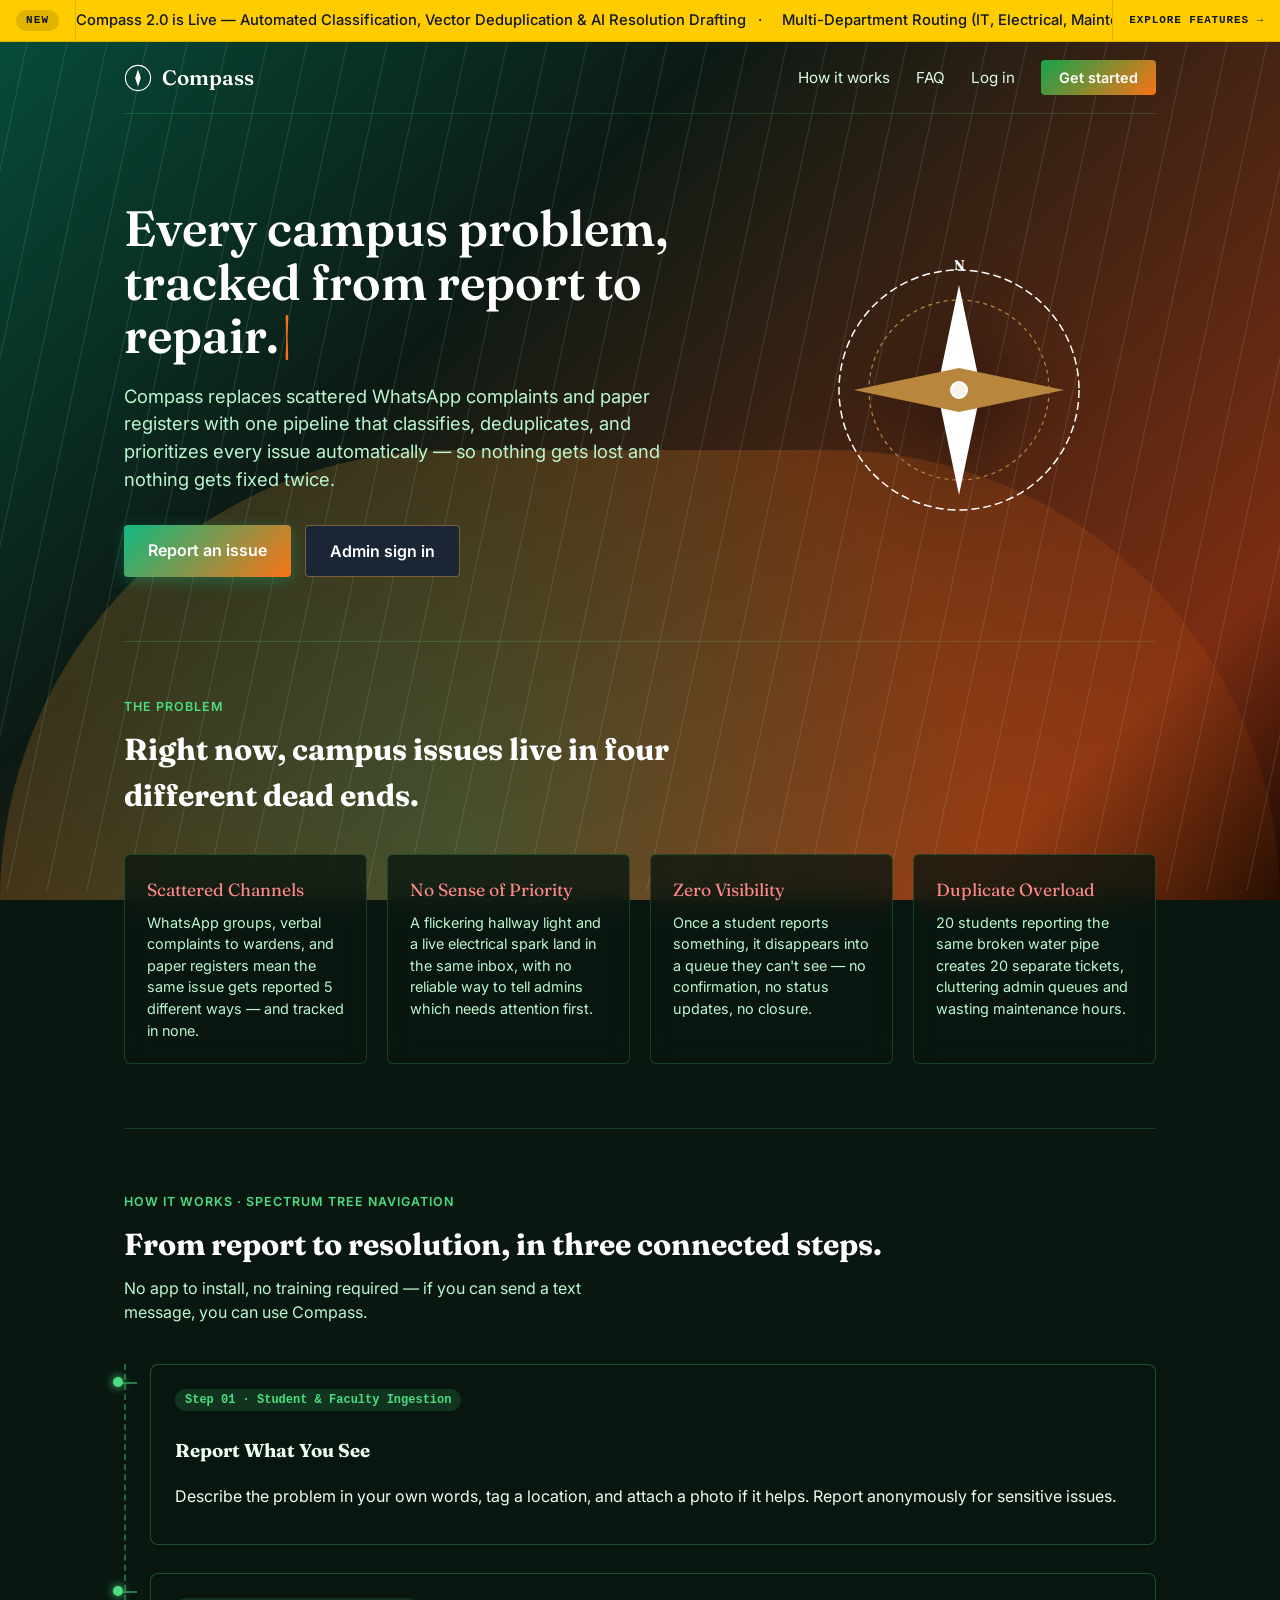
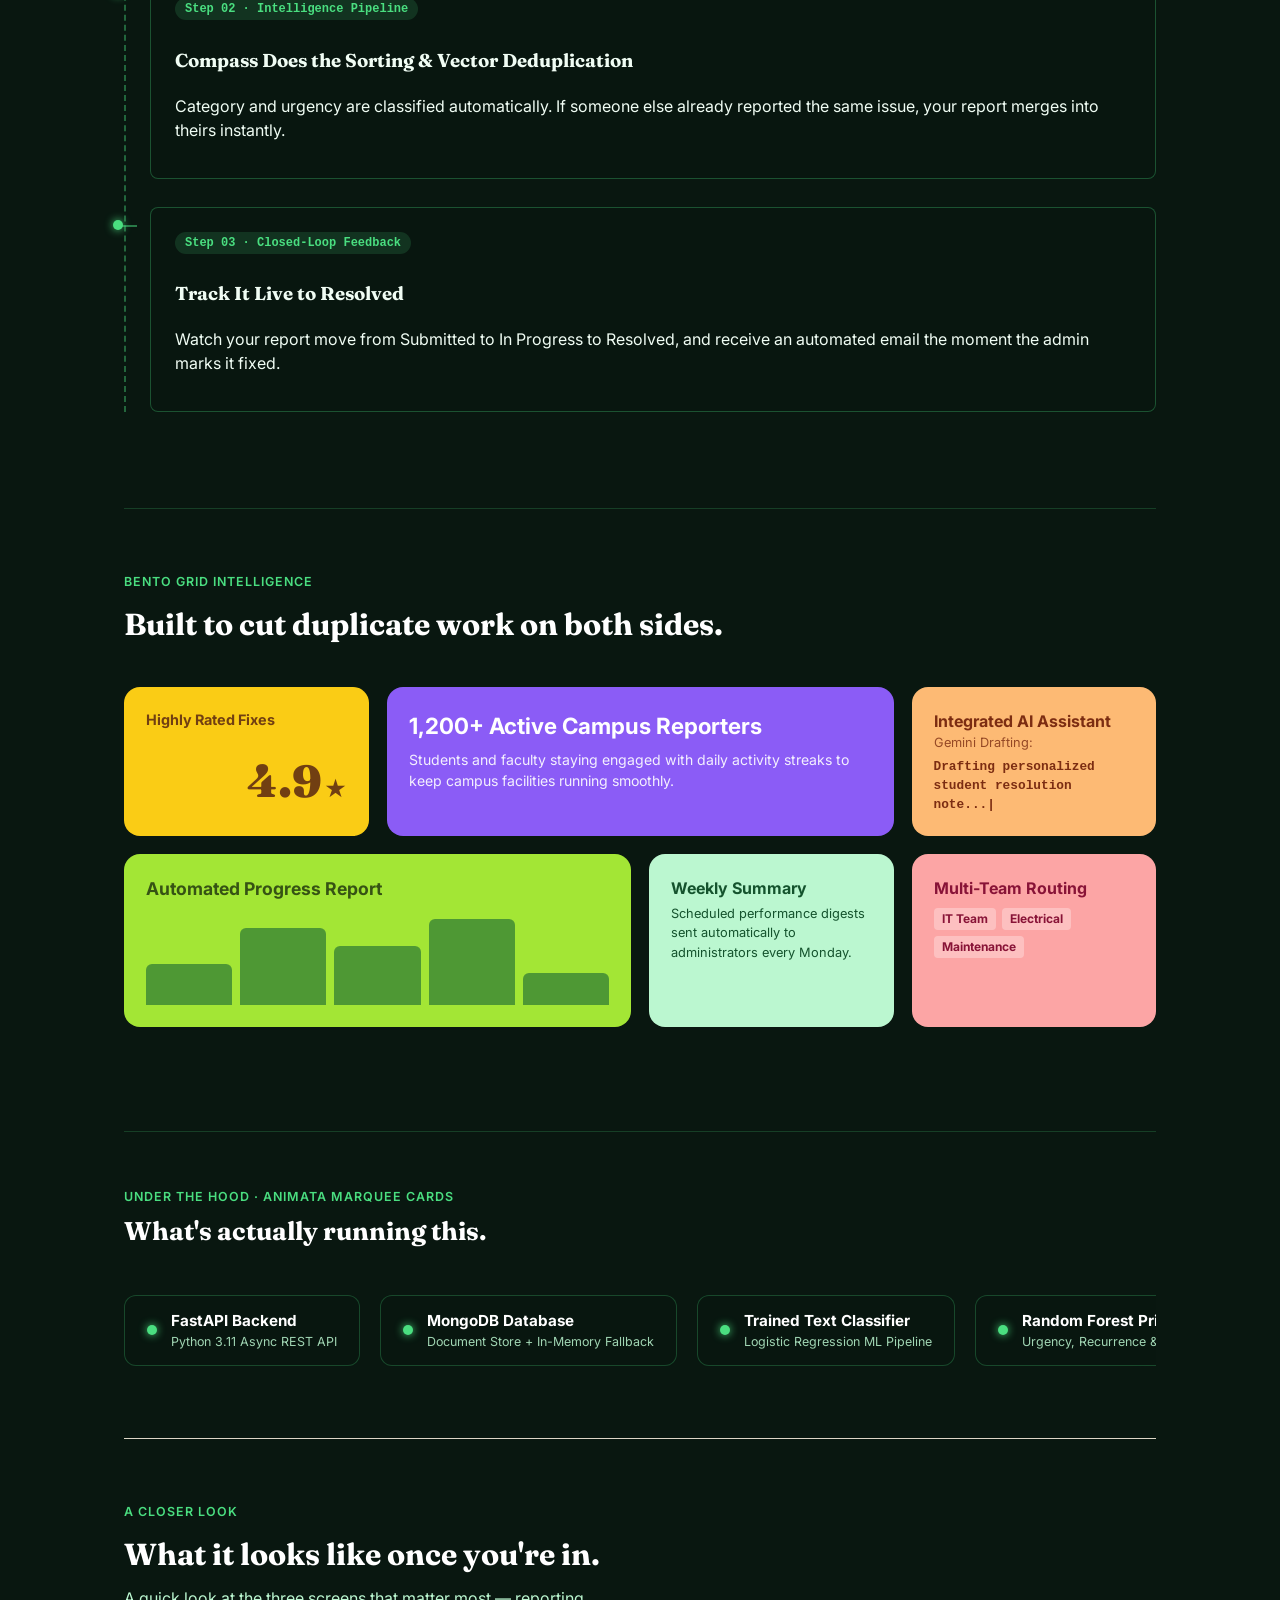
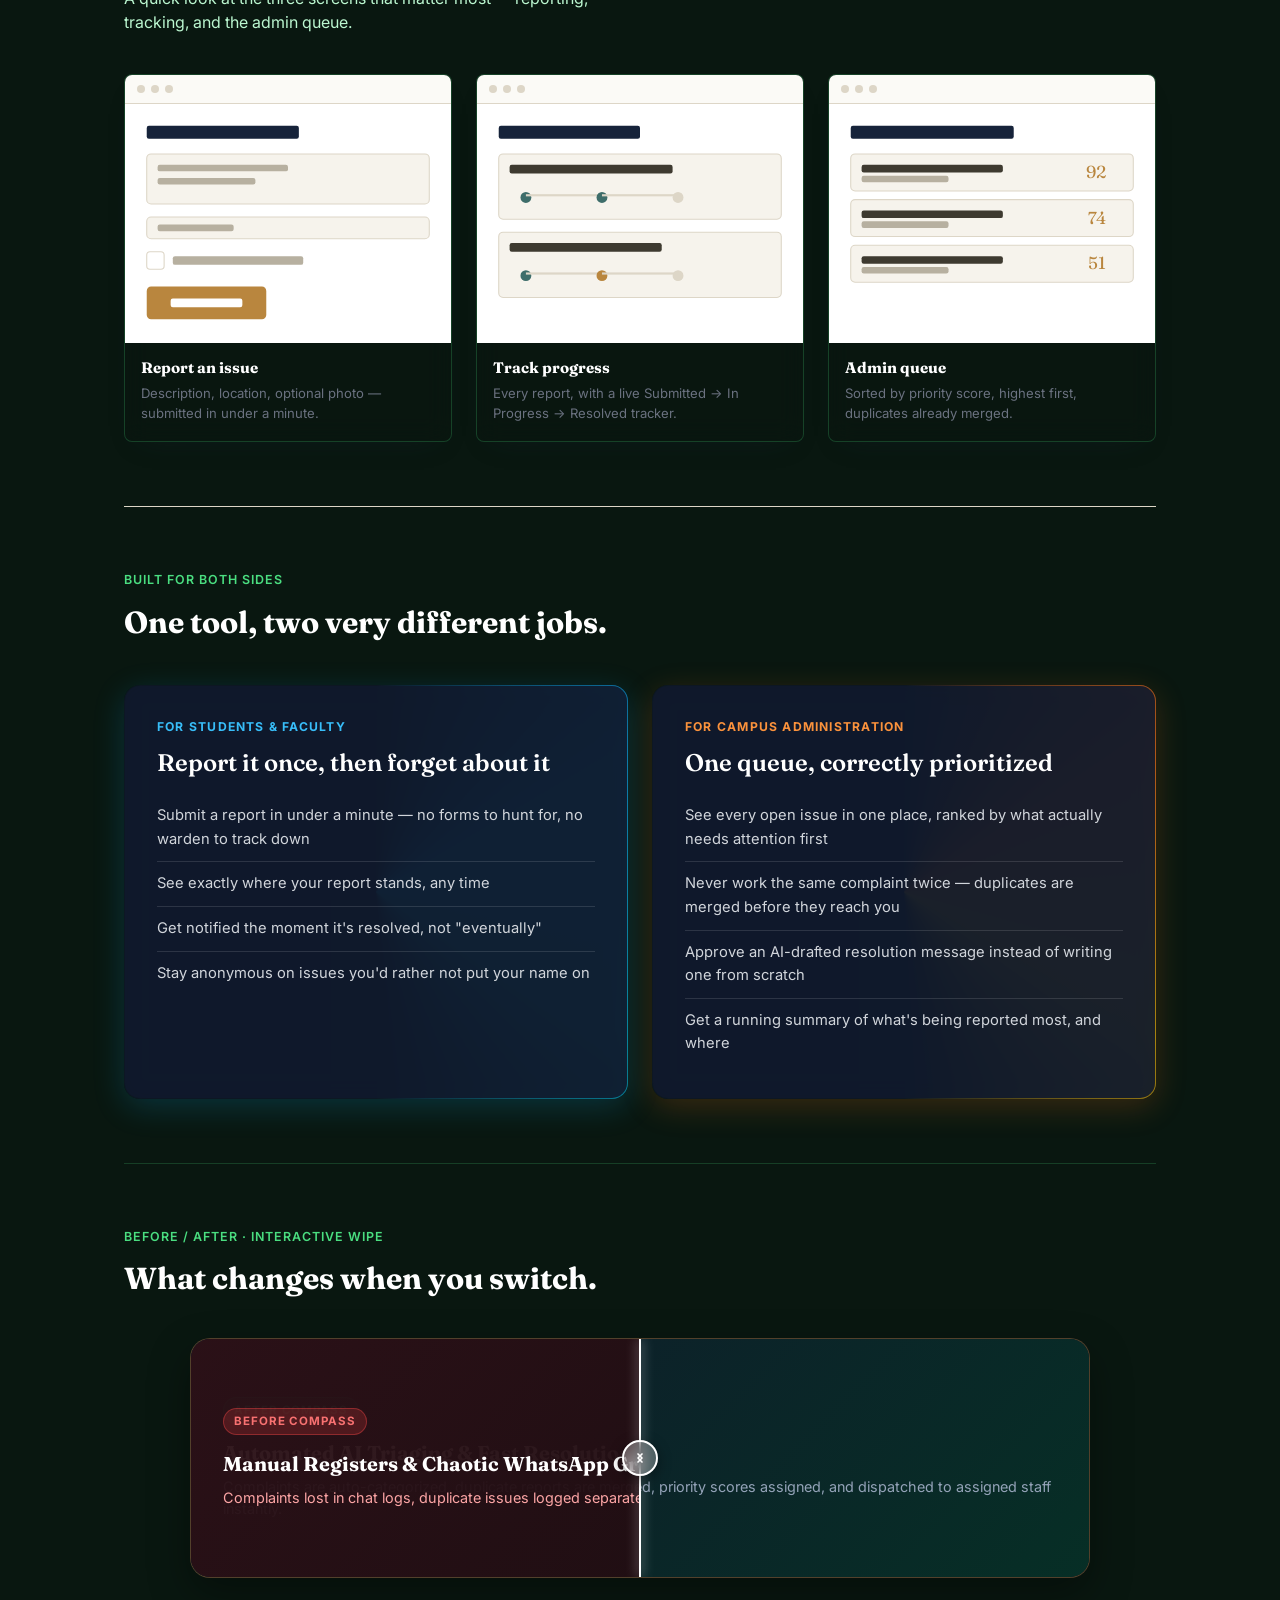
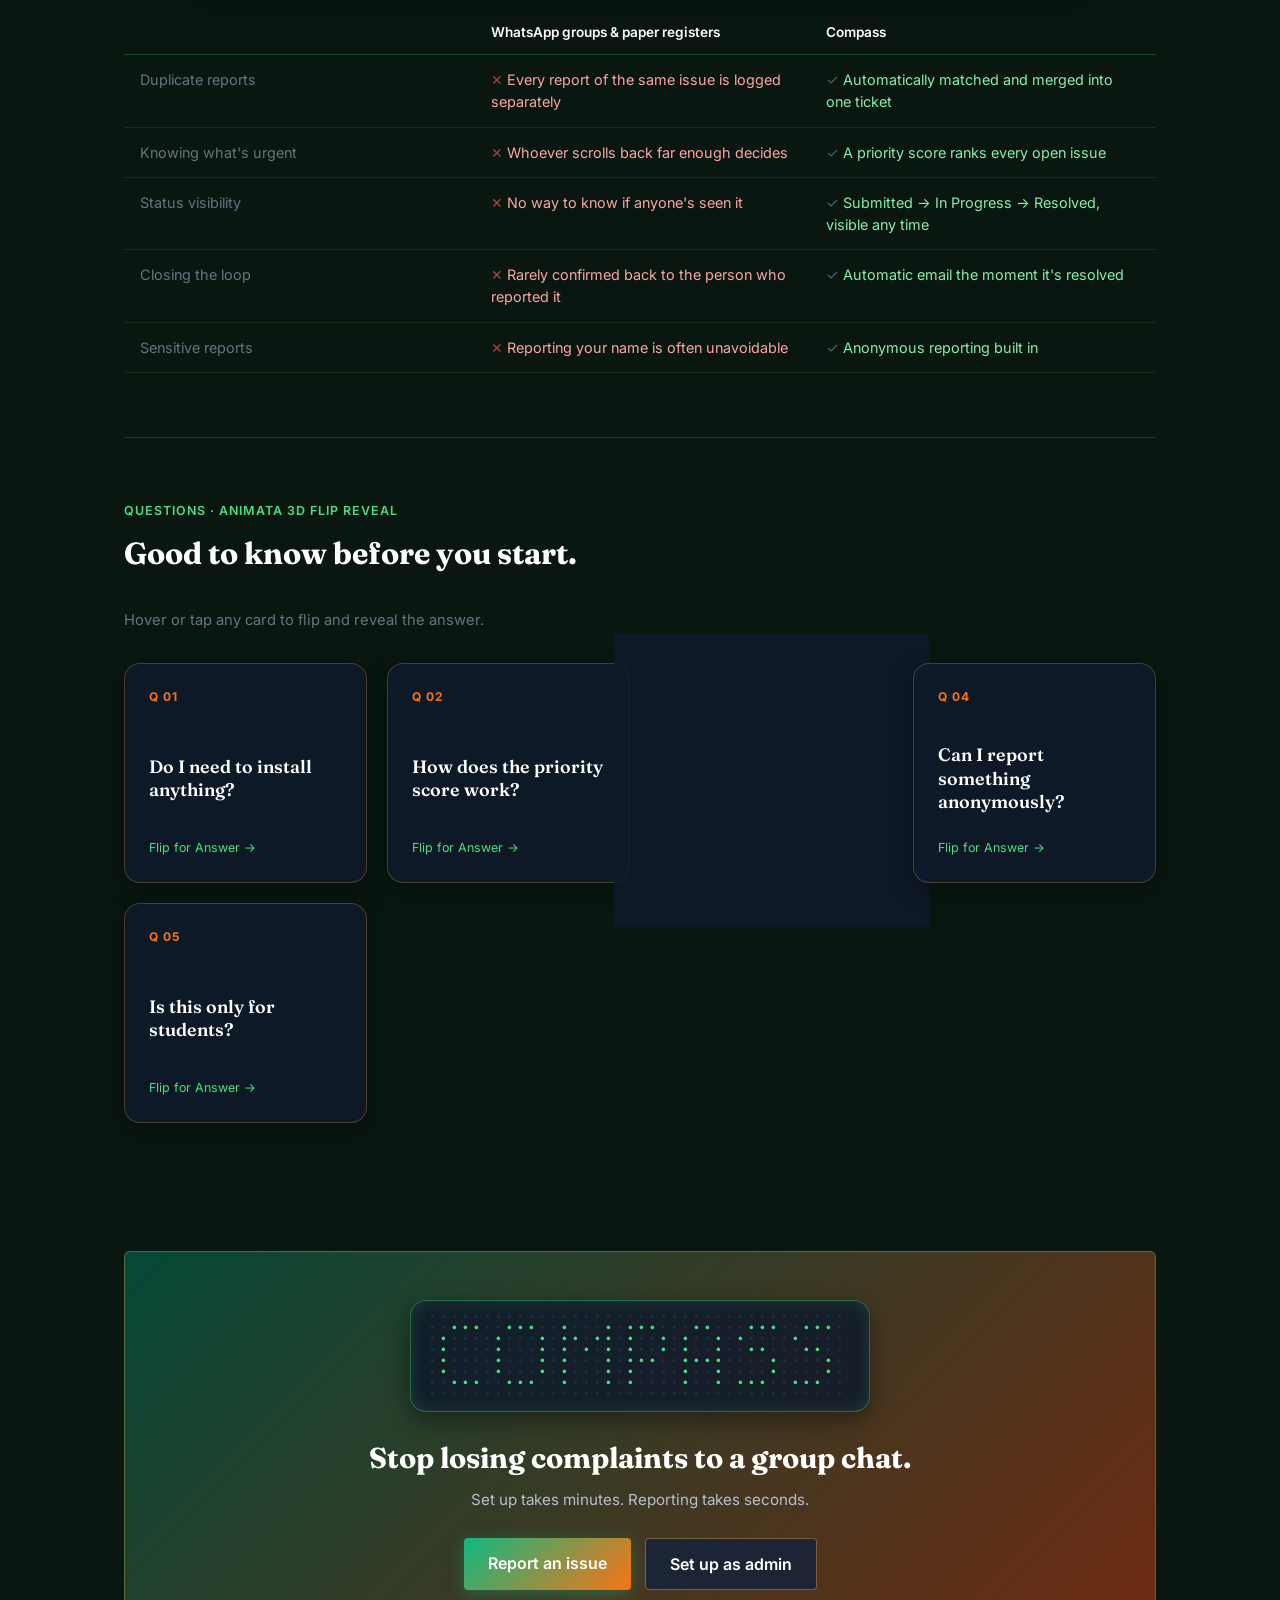
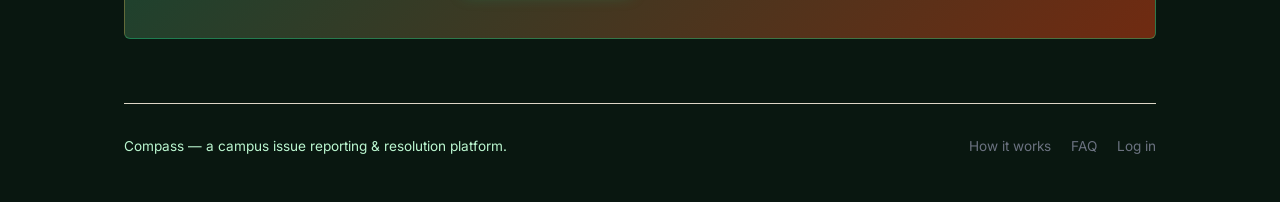
<file: index.html>
<!doctype html>
<html lang="en">
<head>
<meta charset="UTF-8">
<meta name="viewport" content="width=device-width, initial-scale=1.0">
<title>Compass — Campus issue tracking</title>
<meta name="description" content="Compass replaces scattered WhatsApp complaints and paper registers with one pipeline that classifies, deduplicates, and prioritizes every campus issue automatically.">
<link rel="stylesheet" href="css/style.css">
</head>
<body class="landing-page">
<div id="animatedBeamBg" class="animated-beam-bg"></div>

<!-- 1. ANNOUNCEMENT RIBBON -->
<div class="announcement-ribbon">
  <div class="ribbon-badge"><span>NEW</span></div>
  <div class="ribbon-marquee-wrapper">
    <div class="marquee-track">
      <span class="marquee-item"><span>Compass 2.0 is Live — Automated Classification, Vector Deduplication &amp; AI Resolution Drafting</span><span>&middot;</span></span>
      <span class="marquee-item"><span>Multi-Department Routing (IT, Electrical, Maintenance, Hostel, Safety)</span><span>&middot;</span></span>
      <span class="marquee-item"><span>Real-time Issue Forecasting &amp; Predictive Risk Analytics</span><span>&middot;</span></span>
      <span class="marquee-item"><span>Compass 2.0 is Live — Automated Classification, Vector Deduplication &amp; AI Resolution Drafting</span><span>&middot;</span></span>
      <span class="marquee-item"><span>Multi-Department Routing (IT, Electrical, Maintenance, Hostel, Safety)</span><span>&middot;</span></span>
      <span class="marquee-item"><span>Real-time Issue Forecasting &amp; Predictive Risk Analytics</span><span>&middot;</span></span>
    </div>
  </div>
  <a href="#how" class="ribbon-cta">Explore Features &rarr;</a>
</div>

<div class="wrap">
  <header class="topbar">
    <a href="index.html" class="brand" id="brandIcon">Compass</a>
    <nav>
      <a href="#how">How it works</a>
      <a href="#faq">FAQ</a>
      <a href="login.html">Log in</a>
      <a href="login.html?tab=register" class="cta">Get started</a>
    </nav>
  </header>

  <!-- HERO -->
  <section class="hero">
    <div>
      <h1>Every campus problem, <span data-slot="typewriter" class="typewriter-grid"><span class="sr-only">tracked from report to repair.</span><span aria-hidden="true" class="typewriter-invisible">classified by AI in seconds.<span class="typewriter-cursor font-light">|</span></span><span aria-hidden="true" class="typewriter-visible"><span class="typewriter-text"></span><span class="typewriter-cursor font-light">|</span></span></span></h1>
      <p>Compass replaces scattered WhatsApp complaints and paper registers with one pipeline that classifies, deduplicates, and prioritizes every issue automatically — so nothing gets lost and nothing gets fixed twice.</p>
      <div class="hero-actions">
        <a href="login.html?tab=register&role=student" class="btn btn-primary">Report an issue</a>
        <a href="login.html?tab=login&role=admin" class="btn btn-secondary">Admin sign in</a>
      </div>
    </div>
    <svg class="compass-art" viewBox="0 0 300 300" fill="none" xmlns="http://www.w3.org/2000/svg">
      <circle class="compass-ring-outer" cx="150" cy="150" r="120" stroke="#16233A" stroke-width="1.5" stroke-dasharray="8 4"/>
      <circle class="compass-ring-inner" cx="150" cy="150" r="90" stroke="#B9863E" stroke-width="1.2" stroke-dasharray="4 4"/>
      <g class="compass-needles">
        <path class="compass-needle-v" d="M150 45 L172 150 L150 255 L128 150 Z" fill="#16233A"/>
        <path class="compass-needle-h" d="M45 150 L150 128 L255 150 L150 172 Z" fill="#B9863E"/>
      </g>
      <circle class="compass-center-glow" cx="150" cy="150" r="14" fill="rgba(185, 134, 62, 0.25)"/>
      <circle cx="150" cy="150" r="8" fill="#F6F3EC" stroke="#16233A" stroke-width="2"/>
      <text x="150" y="30" text-anchor="middle" font-family="Fraunces, serif" font-size="14" font-weight="700" fill="#16233A">N</text>
    </svg>
  </section>

  <!-- PROBLEM FRAMING -->
  <section class="problem">
    <div class="section-label">The Problem</div>
    <h2>Right now, campus issues live in four different dead ends.</h2>
    <div class="problem-grid" style="grid-template-columns: repeat(4, 1fr); gap: 20px; margin-top: 24px;">
      <div class="problem-card">
        <p class="k">Scattered Channels</p>
        <p>WhatsApp groups, verbal complaints to wardens, and paper registers mean the same issue gets reported 5 different ways — and tracked in none.</p>
      </div>
      <div class="problem-card">
        <p class="k">No Sense of Priority</p>
        <p>A flickering hallway light and a live electrical spark land in the same inbox, with no reliable way to tell admins which needs attention first.</p>
      </div>
      <div class="problem-card">
        <p class="k">Zero Visibility</p>
        <p>Once a student reports something, it disappears into a queue they can't see — no confirmation, no status updates, no closure.</p>
      </div>
      <div class="problem-card">
        <p class="k">Duplicate Overload</p>
        <p>20 students reporting the same broken water pipe creates 20 separate tickets, cluttering admin queues and wasting maintenance hours.</p>
      </div>
    </div>
  </section>

  <!-- 3. TREE NAVIGATION: HOW IT WORKS -->
  <section class="how" id="how">
    <div class="section-label">How It Works &middot; Spectrum Tree Navigation</div>
    <h2>From report to resolution, in three connected steps.</h2>
    <p class="how-lede">No app to install, no training required — if you can send a text message, you can use Compass.</p>

    <div class="tree-nav-container">
      <div class="tree-nav-item">
        <div class="tree-nav-card">
          <span class="tree-nav-badge">Step 01 &middot; Student &amp; Faculty Ingestion</span>
          <h3>Report What You See</h3>
          <p>Describe the problem in your own words, tag a location, and attach a photo if it helps. Report anonymously for sensitive issues.</p>
        </div>
      </div>
      <div class="tree-nav-item">
        <div class="tree-nav-card">
          <span class="tree-nav-badge">Step 02 &middot; Intelligence Pipeline</span>
          <h3>Compass Does the Sorting &amp; Vector Deduplication</h3>
          <p>Category and urgency are classified automatically. If someone else already reported the same issue, your report merges into theirs instantly.</p>
        </div>
      </div>
      <div class="tree-nav-item">
        <div class="tree-nav-card">
          <span class="tree-nav-badge">Step 03 &middot; Closed-Loop Feedback</span>
          <h3>Track It Live to Resolved</h3>
          <p>Watch your report move from Submitted to In Progress to Resolved, and receive an automated email the moment the admin marks it fixed.</p>
        </div>
      </div>
    </div>
  </section>

  <!-- 4. BENTO GRID EIGHT: FEATURES & INTELLIGENCE -->
  <section class="how">
    <div class="section-label">Bento Grid Intelligence</div>
    <h2>Built to cut duplicate work on both sides.</h2>
    <div class="bento-grid-eight">
      <div class="bento-card bento-yellow">
        <div style="font-weight:700;font-size:0.9rem;">Highly Rated Fixes</div>
        <div style="margin-top:auto;display:flex;justify-content:flex-end;align-items:baseline;">
          <div style="font-family:'Fraunces',serif;font-size:2.8rem;font-weight:900;">4.9</div>
          <sup style="font-size:1.4rem;margin-left:2px;">★</sup>
        </div>
      </div>
      <div class="bento-card bento-violet bento-span-2">
        <strong style="font-size:1.4rem;font-weight:700;">1,200+ Active Campus Reporters</strong>
        <p style="font-size:0.88rem;opacity:0.9;margin-top:6px;">Students and faculty staying engaged with daily activity streaks to keep campus facilities running smoothly.</p>
      </div>
      <div class="bento-card bento-orange">
        <strong style="font-size:1rem;font-weight:700;">Integrated AI Assistant</strong>
        <div style="margin-top:auto;font-size:0.8rem;">
          <div style="opacity:0.8;margin-bottom:4px;">Gemini Drafting:</div>
          <div style="font-family:monospace;font-weight:600;" class="typing-cursor">Drafting personalized student resolution note...</div>
        </div>
      </div>
      <div class="bento-card bento-lime bento-span-2">
        <strong style="font-size:1.1rem;font-weight:700;">Automated Progress Report</strong>
        <div class="bento-bar-chart">
          <div class="bento-bar" style="height: 45%;" title="WiFi: 45%"></div>
          <div class="bento-bar" style="height: 85%;" title="Electrical: 85%"></div>
          <div class="bento-bar" style="height: 65%;" title="Plumbing: 65%"></div>
          <div class="bento-bar" style="height: 95%;" title="Hostel: 95%"></div>
          <div class="bento-bar" style="height: 35%;" title="Safety: 35%"></div>
        </div>
      </div>
      <div class="bento-card bento-green">
        <strong style="font-size:1rem;font-weight:700;">Weekly Summary</strong>
        <p style="font-size:0.8rem;margin-top:4px;">Scheduled performance digests sent automatically to administrators every Monday.</p>
      </div>
      <div class="bento-card bento-rose">
        <strong style="font-size:1rem;font-weight:700;">Multi-Team Routing</strong>
        <div style="display:flex;gap:6px;flex-wrap:wrap;margin-top:8px;font-size:0.75rem;font-weight:700;">
          <span style="background:rgba(255,255,255,0.3);padding:2px 8px;border-radius:4px;">IT Team</span>
          <span style="background:rgba(255,255,255,0.3);padding:2px 8px;border-radius:4px;">Electrical</span>
          <span style="background:rgba(255,255,255,0.3);padding:2px 8px;border-radius:4px;">Maintenance</span>
        </div>
      </div>
    </div>
  </section>

  <!-- 5. MARQUEE CARDS: TECH STACK -->
  <section class="stack">
    <div class="section-label">Under the Hood &middot; Animata Marquee Cards</div>
    <h2>What's actually running this.</h2>
    <div class="marquee-container">
      <div class="marquee-track">
        <div class="marquee-card shiny-card">
          <span class="dot"></span>
          <div>
            <div class="marquee-card-title">FastAPI Backend</div>
            <div class="marquee-card-sub">Python 3.11 Async REST API</div>
          </div>
        </div>
        <div class="marquee-card shiny-card">
          <span class="dot"></span>
          <div>
            <div class="marquee-card-title">MongoDB Database</div>
            <div class="marquee-card-sub">Document Store + In-Memory Fallback</div>
          </div>
        </div>
        <div class="marquee-card shiny-card">
          <span class="dot"></span>
          <div>
            <div class="marquee-card-title">Trained Text Classifier</div>
            <div class="marquee-card-sub">Logistic Regression ML Pipeline</div>
          </div>
        </div>
        <div class="marquee-card shiny-card">
          <span class="dot"></span>
          <div>
            <div class="marquee-card-title">Random Forest Priority</div>
            <div class="marquee-card-sub">Urgency, Recurrence &amp; Days Open</div>
          </div>
        </div>
        <div class="marquee-card shiny-card">
          <span class="dot"></span>
          <div>
            <div class="marquee-card-title">ChromaDB Vector Store</div>
            <div class="marquee-card-sub">Semantic Embeddings &amp; Deduplication</div>
          </div>
        </div>
        <div class="marquee-card shiny-card">
          <span class="dot"></span>
          <div>
            <div class="marquee-card-title">Google Gemini AI Engine</div>
            <div class="marquee-card-sub">Q&amp;A Chatbot &amp; Resolution Drafting</div>
          </div>
        </div>
        <div class="marquee-card shiny-card">
          <span class="dot"></span>
          <div>
            <div class="marquee-card-title">CLIP Zero-Shot Vision</div>
            <div class="marquee-card-sub">Automated Photo Classification</div>
          </div>
        </div>
        <div class="marquee-card shiny-card">
          <span class="dot"></span>
          <div>
            <div class="marquee-card-title">APScheduler Engine</div>
            <div class="marquee-card-sub">Background Jobs &amp; Weekly Summary</div>
          </div>
        </div>

        <!-- Repeated set for seamless infinite marquee loop -->
        <div class="marquee-card shiny-card">
          <span class="dot"></span>
          <div>
            <div class="marquee-card-title">FastAPI Backend</div>
            <div class="marquee-card-sub">Python 3.11 Async REST API</div>
          </div>
        </div>
        <div class="marquee-card shiny-card">
          <span class="dot"></span>
          <div>
            <div class="marquee-card-title">MongoDB Database</div>
            <div class="marquee-card-sub">Document Store + In-Memory Fallback</div>
          </div>
        </div>
        <div class="marquee-card shiny-card">
          <span class="dot"></span>
          <div>
            <div class="marquee-card-title">Trained Text Classifier</div>
            <div class="marquee-card-sub">Logistic Regression ML Pipeline</div>
          </div>
        </div>
        <div class="marquee-card shiny-card">
          <span class="dot"></span>
          <div>
            <div class="marquee-card-title">Random Forest Priority</div>
            <div class="marquee-card-sub">Urgency, Recurrence &amp; Days Open</div>
          </div>
        </div>
        <div class="marquee-card shiny-card">
          <span class="dot"></span>
          <div>
            <div class="marquee-card-title">ChromaDB Vector Store</div>
            <div class="marquee-card-sub">Semantic Embeddings &amp; Deduplication</div>
          </div>
        </div>
        <div class="marquee-card shiny-card">
          <span class="dot"></span>
          <div>
            <div class="marquee-card-title">Google Gemini AI Engine</div>
            <div class="marquee-card-sub">Q&amp;A Chatbot &amp; Resolution Drafting</div>
          </div>
        </div>
        <div class="marquee-card shiny-card">
          <span class="dot"></span>
          <div>
            <div class="marquee-card-title">CLIP Zero-Shot Vision</div>
            <div class="marquee-card-sub">Automated Photo Classification</div>
          </div>
        </div>
        <div class="marquee-card shiny-card">
          <span class="dot"></span>
          <div>
            <div class="marquee-card-title">APScheduler Engine</div>
            <div class="marquee-card-sub">Background Jobs &amp; Weekly Summary</div>
          </div>
        </div>
      </div>
    </div>
  </section>

  <!-- PRODUCT PREVIEW -->
  <section class="preview">
    <div class="section-label">A closer look</div>
    <h2>What it looks like once you're in.</h2>
    <p class="preview-lede">A quick look at the three screens that matter most — reporting, tracking, and the admin queue.</p>
    <div class="screen-grid">

      <div class="screen-box">
        <div class="screen-chrome"><span></span><span></span><span></span></div>
        <div class="screen-body">
          <svg viewBox="0 0 300 220" xmlns="http://www.w3.org/2000/svg">
            <rect width="300" height="220" fill="#FFFFFF"/>
            <rect x="20" y="20" width="140" height="12" rx="2" fill="#16233A"/>
            <rect x="20" y="46" width="260" height="46" rx="4" fill="#F6F3EC" stroke="#DDD6C7"/>
            <rect x="30" y="56" width="120" height="6" rx="2" fill="#B7B0A0"/>
            <rect x="30" y="68" width="90" height="6" rx="2" fill="#B7B0A0"/>
            <rect x="20" y="104" width="260" height="20" rx="4" fill="#F6F3EC" stroke="#DDD6C7"/>
            <rect x="30" y="111" width="70" height="6" rx="2" fill="#B7B0A0"/>
            <rect x="20" y="136" width="16" height="16" rx="3" fill="#fff" stroke="#DDD6C7"/>
            <rect x="44" y="140" width="120" height="8" rx="2" fill="#B7B0A0"/>
            <rect x="20" y="168" width="110" height="30" rx="4" fill="#B9863E"/>
            <rect x="42" y="179" width="66" height="8" rx="2" fill="#FFFFFF"/>
          </svg>
        </div>
        <div class="screen-caption">
          <h3>Report an issue</h3>
          <p>Description, location, optional photo — submitted in under a minute.</p>
        </div>
      </div>

      <div class="screen-box">
        <div class="screen-chrome"><span></span><span></span><span></span></div>
        <div class="screen-body">
          <svg viewBox="0 0 300 220" xmlns="http://www.w3.org/2000/svg">
            <rect width="300" height="220" fill="#FFFFFF"/>
            <rect x="20" y="20" width="130" height="12" rx="2" fill="#16233A"/>
            <rect x="20" y="46" width="260" height="60" rx="4" fill="#F6F3EC" stroke="#DDD6C7"/>
            <rect x="30" y="56" width="150" height="8" rx="2" fill="#3E3A30"/>
            <circle cx="45" cy="86" r="5" fill="#3E6D6A"/>
            <rect x="45" y="83" width="70" height="2" fill="#DDD6C7"/>
            <circle cx="115" cy="86" r="5" fill="#3E6D6A"/>
            <rect x="115" y="83" width="70" height="2" fill="#DDD6C7"/>
            <circle cx="185" cy="86" r="5" fill="#DDD6C7"/>
            <rect x="20" y="118" width="260" height="60" rx="4" fill="#F6F3EC" stroke="#DDD6C7"/>
            <rect x="30" y="128" width="140" height="8" rx="2" fill="#3E3A30"/>
            <circle cx="45" cy="158" r="5" fill="#3E6D6A"/>
            <rect x="45" y="155" width="70" height="2" fill="#DDD6C7"/>
            <circle cx="115" cy="158" r="5" fill="#B9863E"/>
            <rect x="115" y="155" width="70" height="2" fill="#DDD6C7"/>
            <circle cx="185" cy="158" r="5" fill="#DDD6C7"/>
          </svg>
        </div>
        <div class="screen-caption">
          <h3>Track progress</h3>
          <p>Every report, with a live Submitted → In Progress → Resolved tracker.</p>
        </div>
      </div>

      <div class="screen-box">
        <div class="screen-chrome"><span></span><span></span><span></span></div>
        <div class="screen-body">
          <svg viewBox="0 0 300 220" xmlns="http://www.w3.org/2000/svg">
            <rect width="300" height="220" fill="#FFFFFF"/>
            <rect x="20" y="20" width="150" height="12" rx="2" fill="#16233A"/>
            <rect x="20" y="46" width="260" height="34" rx="4" fill="#F6F3EC" stroke="#DDD6C7"/>
            <rect x="30" y="56" width="130" height="7" rx="2" fill="#3E3A30"/>
            <rect x="30" y="66" width="80" height="6" rx="2" fill="#B7B0A0"/>
            <text x="255" y="68" font-family="Fraunces, serif" font-size="16" fill="#B9863E" text-anchor="end">92</text>
            <rect x="20" y="88" width="260" height="34" rx="4" fill="#F6F3EC" stroke="#DDD6C7"/>
            <rect x="30" y="98" width="130" height="7" rx="2" fill="#3E3A30"/>
            <rect x="30" y="108" width="80" height="6" rx="2" fill="#B7B0A0"/>
            <text x="255" y="110" font-family="Fraunces, serif" font-size="16" fill="#B9863E" text-anchor="end">74</text>
            <rect x="20" y="130" width="260" height="34" rx="4" fill="#F6F3EC" stroke="#DDD6C7"/>
            <rect x="30" y="140" width="130" height="7" rx="2" fill="#3E3A30"/>
            <rect x="30" y="150" width="80" height="6" rx="2" fill="#B7B0A0"/>
            <text x="255" y="152" font-family="Fraunces, serif" font-size="16" fill="#B9863E" text-anchor="end">51</text>
          </svg>
        </div>
        <div class="screen-caption">
          <h3>Admin queue</h3>
          <p>Sorted by priority score, highest first, duplicates already merged.</p>
        </div>
      </div>

    </div>
  </section>


  <!-- FOR STUDENTS / FOR ADMINS -->
  <section class="split-section">
    <div class="section-label">Built for both sides</div>
    <h2>One tool, two very different jobs.</h2>
    <div class="split-grid">
      <!-- BeamCard Student & Faculty (Ocean Variant + Pulse Outside) -->
      <div data-slot="beam-card" class="beam-card-container beam-size-pulse-outside beam-variant-ocean">
        <div class="beam-card-light" aria-hidden="true"></div>
        <div class="beam-card-inner">
          <span class="beam-card-eyebrow">FOR STUDENTS &amp; FACULTY</span>
          <h3 class="beam-card-title">Report it once, then forget about it</h3>
          <div class="beam-card-description">
            <ul>
              <li>Submit a report in under a minute — no forms to hunt for, no warden to track down</li>
              <li>See exactly where your report stands, any time</li>
              <li>Get notified the moment it's resolved, not "eventually"</li>
              <li>Stay anonymous on issues you'd rather not put your name on</li>
            </ul>
          </div>
        </div>
      </div>

      <!-- BeamCard Campus Administration (Amber / Sunset Variant + Pulse Outside) -->
      <div data-slot="beam-card" class="beam-card-container beam-size-pulse-outside beam-variant-amber">
        <div class="beam-card-light" aria-hidden="true"></div>
        <div class="beam-card-inner">
          <span class="beam-card-eyebrow">FOR CAMPUS ADMINISTRATION</span>
          <h3 class="beam-card-title">One queue, correctly prioritized</h3>
          <div class="beam-card-description">
            <ul>
              <li>See every open issue in one place, ranked by what actually needs attention first</li>
              <li>Never work the same complaint twice — duplicates are merged before they reach you</li>
              <li>Approve an AI-drafted resolution message instead of writing one from scratch</li>
              <li>Get a running summary of what's being reported most, and where</li>
            </ul>
          </div>
        </div>
      </div>
    </div>
  </section>

  <!-- COMPARISON -->
  <section class="compare">
    <div class="section-label">Before / After &middot; Interactive Wipe</div>
    <h2>What changes when you switch.</h2>

    <!-- Velora CompareSlider Interactive Wipe -->
    <div class="compare-slider-container" id="compareSliderRoot">
      <!-- AFTER view (Background layer) -->
      <div class="compare-slider-after">
        <span class="compare-slide-badge after-badge">AFTER COMPASS</span>
        <h3 style="margin: 4px 0 8px; font-size: 1.25rem; font-weight: 700; color: #ffffff;">Automated AI Triaging &amp; Fast Resolution</h3>
        <p style="margin: 0; font-size: 0.9rem; color: #94a3b8; line-height: 1.5;">Complaints are auto-categorized, duplicate reports are merged, priority scores assigned, and dispatched to assigned staff instantly.</p>
      </div>

      <!-- BEFORE view (Foreground clipped layer) -->
      <div class="compare-slider-before" id="compareSliderBefore">
        <span class="compare-slide-badge before-badge">BEFORE COMPASS</span>
        <h3 style="margin: 4px 0 8px; font-size: 1.25rem; font-weight: 700; color: #ffffff;">Manual Registers &amp; Chaotic WhatsApp Groups</h3>
        <p style="margin: 0; font-size: 0.9rem; color: #fca5a5; line-height: 1.5;">Complaints lost in chat logs, duplicate issues logged separately, zero status tracking, and slow response times.</p>
      </div>

      <!-- Divider Line & Handle -->
      <div class="compare-slider-divider" id="compareSliderDivider">
        <div class="compare-slider-handle">
          <svg viewBox="0 0 24 24" fill="none" stroke="currentColor" stroke-width="2.5" stroke-linecap="round" stroke-linejoin="round">
            <polyline points="15 18 9 12 15 6"></polyline>
            <polyline points="9 18 15 12 9 6"></polyline>
          </svg>
        </div>
      </div>

      <!-- Interactive Range Input -->
      <input type="range" min="0" max="100" value="50" class="compare-slider-input" id="compareSliderInput" aria-label="Compare before and after Compass" />
    </div>
    <table class="compare-table">
      <thead>
        <tr><th></th><th>WhatsApp groups &amp; paper registers</th><th>Compass</th></tr>
      </thead>
      <tbody>
        <tr>
          <td>Duplicate reports</td>
          <td class="old-way">Every report of the same issue is logged separately</td>
          <td class="new-way">Automatically matched and merged into one ticket</td>
        </tr>
        <tr>
          <td>Knowing what's urgent</td>
          <td class="old-way">Whoever scrolls back far enough decides</td>
          <td class="new-way">A priority score ranks every open issue</td>
        </tr>
        <tr>
          <td>Status visibility</td>
          <td class="old-way">No way to know if anyone's seen it</td>
          <td class="new-way">Submitted → In Progress → Resolved, visible any time</td>
        </tr>
        <tr>
          <td>Closing the loop</td>
          <td class="old-way">Rarely confirmed back to the person who reported it</td>
          <td class="new-way">Automatic email the moment it's resolved</td>
        </tr>
        <tr>
          <td>Sensitive reports</td>
          <td class="old-way">Reporting your name is often unavoidable</td>
          <td class="new-way">Anonymous reporting built in</td>
        </tr>
      </tbody>
    </table>
  </section>


  <!-- FAQ / ANIMATA FLIP CARDS -->
  <section class="faq" id="faq">
    <div class="section-label">Questions &middot; Animata 3D Flip Reveal</div>
    <h2>Good to know before you start.</h2>
    <p style="color:var(--muted);font-size:0.92rem;margin-top:6px;">Hover or tap any card to flip and reveal the answer.</p>

    <div class="flip-card-stage">
      <!-- Card 1 -->
      <div class="group/card flip-card-item" data-slot="flip-card" onclick="this.classList.toggle('is-flipped')">
        <div class="flip-card-inner">
          <div class="flip-card-front">
            <span style="font-size:0.75rem;font-weight:700;text-transform:uppercase;letter-spacing:0.08em;color:#f97316;">Q 01</span>
            <h3 style="font-family:'Fraunces',serif;font-size:1.12rem;font-weight:600;color:#fff;margin:12px 0 0 0;line-height:1.3;">Do I need to install anything?</h3>
            <div style="font-size:0.78rem;color:#4ade80;display:flex;align-items:center;gap:4px;">Flip for Answer &rarr;</div>
          </div>
          <div class="flip-card-back">
            <h4 style="font-size:0.82rem;font-weight:700;text-transform:uppercase;letter-spacing:0.08em;color:#38bdf8;margin:0 0 6px 0;">Answer</h4>
            <p style="font-size:0.86rem;color:#e2e8f0;line-height:1.45;margin:0;">No. Compass runs in your browser — register with your campus email and you're in. Nothing to download or install.</p>
          </div>
        </div>
      </div>

      <!-- Card 2 -->
      <div class="group/card flip-card-item" data-slot="flip-card" onclick="this.classList.toggle('is-flipped')">
        <div class="flip-card-inner">
          <div class="flip-card-front">
            <span style="font-size:0.75rem;font-weight:700;text-transform:uppercase;letter-spacing:0.08em;color:#f97316;">Q 02</span>
            <h3 style="font-family:'Fraunces',serif;font-size:1.12rem;font-weight:600;color:#fff;margin:12px 0 0 0;line-height:1.3;">How does the priority score work?</h3>
            <div style="font-size:0.78rem;color:#4ade80;display:flex;align-items:center;gap:4px;">Flip for Answer &rarr;</div>
          </div>
          <div class="flip-card-back">
            <h4 style="font-size:0.82rem;font-weight:700;text-transform:uppercase;letter-spacing:0.08em;color:#38bdf8;margin:0 0 6px 0;">Answer</h4>
            <p style="font-size:0.86rem;color:#e2e8f0;line-height:1.45;margin:0;">It ranks issues using ML urgency sentiment, ticket duplicates count, and elapsed time — transparent and easy to explain.</p>
          </div>
        </div>
      </div>

      <!-- Card 3 -->
      <div class="group/card flip-card-item" data-slot="flip-card" onclick="this.classList.toggle('is-flipped')">
        <div class="flip-card-inner">
          <div class="flip-card-front">
            <span style="font-size:0.75rem;font-weight:700;text-transform:uppercase;letter-spacing:0.08em;color:#f97316;">Q 03</span>
            <h3 style="font-family:'Fraunces',serif;font-size:1.12rem;font-weight:600;color:#fff;margin:12px 0 0 0;line-height:1.3;">What happens after I submit a report?</h3>
            <div style="font-size:0.78rem;color:#4ade80;display:flex;align-items:center;gap:4px;">Flip for Answer &rarr;</div>
          </div>
          <div class="flip-card-back">
            <h4 style="font-size:0.82rem;font-weight:700;text-transform:uppercase;letter-spacing:0.08em;color:#38bdf8;margin:0 0 6px 0;">Answer</h4>
            <p style="font-size:0.86rem;color:#e2e8f0;line-height:1.45;margin:0;">It's classified automatically, merged into existing open issues if found, and updated live from Submitted to Resolved.</p>
          </div>
        </div>
      </div>

      <!-- Card 4 -->
      <div class="group/card flip-card-item" data-slot="flip-card" onclick="this.classList.toggle('is-flipped')">
        <div class="flip-card-inner">
          <div class="flip-card-front">
            <span style="font-size:0.75rem;font-weight:700;text-transform:uppercase;letter-spacing:0.08em;color:#f97316;">Q 04</span>
            <h3 style="font-family:'Fraunces',serif;font-size:1.12rem;font-weight:600;color:#fff;margin:12px 0 0 0;line-height:1.3;">Can I report something anonymously?</h3>
            <div style="font-size:0.78rem;color:#4ade80;display:flex;align-items:center;gap:4px;">Flip for Answer &rarr;</div>
          </div>
          <div class="flip-card-back">
            <h4 style="font-size:0.82rem;font-weight:700;text-transform:uppercase;letter-spacing:0.08em;color:#38bdf8;margin:0 0 6px 0;">Answer</h4>
            <p style="font-size:0.86rem;color:#e2e8f0;line-height:1.45;margin:0;">Yes — toggle "report anonymously" on the submission form. It's tracked and routed normally without your identity attached.</p>
          </div>
        </div>
      </div>

      <!-- Card 5 -->
      <div class="group/card flip-card-item" data-slot="flip-card" onclick="this.classList.toggle('is-flipped')">
        <div class="flip-card-inner">
          <div class="flip-card-front">
            <span style="font-size:0.75rem;font-weight:700;text-transform:uppercase;letter-spacing:0.08em;color:#f97316;">Q 05</span>
            <h3 style="font-family:'Fraunces',serif;font-size:1.12rem;font-weight:600;color:#fff;margin:12px 0 0 0;line-height:1.3;">Is this only for students?</h3>
            <div style="font-size:0.78rem;color:#4ade80;display:flex;align-items:center;gap:4px;">Flip for Answer &rarr;</div>
          </div>
          <div class="flip-card-back">
            <h4 style="font-size:0.82rem;font-weight:700;text-transform:uppercase;letter-spacing:0.08em;color:#38bdf8;margin:0 0 6px 0;">Answer</h4>
            <p style="font-size:0.86rem;color:#e2e8f0;line-height:1.45;margin:0;">No — faculty and staff can report through the same dashboard. Campus admins have separate queue management access.</p>
          </div>
        </div>
      </div>
    </div>
  </section>

  <!-- FINAL CTA & ANIMATA LED BOARD -->
  <div class="cta-banner">
    <!-- Animata LED Board Display -->
    <div class="led-board-wrapper" id="ledBoardContainer">
      <svg id="ledBoardSvg" class="led-board-svg" viewBox="0 0 65 15"></svg>
    </div>

    <h2>Stop losing complaints to a group chat.</h2>
    <p>Set up takes minutes. Reporting takes seconds.</p>

    <div class="hero-actions">
      <a href="login.html?tab=register&role=student" class="btn btn-primary btn-hover-effect">Report an issue</a>
      <a href="login.html?tab=register&role=admin" class="btn btn-secondary btn-hover-effect">Set up as admin</a>
    </div>
  </div>

  <footer>
    <div class="footer-grid">
      <div>Compass — a campus issue reporting &amp; resolution platform.</div>
      <div class="footer-links">
        <a href="#how">How it works</a>
        <a href="#faq">FAQ</a>
        <a href="login.html">Log in</a>
      </div>
    </div>
  </footer>
</div>

<script src="js/app.js"></script>
<script>
document.getElementById("brandIcon").innerHTML = COMPASS_ICON + "Compass";

function toggleFaq(btn) {
  const item = btn.closest(".faq-item");
  const wasOpen = item.classList.contains("open");
  document.querySelectorAll(".faq-item").forEach(i => i.classList.remove("open"));
  if (!wasOpen) item.classList.add("open");
}

// Animated Beam / Meteor Shower Background Generator
function initAnimatedBeam() {
  const container = document.getElementById("animatedBeamBg");
  if (!container) return;

  const prand = (n) => {
    const x = Math.sin(n * 127.1 + 311.7) * 43758.5453;
    return x - Math.floor(x);
  };
  const lerp = (min, max, t) => min + (max - min) * t;

  const LANES = 64;
  let html = '<div class="ab-glow"></div><div class="ab-lanes-container">';

  for (let i = 0; i < LANES; i++) {
    const laneIndex = i;
    const hasBeam = prand(laneIndex + 7) < 0.3;
    let beamHtml = '';

    if (hasBeam) {
      const beamIndex = laneIndex + 1;
      const fast = prand(beamIndex + 91) < 0.3;
      const duration = fast ? lerp(1.2, 3.2, prand(beamIndex)) : lerp(6, 14, prand(beamIndex));
      const delay = lerp(0, 9, prand(beamIndex + 13));
      const length = Math.round(lerp(24, 84, prand(beamIndex + 29)));
      const width = Math.round(lerp(3, 7, prand(beamIndex + 53)));
      const opacity = fast ? lerp(0.8, 1, prand(beamIndex + 71)) : lerp(0.35, 0.9, prand(beamIndex + 71));

      const styleVars = `--duration:${duration.toFixed(2)}s;--delay:${delay.toFixed(2)}s;--length:${length}px;--opacity:${opacity.toFixed(2)};width:${width}px;transform:translateY(-20%);animation:meteor var(--duration) var(--delay) ease-in-out infinite backwards;`;

      beamHtml = `
        <div class="ab-beam" style="${styleVars}">
          <div class="ab-streak-wrapper" style="height:var(--length);clip-path:polygon(54% 0, 54% 0, 60% 100%, 40% 100%);">
            <div class="ab-streak-inner"></div>
          </div>
        </div>
      `;
    }

    html += `
      <div class="ab-lane">
        <div class="ab-line">
          ${beamHtml}
        </div>
      </div>
    `;
  }

  html += '</div>';
  container.innerHTML = html;
}

// GitHub Card Shiny & Cursor Tracker Implementation (useMousePosition logic)
function initShinyCards() {
  const cards = document.querySelectorAll(".problem-card, .shiny-card");
  cards.forEach((card) => {
    card.classList.add("shiny-card");
    let rect = null;
    let frameId = null;
    let latestX = 0;
    let latestY = 0;

    const updateRect = () => {
      rect = card.getBoundingClientRect();
    };

    const flush = () => {
      frameId = null;
      if (rect) {
        card.style.setProperty("--x", `${latestX}px`);
        card.style.setProperty("--y", `${latestY}px`);
      }
    };

    const handlePointerMove = (e) => {
      if (!rect) updateRect();
      if (rect) {
        latestX = e.clientX - rect.left;
        latestY = e.clientY - rect.top;
        if (frameId === null) {
          frameId = requestAnimationFrame(flush);
        }
      }
    };

    card.addEventListener("pointerenter", updateRect);
    card.addEventListener("pointermove", handlePointerMove, { passive: true });
    window.addEventListener("resize", updateRect);
    window.addEventListener("scroll", updateRect, { passive: true, capture: true });
  });
}

// Velora TiltCard Animation (3D perspective tilt following cursor)
function initTiltCards() {
  const cards = document.querySelectorAll('.screen-box, [data-slot="tilt-card"]');
  const maxTilt = 12;

  cards.forEach((card) => {
    card.classList.add("tilt-card");
    let rect = null;
    let targetX = 0;
    let targetY = 0;
    let currentX = 0;
    let currentY = 0;
    let animId = null;

    const updateRect = () => {
      rect = card.getBoundingClientRect();
    };

    const updateTilt = () => {
      currentX += (targetX - currentX) * 0.12;
      currentY += (targetY - currentY) * 0.12;

      card.style.transform = `perspective(800px) rotateX(${currentX.toFixed(2)}deg) rotateY(${currentY.toFixed(2)}deg) scale3d(1.02, 1.02, 1.02)`;

      if (Math.abs(targetX - currentX) > 0.01 || Math.abs(targetY - currentY) > 0.01) {
        animId = requestAnimationFrame(updateTilt);
      } else {
        animId = null;
      }
    };

    const handleMouseMove = (e) => {
      if (!rect) updateRect();
      if (!rect) return;

      const px = (e.clientX - rect.left) / rect.width - 0.5;
      const py = (e.clientY - rect.top) / rect.height - 0.5;

      targetY = px * maxTilt * 2;
      targetX = -py * maxTilt * 2;

      if (!animId) {
        animId = requestAnimationFrame(updateTilt);
      }
    };

    const handleMouseLeave = () => {
      targetX = 0;
      targetY = 0;
      if (!animId) {
        animId = requestAnimationFrame(updateTilt);
      }
    };

    card.addEventListener("mouseenter", updateRect);
    card.addEventListener("mousemove", handleMouseMove);
    card.addEventListener("mouseleave", handleMouseLeave);
  });
}

function initTypewriter() {
  const container = document.querySelector('[data-slot="typewriter"]');
  if (!container) return;

  const words = [
    "tracked from report to repair.",
    "classified by AI in seconds.",
    "deduplicated automatically.",
    "resolved with zero dead ends."
  ];
  const typeSpeed = 70;
  const deleteSpeed = 40;
  const holdTime = 1800;
  const loop = true;

  const invisibleSpan = container.querySelector('.typewriter-invisible');
  const visibleTextSpan = container.querySelector('.typewriter-text');

  const longest = words.reduce((a, b) => (b.length > a.length ? b : a), "");
  if (invisibleSpan) {
    invisibleSpan.innerHTML = longest + '<span class="typewriter-cursor font-light">|</span>';
  }

  const reducedMotion = window.matchMedia && window.matchMedia('(prefers-reduced-motion: reduce)').matches;
  if (reducedMotion) {
    if (visibleTextSpan) visibleTextSpan.textContent = words[0];
    return;
  }

  let wordIndex = 0;
  let text = "";
  let deleting = false;

  function tick() {
    const word = words[wordIndex % words.length];

    if (!deleting && text.length < word.length) {
      text = word.slice(0, text.length + 1);
      if (visibleTextSpan) visibleTextSpan.textContent = text;
      setTimeout(tick, typeSpeed);
    } else if (!deleting && text.length === word.length) {
      const isLast = wordIndex === words.length - 1;
      if (loop || !isLast) {
        setTimeout(() => {
          deleting = true;
          tick();
        }, holdTime);
      }
    } else if (deleting && text.length > 0) {
      text = word.slice(0, text.length - 1);
      if (visibleTextSpan) visibleTextSpan.textContent = text;
      setTimeout(tick, deleteSpeed);
    } else if (deleting) {
      deleting = false;
      wordIndex = (wordIndex + 1) % words.length;
      setTimeout(tick, deleteSpeed);
    }
  }

  tick();
}

function initCompareSlider() {
  const sliderInput = document.getElementById("compareSliderInput");
  const sliderBefore = document.getElementById("compareSliderBefore");
  const sliderDivider = document.getElementById("compareSliderDivider");
  if (!sliderInput || !sliderBefore || !sliderDivider) return;

  const updatePosition = (val) => {
    sliderBefore.style.clipPath = `inset(0 ${100 - val}% 0 0)`;
    sliderDivider.style.left = `${val}%`;
  };

  sliderInput.addEventListener("input", (e) => {
    updatePosition(e.target.value);
  });
}

function initLedBoard() {
  const svg = document.getElementById("ledBoardSvg");
  if (!svg) return;

  const charMap = {
    C: [[0,1,1,1],[1,0,0,0],[1,0,0,0],[1,0,0,0],[1,0,0,0],[0,1,1,1]],
    O: [[0,1,1,1,0],[1,0,0,0,1],[1,0,0,0,1],[1,0,0,0,1],[1,0,0,0,1],[0,1,1,1,0]],
    M: [[1,0,0,0,1],[1,1,0,1,1],[1,0,1,0,1],[1,0,0,0,1],[1,0,0,0,1],[1,0,0,0,1]],
    P: [[1,1,1,0],[1,0,0,1],[1,0,0,1],[1,1,1,0],[1,0,0,0],[1,0,0,0]],
    A: [[0,1,1,0],[1,0,0,1],[1,0,0,1],[1,1,1,1],[1,0,0,1],[1,0,0,1]],
    S: [[0,1,1,1],[1,0,0,0],[0,1,1,0],[0,0,0,1],[0,0,0,1],[1,1,1,0]],
    " ": [[0,0],[0,0],[0,0],[0,0],[0,0],[0,0]]
  };

  const word = "COMPASS";
  const rows = 15;
  const wordArray = word.split("");
  const cols = wordArray.map(c => (charMap[c] || charMap[" "])[0].length + 1).reduce((a, b) => a + b, 1) * 2;

  const matrix = Array(rows).fill(null).map(() => Array(cols).fill(false));
  const startRow = 2;
  let startCol = 2;

  for (let c of wordArray) {
    const pattern = charMap[c] || charMap[" "];
    for (let r = 0; r < pattern.length; r++) {
      for (let col = 0; col < pattern[r].length; col++) {
        if (pattern[r][col]) {
          matrix[startRow + r * 2][startCol + col * 2] = true;
        }
      }
    }
    startCol += (pattern[0].length + 1) * 2;
  }

  let html = "";
  for (let r = 0; r < rows; r += 2) {
    for (let c = 0; c < cols; c += 2) {
      const isLit = matrix[r][c];
      const color = isLit ? "#4ade80" : "rgba(255,255,255,0.06)";
      const glowClass = isLit ? "animate-led" : "";
      const delay = Math.floor(Math.random() * 1200);
      html += `<circle cx="${c + 0.25}" cy="${r + 0.25}" r="0.32" fill="${color}" class="${glowClass}" style="animation-delay: ${delay}ms;" />`;
    }
  }

  svg.setAttribute("viewBox", `0 0 ${cols} ${rows}`);
  svg.innerHTML = html;
}

if (document.readyState === "loading") {
  document.addEventListener("DOMContentLoaded", () => {
    initAnimatedBeam();
    initShinyCards();
    initTiltCards();
    initTypewriter();
    initCompareSlider();
    initLedBoard();
  });
} else {
  initAnimatedBeam();
  initShinyCards();
  initTiltCards();
  initTypewriter();
  initCompareSlider();
  initLedBoard();
}
</script>
</body>
</html>
</file>
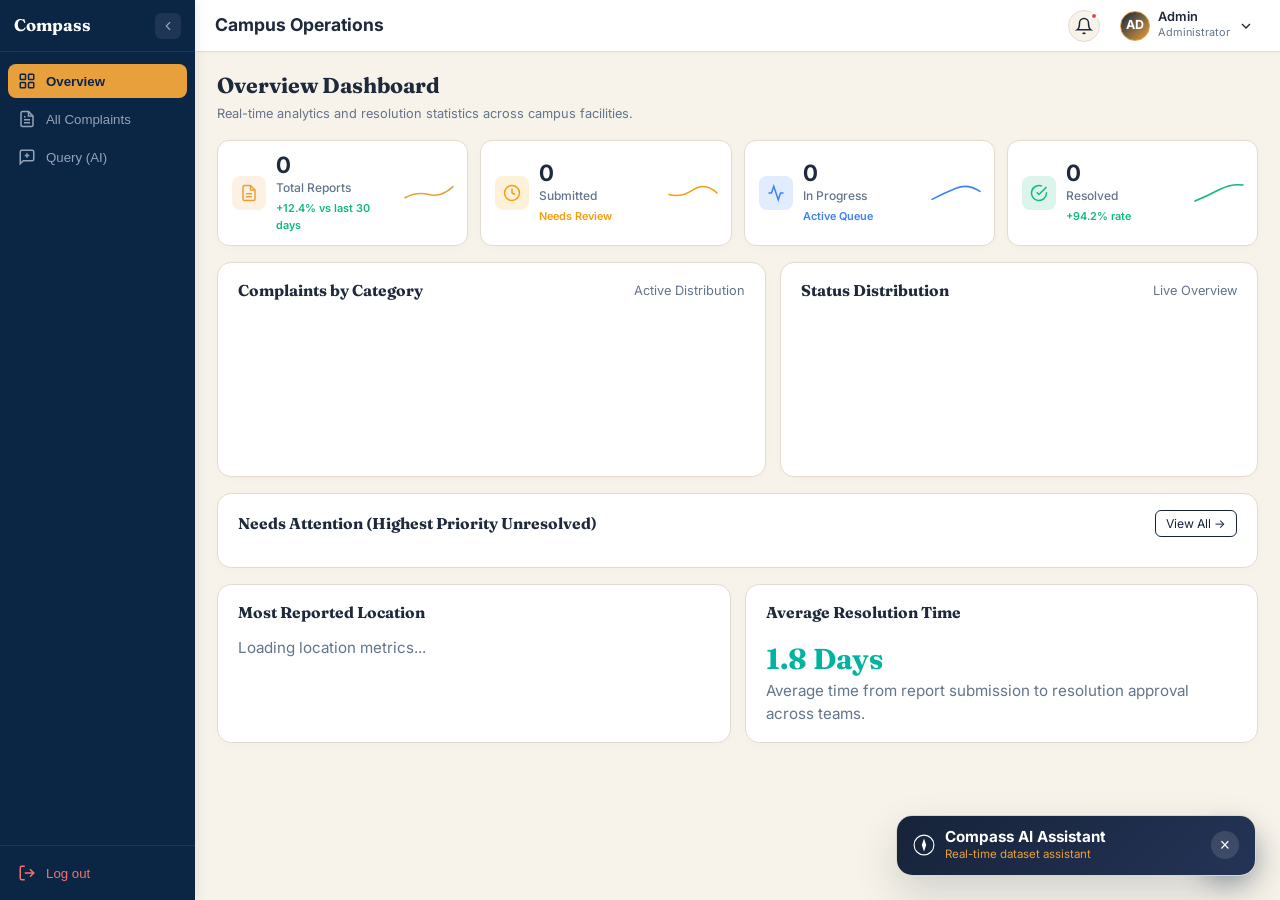
<file: admin.html>
<!doctype html>
<html lang="en">
<head>
  <meta charset="UTF-8">
  <meta name="viewport" content="width=device-width, initial-scale=1.0">
  <title>Compass Admin — Campus Complaint Management</title>
  <link rel="stylesheet" href="css/style.css">
  <style>
    /* DIRECT INLINE MODAL OVERRIDE */
    .admin-modal-overlay,
    #complaintDetailModal {
      position: fixed !important;
      top: 0 !important;
      left: 0 !important;
      width: 100vw !important;
      height: 100vh !important;
      background: rgba(15, 23, 42, 0.75) !important;
      backdrop-filter: blur(6px) !important;
      -webkit-backdrop-filter: blur(6px) !important;
      z-index: 999999 !important;
      display: none;
      align-items: center !important;
      justify-content: center !important;
      padding: 20px !important;
      opacity: 0;
      pointer-events: none;
      visibility: hidden;
      transition: opacity 0.2s ease, visibility 0.2s ease;
    }

    .admin-modal-overlay.show,
    #complaintDetailModal.show {
      display: flex !important;
      opacity: 1 !important;
      pointer-events: auto !important;
      visibility: visible !important;
    }

    .admin-modal-container {
      background: var(--admin-card-bg, #ffffff) !important;
      color: var(--admin-text-main, #1e293b) !important;
      width: 100% !important;
      max-width: 680px !important;
      max-height: 88vh !important;
      overflow-y: auto !important;
      border-radius: 16px !important;
      padding: 24px 28px !important;
      box-shadow: 0 25px 50px -12px rgba(0, 0, 0, 0.4) !important;
      border: 1px solid var(--admin-border, #e2e8f0) !important;
      display: flex !important;
      flex-direction: column !important;
      gap: 16px !important;
    }
  </style>
</head>
<body class="admin-body">
<div class="admin-layout">

  <!-- FIXED COLLAPSIBLE LEFT SIDEBAR -->
  <aside class="admin-sidebar" id="adminSidebar">
    <div class="admin-sidebar-header">
      <a href="#" class="admin-brand-logo" id="brandLogo">
        <span>Compass</span>
      </a>
      <button type="button" class="admin-sidebar-toggle" id="sidebarToggle" title="Toggle sidebar">
        <svg width="20" height="20" viewBox="0 0 24 24" fill="none" stroke="currentColor" stroke-width="2" stroke-linecap="round" stroke-linejoin="round"><path d="M15 18l-6-6 6-6"/></svg>
      </button>
    </div>

    <nav class="admin-sidebar-nav">
      <!-- 3 MAIN NAV ITEMS ONLY -->
      <button class="admin-nav-item active" data-panel="overview">
        <svg viewBox="0 0 24 24" fill="none" stroke="currentColor" stroke-width="2"><rect x="3" y="3" width="7" height="7" rx="1"/><rect x="14" y="3" width="7" height="7" rx="1"/><rect x="14" y="14" width="7" height="7" rx="1"/><rect x="3" y="14" width="7" height="7" rx="1"/></svg>
        <span class="hide-on-collapse">Overview</span>
      </button>

      <button class="admin-nav-item" data-panel="all">
        <svg viewBox="0 0 24 24" fill="none" stroke="currentColor" stroke-width="2"><path d="M14 2H6a2 2 0 0 0-2 2v16a2 2 0 0 0 2 2h12a2 2 0 0 0 2-2V8z"/><polyline points="14 2 14 8 20 8"/><line x1="16" y1="13" x2="8" y2="13"/><line x1="16" y1="17" x2="8" y2="17"/><polyline points="10 9 9 9 8 9"/></svg>
        <span class="hide-on-collapse">All Complaints</span>
      </button>

      <button class="admin-nav-item" data-panel="query">
        <svg viewBox="0 0 24 24" fill="none" stroke="currentColor" stroke-width="2"><path d="M21 15a2 2 0 0 1-2 2H7l-4 4V5a2 2 0 0 1 2-2h14a2 2 0 0 1 2 2z"/><line x1="9" y1="10" x2="15" y2="10"/><line x1="12" y1="7" x2="12" y2="13"/></svg>
        <span class="hide-on-collapse">Query (AI)</span>
      </button>
    </nav>

    <div class="admin-sidebar-footer">
      <button class="admin-nav-item logout-btn" onclick="logout()">
        <svg viewBox="0 0 24 24" fill="none" stroke="currentColor" stroke-width="2"><path d="M9 21H5a2 2 0 0 1-2-2V5a2 2 0 0 1 2-2h4"/><polyline points="16 17 21 12 16 7"/><line x1="21" y1="12" x2="9" y2="12"/></svg>
        <span class="hide-on-collapse">Log out</span>
      </button>
    </div>
  </aside>

  <!-- MAIN WORKSPACE WRAPPER -->
  <div class="admin-main-wrapper">

    <!-- PERSISTENT TOP NAVIGATION BAR -->
    <header class="admin-topbar">
      <!-- Topbar Title -->
      <div style="font-weight:700;font-size:1.1rem;color:var(--admin-text-main);display:flex;align-items:center;gap:8px;">
        <span>Campus Operations</span>
      </div>

      <!-- Right Topbar Controls -->
      <div class="admin-topbar-right">
        <!-- Notification Bell Dropdown -->
        <div class="admin-notif-container">
          <button type="button" class="admin-notif-btn" id="notifBtn" title="Notifications">
            <svg width="20" height="20" viewBox="0 0 24 24" fill="none" stroke="currentColor" stroke-width="2"><path d="M18 8A6 6 0 0 0 6 8c0 7-3 9-3 9h18s-3-2-3-9"/><path d="M13.73 21a2 2 0 0 1-3.46 0"/></svg>
            <span class="admin-notif-badge"></span>
          </button>
          <div class="admin-notif-panel" id="notifPanel">
            <div style="display:flex;align-items:center;justify-content:space-between;margin-bottom:10px;">
              <strong style="font-size:0.9rem;">Notifications &amp; Activity</strong>
              <span class="status-badge resolved" style="font-size:0.7rem;">Live</span>
            </div>
            <div id="notifListContent" style="font-size:0.82rem;color:var(--admin-text-muted);display:flex;flex-direction:column;gap:8px;">
              <div>&bull; High priority complaint reported in Boys Hostel</div>
              <div>&bull; Weekly summary report scheduled</div>
              <div>&bull; Automated resolution emails enabled</div>
            </div>
            <div style="margin-top:12px;padding-top:10px;border-top:1px solid var(--admin-border);">
              <button type="button" class="btn btn-primary btn-sm" style="width:100%;font-size:0.75rem;" onclick="sendWeeklyDigestNow()">Send Weekly Email Digest Now</button>
            </div>
          </div>
        </div>

        <!-- Profile Avatar & Dropdown -->
        <div class="admin-profile-menu-container">
          <div class="admin-profile-trigger" id="profileTrigger">
            <div class="admin-avatar" id="topbarAvatar">AD</div>
            <div class="admin-profile-meta">
              <span class="admin-profile-name" id="topbarAdminName">Admin</span>
              <span class="admin-profile-role">Administrator</span>
            </div>
            <svg width="16" height="16" viewBox="0 0 24 24" fill="none" stroke="currentColor" stroke-width="2"><path d="M6 9l6 6 6-6"/></svg>
          </div>

          <div class="admin-dropdown-menu" id="profileDropdown">
            <button type="button" class="admin-dropdown-item" onclick="switchPanel('profile')">
              <svg width="18" height="18" viewBox="0 0 24 24" fill="none" stroke="currentColor" stroke-width="2"><circle cx="12" cy="12" r="3"/><path d="M19.4 15a1.65 1.65 0 0 0 .33 1.82l.06.06a2 2 0 0 1 0 2.83 2 2 0 0 1-2.83 0l-.06-.06a1.65 1.65 0 0 0-1.82-.33 1.65 1.65 0 0 0-1 1.51V21a2 2 0 0 1-2 2 2 2 0 0 1-2-2v-.09A1.65 1.65 0 0 0 9 19.4a1.65 1.65 0 0 0-1.82.33l-.06.06a2 2 0 0 1-2.83 0 2 2 0 0 1 0-2.83l.06-.06a1.65 1.65 0 0 0 .33-1.82 1.65 1.65 0 0 0-1.51-1H3a2 2 0 0 1-2-2 2 2 0 0 1 2-2h.09A1.65 1.65 0 0 0 4.6 9a1.65 1.65 0 0 0-.33-1.82l-.06-.06a2 2 0 0 1 0-2.83 2 2 0 0 1 2.83 0l.06.06a1.65 1.65 0 0 0 1.82.33H9a1.65 1.65 0 0 0 1-1.51V3a2 2 0 0 1 2-2 2 2 0 0 1 2 2v.09a1.65 1.65 0 0 0 1 1.51 1.65 1.65 0 0 0 1.82-.33l.06-.06a2 2 0 0 1 2.83 0 2 2 0 0 1 0 2.83l-.06.06a1.65 1.65 0 0 0-.33 1.82V9a1.65 1.65 0 0 0 1.51 1H21a2 2 0 0 1 2 2 2 2 0 0 1-2 2h-.09a1.65 1.65 0 0 0-1.51 1z"/></svg>
              Profile &amp; Settings
            </button>
            <div class="admin-dropdown-item" onclick="toggleDarkMode()">
              <span style="display:flex;align-items:center;gap:10px;">
                <svg width="18" height="18" viewBox="0 0 24 24" fill="none" stroke="currentColor" stroke-width="2"><path d="M21 12.79A9 9 0 1 1 11.21 3 7 7 0 0 0 21 12.79z"/></svg>
                Dark Mode
              </span>
              <label class="switch" onclick="event.stopPropagation()">
                <input type="checkbox" id="topbarDarkToggle" onchange="toggleDarkMode(this.checked)">
                <span class="slider"></span>
              </label>
            </div>
            <div class="admin-dropdown-divider"></div>
            <button type="button" class="admin-dropdown-item" style="color:#ef4444;" onclick="logout()">
              <svg width="18" height="18" viewBox="0 0 24 24" fill="none" stroke="currentColor" stroke-width="2"><path d="M9 21H5a2 2 0 0 1-2-2V5a2 2 0 0 1 2-2h4"/><polyline points="16 17 21 12 16 7"/><line x1="21" y1="12" x2="9" y2="12"/></svg>
              Log out
            </button>
          </div>
        </div>
      </div>
    </header>

    <!-- CONTENT PANELS -->
    <main class="admin-content-padding">

      <!-- PAGE 1 — OVERVIEW DASHBOARD -->
      <section class="admin-panel active" id="panel-overview">
        <div class="admin-page-header">
          <h1>Overview Dashboard</h1>
          <p>Real-time analytics and resolution statistics across campus facilities.</p>
        </div>

        <!-- 4 STAT CARDS ROW -->
        <!-- 4 STAT CARDS ROW (KpiCard Style) -->
        <div class="admin-stats-grid">
          <div class="admin-stat-card">
            <div class="admin-stat-icon total">
              <svg viewBox="0 0 24 24" fill="none" stroke="currentColor" stroke-width="2"><path d="M14 2H6a2 2 0 0 0-2 2v16a2 2 0 0 0 2 2h12a2 2 0 0 0 2-2V8z"/><polyline points="14 2 14 8 20 8"/><line x1="16" y1="13" x2="8" y2="13"/><line x1="16" y1="17" x2="8" y2="17"/></svg>
            </div>
            <div class="admin-stat-data">
              <div class="stat-num" id="statTotal">0</div>
              <div class="stat-label">Total Reports</div>
              <div class="stat-delta positive" id="deltaTotal">+12.4% vs last 30 days</div>
            </div>
            <svg class="sparkline-svg" viewBox="0 0 60 24"><path d="M0,18 Q15,10 30,14 T60,4" fill="none" stroke="#e8a03c" stroke-width="2" stroke-linecap="round"/></svg>
          </div>

          <div class="admin-stat-card">
            <div class="admin-stat-icon submitted">
              <svg viewBox="0 0 24 24" fill="none" stroke="currentColor" stroke-width="2"><circle cx="12" cy="12" r="10"/><polyline points="12 6 12 12 16 14"/></svg>
            </div>
            <div class="admin-stat-data">
              <div class="stat-num" id="statSubmitted">0</div>
              <div class="stat-label">Submitted</div>
              <div class="stat-delta warning" id="deltaSubmitted">Needs Review</div>
            </div>
            <svg class="sparkline-svg" viewBox="0 0 60 24"><path d="M0,14 Q15,18 30,8 T60,12" fill="none" stroke="#f59e0b" stroke-width="2" stroke-linecap="round"/></svg>
          </div>

          <div class="admin-stat-card">
            <div class="admin-stat-icon progress">
              <svg viewBox="0 0 24 24" fill="none" stroke="currentColor" stroke-width="2"><path d="M22 12h-4l-3 9L9 3l-3 9H2"/></svg>
            </div>
            <div class="admin-stat-data">
              <div class="stat-num" id="statInProgress">0</div>
              <div class="stat-label">In Progress</div>
              <div class="stat-delta active" id="deltaProgress">Active Queue</div>
            </div>
            <svg class="sparkline-svg" viewBox="0 0 60 24"><path d="M0,20 Q15,12 30,6 T60,10" fill="none" stroke="#3b82f6" stroke-width="2" stroke-linecap="round"/></svg>
          </div>

          <div class="admin-stat-card">
            <div class="admin-stat-icon resolved">
              <svg viewBox="0 0 24 24" fill="none" stroke="currentColor" stroke-width="2"><path d="M22 11.08V12a10 10 0 1 1-5.93-9.14"/><polyline points="22 4 12 14.01 9 11.01"/></svg>
            </div>
            <div class="admin-stat-data">
              <div class="stat-num" id="statResolved">0</div>
              <div class="stat-label">Resolved</div>
              <div class="stat-delta success" id="deltaResolved">+94.2% rate</div>
            </div>
            <svg class="sparkline-svg" viewBox="0 0 60 24"><path d="M0,22 Q15,16 30,8 T60,2" fill="none" stroke="#10b981" stroke-width="2" stroke-linecap="round"/></svg>
          </div>
        </div>

        <!-- TWO COLUMN CHARTS ROW -->
        <div class="admin-charts-grid">
          <!-- BAR CHART: Complaints by Category -->
          <div class="admin-card">
            <div class="admin-card-header">
              <h3 class="admin-card-title">Complaints by Category</h3>
              <span style="font-size:0.8rem;color:var(--admin-text-muted);">Active Distribution</span>
            </div>
            <div class="chart-bar-container" id="categoryBars">
              <!-- Dynamically populated bars -->
            </div>
          </div>

          <!-- DONUT CHART: Status Distribution -->
          <div class="admin-card">
            <div class="admin-card-header">
              <h3 class="admin-card-title">Status Distribution</h3>
              <span style="font-size:0.8rem;color:var(--admin-text-muted);">Live Overview</span>
            </div>
            <div class="donut-chart-wrapper">
              <div class="donut-svg-container" id="donutChartSvg">
                <!-- SVG Donut Chart -->
              </div>
              <div class="donut-legend" id="donutLegend">
                <!-- Legend items -->
              </div>
            </div>
          </div>
        </div>



        <!-- NEEDS ATTENTION & BOTTOM ROW -->
        <div class="admin-card">
          <div class="admin-card-header">
            <h3 class="admin-card-title">Needs Attention (Highest Priority Unresolved)</h3>
            <button type="button" class="btn btn-secondary btn-sm" onclick="switchPanel('all')">View All &rarr;</button>
          </div>
          <div class="needs-attention-list" id="needsAttentionList">
            <!-- Top 3 unresolved complaints -->
          </div>
        </div>

        <div class="admin-two-cols">
          <div class="admin-card">
            <h3 class="admin-card-title" style="margin-bottom:12px;">Most Reported Location</h3>
            <div id="topLocationCard" style="font-size:0.95rem;color:var(--admin-text-muted);">
              Loading location metrics...
            </div>
          </div>

          <div class="admin-card">
            <h3 class="admin-card-title" style="margin-bottom:12px;">Average Resolution Time</h3>
            <div id="avgResolutionCard" style="font-size:0.95rem;color:var(--admin-text-muted);">
              <div style="font-family:'Fraunces',serif;font-size:1.8rem;font-weight:700;color:var(--admin-teal);">1.8 Days</div>
              <div>Average time from report submission to resolution approval across teams.</div>
            </div>
          </div>
        </div>
      </section>

      <!-- PAGE 2 — ALL COMPLAINTS -->
      <section class="admin-panel" id="panel-all">
        <div class="admin-page-header">
          <h1>All Complaints</h1>
          <p>Manage, track, and resolve campus service requests across departments.</p>
        </div>

        <!-- PILL FILTER TABS -->
        <div class="complaints-filter-tabs" id="filterTabsRow">
          <button class="filter-tab active" data-tab="All">All</button>
          <button class="filter-tab" data-tab="IT Team">IT</button>
          <button class="filter-tab" data-tab="Electrical Team">Electrical</button>
          <button class="filter-tab" data-tab="Maintenance Team">Maintenance</button>
          <button class="filter-tab" data-tab="Hostel Team">Hostel</button>
          <button class="filter-tab" data-tab="Safety Team">Safety</button>
          <button class="filter-tab" data-tab="Facilities Team">Facilities</button>
        </div>

        <!-- SECONDARY TOOLBAR -->
        <div class="complaints-toolbar">
          <div class="complaint-search-box">
            <svg viewBox="0 0 24 24" fill="none" stroke="currentColor" stroke-width="2"><circle cx="11" cy="11" r="8"/><line x1="21" y1="21" x2="16.65" y2="16.65"/></svg>
            <input type="text" id="cardSearchInput" placeholder="Filter by keyword, location, student name...">
          </div>

          <div style="display:flex;align-items:center;gap:10px;">
            <label style="font-size:0.85rem;color:var(--admin-text-muted);">Sort by:</label>
            <select class="complaint-sort-select" id="sortSelect" onchange="applyFiltersAndSort()">
              <option value="priority_desc">Priority (High to Low)</option>
              <option value="newest">Newest First</option>
              <option value="oldest">Oldest First</option>
              <option value="status">Status</option>
            </select>
          </div>
        </div>

        <!-- CARD GRID -->
        <div class="complaints-grid" id="allComplaintsGrid">
          <!-- Cards dynamically rendered -->
        </div>
      </section>

      <!-- PAGE 3 — QUERY (AI Assistant) -->
      <section class="admin-panel" id="panel-query">
        <div class="admin-page-header" style="text-align:center;">
          <h1>Natural Language AI Query</h1>
          <p>Ask Compass AI for real-time complaint breakdowns, locations, and patterns.</p>
        </div>

        <div class="query-centered-card">
          <div class="query-input-group">
            <input type="text" id="adminQueryInput" placeholder="e.g. What is the most reported issue in Block C this month?" value="what's most reported in Block C this month?">
            <button type="button" class="btn btn-primary" onclick="runAdminQuery()">Ask</button>
          </div>
          <div id="adminQueryResult" class="draft-box" style="display:none;background:var(--admin-bg);border:1px solid var(--admin-border);padding:14px;border-radius:12px;font-size:0.9rem;white-space:pre-wrap;"></div>
        </div>

        <!-- CONVERSATION CHAT BUBBLES -->
        <div class="query-chat-history" id="queryChatBubbles">
          <!-- Dynamic conversation history -->
        </div>
      </section>

      <!-- PAGE 4 — PROFILE & SETTINGS -->
      <section class="admin-panel" id="panel-profile">
        <div class="admin-page-header">
          <h1>Profile &amp; Settings</h1>
          <p>Manage your account, preferences, and display settings.</p>
        </div>

        <div class="settings-grid">
          <!-- Profile Card -->
          <div class="admin-card">
            <h3 class="admin-card-title" style="margin-bottom:20px;">Admin Account</h3>
            <div class="avatar-upload-box">
              <div class="avatar-preview-wrapper" onclick="document.getElementById('avatarFileInput').click()">
                <div class="avatar-placeholder" id="settingsAvatarPlaceholder">AD</div>
                <div class="avatar-overlay">
                  <svg width="24" height="24" viewBox="0 0 24 24" fill="none" stroke="currentColor" stroke-width="2"><path d="M23 19a2 2 0 0 1-2 2H3a2 2 0 0 1-2-2V8a2 2 0 0 1 2-2h4l2-3h6l2 3h4a2 2 0 0 1 2 2z"/><circle cx="12" cy="13" r="4"/></svg>
                </div>
              </div>
              <input type="file" id="avatarFileInput" accept="image/*" style="display:none;" onchange="handleAvatarUpload(this)">
              <div>
                <strong style="display:block;font-size:0.95rem;">Profile Picture</strong>
                <span style="font-size:0.8rem;color:var(--admin-text-muted);">Click avatar to upload new image</span>
              </div>
            </div>

            <div class="field">
              <label>Name</label>
              <input type="text" id="settingsNameInput" value="Admin">
            </div>

            <div class="field">
              <label>Email</label>
              <input type="email" id="settingsEmailInput" value="admin@compass.edu">
            </div>

            <div class="field">
              <label>Role</label>
              <input type="text" value="System Administrator" disabled style="opacity:0.7;">
            </div>

            <button type="button" class="btn btn-primary" onclick="saveAdminSettings()">Save Profile</button>
          </div>

          <!-- Preferences Card -->
          <div class="admin-card">
            <h3 class="admin-card-title" style="margin-bottom:20px;">System Preferences</h3>
            
            <div class="toggle-switch-row">
              <div>
                <strong style="display:block;font-size:0.9rem;">Dark Mode</strong>
                <span style="font-size:0.78rem;color:var(--admin-text-muted);">Switch between light and dark UI</span>
              </div>
              <label class="switch">
                <input type="checkbox" id="settingsDarkToggle" onchange="toggleDarkMode(this.checked)">
                <span class="slider"></span>
              </label>
            </div>

            <div class="toggle-switch-row">
              <div>
                <strong style="display:block;font-size:0.9rem;">Email Digest</strong>
                <span style="font-size:0.78rem;color:var(--admin-text-muted);">Daily summary of pending reports</span>
              </div>
              <label class="switch">
                <input type="checkbox" checked id="notifEmailToggle">
                <span class="slider"></span>
              </label>
            </div>

            <div class="toggle-switch-row">
              <div>
                <strong style="display:block;font-size:0.9rem;">In-App Alert Badges</strong>
                <span style="font-size:0.78rem;color:var(--admin-text-muted);">Real-time alerts for critical issues</span>
              </div>
              <label class="switch">
                <input type="checkbox" checked id="notifInAppToggle">
                <span class="slider"></span>
              </label>
            </div>

            <div id="settingsSaveMsg" class="msg ok" style="margin-top:16px;display:none;">Preferences updated successfully.</div>
          </div>
        </div>
      </section>

    </main>
  </div>
</div>

<!-- COMPLAINT DETAIL POPUP MODAL -->
<div class="admin-modal-overlay" id="complaintDetailModal" onclick="if(event.target===this)closeComplaintModal()">
  <div class="admin-modal-container">
    <div class="admin-modal-header">
      <div>
        <h2 id="modalTitle">Complaint Details</h2>
        <span style="font-size:0.78rem;color:var(--admin-text-muted);" id="modalSubTitle">Complaint #--</span>
      </div>
      <button type="button" class="admin-modal-close" onclick="closeComplaintModal()">&times;</button>
    </div>
    <div class="admin-modal-body" id="modalBodyContent">
      <!-- Dynamic Complaint Details -->
    </div>
    <div class="admin-modal-footer" id="modalFooterActions">
      <!-- Dynamic Action Buttons -->
    </div>
  </div>
</div>

<!-- FLOATING COMPASS AI LOGO FAB BUTTON -->
<button type="button" class="compass-ai-fab" id="compassAiFab" title="Compass AI Assistant" onclick="toggleChatWidget()">
  <svg viewBox="0 0 40 40" fill="none"><circle cx="20" cy="20" r="18" stroke="currentColor" stroke-width="2.5"/><path d="M20 7 L25 20 L20 33 L15 20 Z" fill="currentColor"/><circle cx="20" cy="20" r="2.5" fill="#fff"/></svg>
</button>

<!-- DOCKED POPUP COMPASS AI CHAT WIDGET -->
<div id="compassChatWidget" class="chat-widget collapsed" aria-live="polite">
  <div class="chat-widget-header">
    <div style="display:flex;align-items:center;gap:10px;">
      <svg width="22" height="22" viewBox="0 0 40 40" fill="none"><circle cx="20" cy="20" r="18" stroke="currentColor" stroke-width="2"/><path d="M20 8 L24 20 L20 32 L16 20 Z" fill="currentColor"/><circle cx="20" cy="20" r="2.2" fill="#fff"/></svg>
      <div>
        <strong>Compass AI Assistant</strong>
        <small style="display:block;font-size:0.72rem;color:var(--admin-gold);">Real-time dataset assistant</small>
      </div>
    </div>
    <button type="button" class="chat-widget-minimize" onclick="toggleChatWidget()">&times;</button>
  </div>
  <div class="chat-widget-suggestions">
    <button class="chat-suggestion" type="button" onclick="quickAiQuery('Is Block A rectified?')">Is Block A rectified?</button>
    <button class="chat-suggestion" type="button" onclick="quickAiQuery('Status of electrical complaints?')">Status of electrical complaints?</button>
  </div>
  <div id="chatWindow" class="chat-window"></div>
  <div class="chat-widget-input-row">
    <input id="chatInput" type="text" placeholder="Ask about complaints..." maxlength="300" onkeydown="if(event.key==='Enter')sendChatMessage()">
    <button type="button" class="btn btn-primary btn-sm" onclick="sendChatMessage()">Send</button>
  </div>
</div>

<script src="js/app.js"></script>
<script>
// --- GLOBAL STATE & INITIALIZATION ---
requireRole("admin");

let allComplaintsData = [];
let activeDepartmentFilter = "All";

// SVG Category Icons Mapping (Strictly outline SVGs, no emojis)
const CATEGORY_ICONS = {
  "IT Team": `<svg viewBox="0 0 24 24" fill="none" stroke="currentColor" stroke-width="2"><path d="M5 12.55a11 11 0 0 1 14.08 0"/><path d="M1.42 9a16 16 0 0 1 21.16 0"/><path d="M8.53 16.11a6 6 0 0 1 6.95 0"/><line x1="12" y1="20" x2="12.01" y2="20"/></svg>`,
  "Electrical Team": `<svg viewBox="0 0 24 24" fill="none" stroke="currentColor" stroke-width="2"><polygon points="13 2 3 14 12 14 11 22 21 10 12 10 13 2"/></svg>`,
  "Maintenance Team": `<svg viewBox="0 0 24 24" fill="none" stroke="currentColor" stroke-width="2"><path d="M14.7 6.3a1 1 0 0 0 0 1.4l1.6 1.6a1 1 0 0 0 1.4 0l3.77-3.77a6 6 0 0 1-7.94 7.94l-6.91 6.91a2.12 2.12 0 0 1-3-3l6.91-6.91a6 6 0 0 1 7.94-7.94l-3.76 3.76z"/></svg>`,
  "Hostel Team": `<svg viewBox="0 0 24 24" fill="none" stroke="currentColor" stroke-width="2"><path d="M2 4v16"/><path d="M2 8h18a2 2 0 0 1 2 2v10"/><path d="M2 17h20"/><path d="M6 8v9"/></svg>`,
  "Safety Team": `<svg viewBox="0 0 24 24" fill="none" stroke="currentColor" stroke-width="2"><path d="M12 22s8-4 8-10V5l-8-3-8 3v7c0 6 8 10 8 10z"/></svg>`,
  "Facilities Team": `<svg viewBox="0 0 24 24" fill="none" stroke="currentColor" stroke-width="2"><rect x="4" y="2" width="16" height="20" rx="2" ry="2"/><line x1="9" y1="6" x2="9.01" y2="6"/><line x1="15" y1="6" x2="15.01" y2="6"/><line x1="9" y1="10" x2="9.01" y2="10"/><line x1="15" y1="10" x2="15.01" y2="10"/><line x1="9" y1="14" x2="9.01" y2="14"/><line x1="15" y1="14" x2="15.01" y2="14"/><line x1="9" y1="18" x2="15" y2="18"/></svg>`
};

const CATEGORY_COLORS = {
  "IT Team": "#3b82f6",
  "Electrical Team": "#f59e0b",
  "Maintenance Team": "#06b6d4",
  "Hostel Team": "#8b5cf6",
  "Safety Team": "#ef4444",
  "Facilities Team": "#64748b"
};

// Setup user details
const adminName = getName() || "Admin";
document.getElementById("topbarAdminName").textContent = adminName;
const initials = adminName.split(" ").map(n => n[0]).join("").toUpperCase().slice(0, 2) || "AD";
document.getElementById("topbarAvatar").textContent = initials;
document.getElementById("settingsAvatarPlaceholder").textContent = initials;
document.getElementById("settingsNameInput").value = adminName;
document.getElementById("brandLogo").innerHTML = COMPASS_ICON + "<span>Compass</span>";

// --- DARK MODE & THEME TOGGLE ---
function toggleDarkMode(forceDark) {
  const isDark = forceDark !== undefined ? forceDark : !document.body.classList.contains("dark-mode");
  if (isDark) {
    document.body.classList.add("dark-mode");
    localStorage.setItem("compass_theme", "dark");
  } else {
    document.body.classList.remove("dark-mode");
    localStorage.setItem("compass_theme", "light");
  }
  document.getElementById("topbarDarkToggle").checked = isDark;
  document.getElementById("settingsDarkToggle").checked = isDark;
}

if (localStorage.getItem("compass_theme") === "dark") {
  toggleDarkMode(true);
}

// --- SIDEBAR COLLAPSE & NAVIGATION ---
const sidebar = document.getElementById("adminSidebar");
document.getElementById("sidebarToggle").addEventListener("click", () => {
  sidebar.classList.toggle("collapsed");
});

function switchPanel(panelId) {
  document.querySelectorAll(".admin-nav-item").forEach(item => {
    item.classList.toggle("active", item.dataset.panel === panelId);
  });
  document.querySelectorAll(".admin-panel").forEach(panel => {
    panel.classList.toggle("active", panel.id === "panel-" + panelId);
  });
  if (panelId === "overview") loadOverview();
  if (panelId === "all") loadQueue();
  // Close dropdown menu if open
  document.getElementById("profileDropdown").classList.remove("show");
  document.getElementById("notifPanel").classList.remove("show");
}

document.querySelectorAll(".admin-nav-item[data-panel]").forEach(btn => {
  btn.addEventListener("click", () => switchPanel(btn.dataset.panel));
});

// Topbar dropdown toggles
document.getElementById("profileTrigger").addEventListener("click", (e) => {
  e.stopPropagation();
  document.getElementById("profileDropdown").classList.toggle("show");
  document.getElementById("notifPanel").classList.remove("show");
});

document.getElementById("notifBtn").addEventListener("click", (e) => {
  e.stopPropagation();
  document.getElementById("notifPanel").classList.toggle("show");
  document.getElementById("profileDropdown").classList.remove("show");
});

document.addEventListener("click", () => {
  document.getElementById("profileDropdown").classList.remove("show");
  document.getElementById("notifPanel").classList.remove("show");
});

// Search inputs jump filter
document.getElementById("globalSearchInput").addEventListener("input", (e) => {
  const q = e.target.value;
  document.getElementById("cardSearchInput").value = q;
  switchPanel("all");
  applyFiltersAndSort();
});

document.getElementById("cardSearchInput").addEventListener("input", () => {
  applyFiltersAndSort();
});

// Filter Tabs
document.querySelectorAll(".filter-tab").forEach(tab => {
  tab.addEventListener("click", () => {
    document.querySelectorAll(".filter-tab").forEach(t => t.classList.remove("active"));
    tab.classList.add("active");
    activeDepartmentFilter = tab.dataset.tab;
    applyFiltersAndSort();
  });
});

// Infer department fallback logic
function inferDepartment(c) {
  const text = (c.description || "").toLowerCase();
  const category = (c.category || "").toLowerCase();
  if (["wifi", "internet", "network", "router", "lan", "server", "connection"].some(token => text.includes(token) || category.includes(token))) return "IT Team";
  if (["water", "leak", "drain", "toilet", "tap", "pipe", "flood", "bathroom", "washroom", "sewer"].some(token => text.includes(token) || category.includes(token))) return "Maintenance Team";
  if (["power", "electricity", "fan", "light", "socket", "switch", "short", "spark", "ac", "circuit"].some(token => text.includes(token) || category.includes(token))) return "Electrical Team";
  if (["hostel", "room", "mess", "cleaning", "laundry", "noise", "pest", "furniture"].some(token => text.includes(token) || category.includes(token))) return "Hostel Team";
  if (["security", "gate", "safety", "fire", "cctv", "exit", "unsafe", "emergency", "staircase"].some(token => text.includes(token) || category.includes(token))) return "Safety Team";
  return "Facilities Team";
}

function escapeHtml(s) {
  const div = document.createElement("div");
  div.textContent = s || "";
  return div.innerHTML;
}

// Priority circular badge helper
function getPriorityBadge(score) {
  let cls = "low";
  if (score >= 75) cls = "critical";
  else if (score >= 50) cls = "high";
  else if (score >= 25) cls = "medium";
  return `<div class="priority-score-badge ${cls}" title="Priority Score: ${score}">${score}</div>`;
}

// --- RENDER COMPLAINTS CARD GRID ---
function renderCards(list) {
  const container = document.getElementById("allComplaintsGrid");
  if (!list.length) {
    container.innerHTML = `<div style="grid-column:1/-1;text-align:center;padding:48px;color:var(--admin-text-muted);">No complaints match the selected filter.</div>`;
    return;
  }

function getCategoryIcon(c) {
  const cat = (c.category || "").toLowerCase();
  const text = (c.description || "").toLowerCase();

  if (["safety", "security", "ragging", "beating", "assault", "attack", "fire", "emergency", "unsafe"].some(t => cat.includes(t) || text.includes(t))) {
    return `<svg viewBox="0 0 24 24" fill="none" stroke="currentColor" stroke-width="2"><path d="M12 22s8-4 8-10V5l-8-3-8 3v7c0 6 8 10 8 10z"/></svg>`;
  }
  if (["it", "wifi", "internet", "network", "router", "lan", "connection", "server"].some(t => cat.includes(t) || text.includes(t))) {
    return `<svg viewBox="0 0 24 24" fill="none" stroke="currentColor" stroke-width="2"><path d="M5 12.55a11 11 0 0 1 14.08 0"/><path d="M1.42 9a16 16 0 0 1 21.16 0"/><path d="M8.53 16.11a6 6 0 0 1 6.95 0"/><line x1="12" y1="20" x2="12.01" y2="20"/></svg>`;
  }
  if (["electrical", "power", "electricity", "fan", "light", "socket", "switch", "short", "spark", "ac"].some(t => cat.includes(t) || text.includes(t))) {
    return `<svg viewBox="0 0 24 24" fill="none" stroke="currentColor" stroke-width="2"><polygon points="13 2 3 14 12 14 11 22 21 10 12 10 13 2"/></svg>`;
  }
  if (["maintenance", "plumbing", "water", "leak", "pipe", "toilet", "tap", "drain", "bathroom", "washroom"].some(t => cat.includes(t) || text.includes(t))) {
    return `<svg viewBox="0 0 24 24" fill="none" stroke="currentColor" stroke-width="2"><path d="M14.7 6.3a1 1 0 0 0 0 1.4l1.6 1.6a1 1 0 0 0 1.4 0l3.77-3.77a6 6 0 0 1-7.94 7.94l-6.91 6.91a2.12 2.12 0 0 1-3-3l6.91-6.91a6 6 0 0 1 7.94-7.94l-3.76 3.76z"/></svg>`;
  }
  if (["hostel", "mess", "cleaning", "laundry", "bed", "furniture", "pest"].some(t => cat.includes(t) || text.includes(t))) {
    return `<svg viewBox="0 0 24 24" fill="none" stroke="currentColor" stroke-width="2"><path d="M2 4v16"/><path d="M2 8h18a2 2 0 0 1 2 2v10"/><path d="M2 17h20"/><path d="M6 8v9"/></svg>`;
  }
  return `<svg viewBox="0 0 24 24" fill="none" stroke="currentColor" stroke-width="2"><rect x="4" y="2" width="16" height="20" rx="2" ry="2"/><line x1="9" y1="6" x2="9.01" y2="6"/><line x1="15" y1="6" x2="15.01" y2="6"/><line x1="9" y1="10" x2="9.01" y2="10"/><line x1="15" y1="10" x2="15.01" y2="10"/><line x1="9" y1="14" x2="9.01" y2="14"/><line x1="15" y1="14" x2="15.01" y2="14"/><line x1="9" y1="18" x2="15" y2="18"/></svg>`;
}

// --- RENDER COMPLAINTS CARD GRID ---
function renderCards(list) {
  const container = document.getElementById("allComplaintsGrid");
  if (!list.length) {
    container.innerHTML = `<div style="grid-column:1/-1;text-align:center;padding:48px;color:var(--admin-text-muted);">No complaints match the selected filter.</div>`;
    return;
  }

  container.innerHTML = list.map((c, idx) => {
    const dept = c.department || inferDepartment(c);
    const icon = getCategoryIcon(c);
    const studentConf = c.student_confidence_score || 80.0;
    const photoUrl = c.photo_path ? (c.photo_path.startsWith("http") ? c.photo_path : ("http://localhost:8000/" + c.photo_path.replace(/^\//, ""))) : null;
    const studentDisplayName = c.anonymous ? "Anonymous Student" : (c.student_name || "Demo Student");
    
    return `
      <div class="complaint-card clickable-card" id="c-${c.id}" onclick="openComplaintModal('${c.id}', ${idx})">
        <div>
          <div class="complaint-card-top">
            <div class="category-icon-badge">${icon}</div>
            <div class="complaint-card-body">
              <h3 class="complaint-card-title">${escapeHtml(c.title || c.description)}</h3>
              <p style="font-size:0.84rem;color:var(--admin-text-muted);margin:2px 0 6px;display:-webkit-box;-webkit-line-clamp:2;-webkit-box-orient:vertical;overflow:hidden;">${escapeHtml(c.description)}</p>
              <div class="complaint-card-meta">
                ${escapeHtml(c.location)} &bull; ${escapeHtml(studentDisplayName)}<br>
                Reported ${timeAgo(c.created_at)} &bull; Open ${c.days_open}d
              </div>
            </div>

            ${getPriorityBadge(c.priority_score)}
          </div>

          ${photoUrl ? `
            <div style="margin:8px 0;border-radius:10px;overflow:hidden;max-height:150px;border:1px solid var(--admin-border);background:#000;">
              <img src="${photoUrl}" alt="Attached photo" style="width:100%;height:140px;object-fit:cover;display:block;">
            </div>
          ` : ""}

          <div class="complaint-card-tags">
            <span class="status-badge ${c.status}">${statusLabel(c.status)}</span>
            <span class="confidence-badge" title="Student Confidence Score">Confidence: ${studentConf}%</span>
            <span class="filter-tab" style="padding:3px 10px;font-size:0.75rem;">${escapeHtml(dept)}</span>
          </div>
        </div>

        <div class="complaint-actions-row" onclick="event.stopPropagation()">
          ${c.status !== "resolved" ? `<button type="button" class="btn btn-primary btn-sm" onclick="openComplaintModal('${c.id}', ${idx})">Approve &amp; resolve</button>` : ""}
          <button type="button" class="btn btn-danger btn-sm" onclick="deleteComplaint('${c.id}')">Delete</button>
        </div>
      </div>
    `;
  }).join("");
}

// --- POPUP MODAL DIALOG FOR COMPLAINT DETAILS ---
let currentModalComplaintId = null;

function openComplaintModal(id, idx) {
  const targetId = String(id);
  let c = allComplaintsData.find(item => String(item.id) === targetId || String(item._id) === targetId);
  if (!c && idx !== undefined && allComplaintsData[idx]) {
    c = allComplaintsData[idx];
  }
  if (!c && allComplaintsData.length > 0) {
    c = allComplaintsData[0];
  }
  if (!c) {
    console.warn("Complaint record not found for ID:", id, allComplaintsData);
    return;
  }
  currentModalComplaintId = c.id;

  document.getElementById("modalTitle").textContent = c.description || c.title || "Complaint Details";
  document.getElementById("modalSubTitle").textContent = `Complaint #${c.id} • ${c.location || 'Campus'}`;

  const dept = c.department || inferDepartment(c);
  const studentConf = c.student_confidence_score || 80.0;
  const reportedTime = c.created_at ? new Date(c.created_at).toLocaleString() : "Recently";
  const photoUrl = c.photo_path ? (c.photo_path.startsWith("http") ? c.photo_path : ("http://localhost:8000/" + c.photo_path.replace(/^\//, ""))) : null;

  const bodyHtml = `
    <div class="modal-detail-grid">
      <div class="modal-detail-item">
        <label>Student Name</label>
        <span>${escapeHtml(c.student_name || "Demo Student")}</span>
      </div>
      <div class="modal-detail-item">
        <label>Student Email</label>
        <span>${escapeHtml(c.student_email || "student@compass.edu")}</span>
      </div>
      <div class="modal-detail-item">
        <label>Student Confidence Score</label>
        <span class="confidence-badge" style="font-size:0.85rem;">Confidence: ${studentConf}%</span>
      </div>
      <div class="modal-detail-item">
        <label>Priority Score</label>
        <span style="color:var(--admin-gold);font-weight:700;">${c.priority_score || 0} / 100</span>
      </div>
      <div class="modal-detail-item">
        <label>Location</label>
        <span>${escapeHtml(c.location || "N/A")}</span>
      </div>
      <div class="modal-detail-item">
        <label>Department / Category</label>
        <span>${escapeHtml(dept)} (${escapeHtml(c.category || 'general')})</span>
      </div>
      <div class="modal-detail-item">
        <label>Status</label>
        <span class="status-badge ${c.status}">${statusLabel(c.status)}</span>
      </div>
      <div class="modal-detail-item">
        <label>Reported On</label>
        <span style="font-size:0.8rem;">${reportedTime}</span>
      </div>
    </div>

    ${photoUrl ? `
      <div>
        <strong style="display:block;margin-bottom:6px;font-size:0.9rem;">Attached Student Photo</strong>
        <div style="border-radius:12px;overflow:hidden;border:1px solid var(--admin-border);background:#0f172a;text-align:center;padding:6px;">
          <img src="${photoUrl}" alt="Attached Evidence Photo" style="max-width:100%;max-height:260px;object-fit:contain;display:inline-block;border-radius:8px;">
        </div>
      </div>
    ` : ""}

    <div>
      <strong style="display:block;margin-bottom:6px;font-size:0.9rem;">Full Complaint Description</strong>
      <div style="background:var(--admin-bg);padding:14px;border-radius:10px;border:1px solid var(--admin-border);font-size:0.9rem;line-height:1.5;">
        ${escapeHtml(c.description)}
      </div>
    </div>

    <div>
      <strong style="display:block;margin-bottom:6px;font-size:0.9rem;">Resolution Note / Communication</strong>
      ${c.status === "resolved" ? `
        <div class="draft-box" style="padding:14px;border-radius:10px;font-size:0.88rem;background:rgba(16,185,129,0.08);border:1px solid rgba(16,185,129,0.3);">
          <strong>Resolved by Admin:</strong><br>${escapeHtml(c.draft_message || "Resolution approved and sent to student via email.")}
        </div>
      ` : `
        <textarea class="draft-box" id="modalDraftMessage" rows="3" style="width:100%;border-radius:10px;font-size:0.88rem;" placeholder="Type resolution summary or click Draft Resolution...">${escapeHtml(c.draft_message || "")}</textarea>
        <button type="button" class="btn btn-secondary btn-sm" style="margin-top:6px;" onclick="generateModalDraft('${c.id}')">Generate AI Resolution Draft</button>
      `}
    </div>
  `;
  document.getElementById("modalBodyContent").innerHTML = bodyHtml;

  const footerHtml = `
    <div>
      <button type="button" class="btn btn-danger btn-sm" onclick="modalDeleteComplaint('${c.id}')">Delete Complaint</button>
    </div>
    <div style="display:flex;gap:8px;">
      ${c.status !== "resolved" ? `
        <button type="button" class="btn btn-secondary btn-sm" onclick="modalDisapprove('${c.id}')">Mark in Progress</button>
        <button type="button" class="btn btn-primary btn-sm" onclick="modalApproveResolve('${c.id}')">Approve &amp; Resolve</button>
      ` : `
        <span style="font-size:0.8rem;color:#10b981;font-weight:600;display:flex;align-items:center;gap:4px;">Resolved</span>
      `}
      <button type="button" class="btn btn-secondary btn-sm" onclick="closeComplaintModal()">Close</button>
    </div>
  `;
  document.getElementById("modalFooterActions").innerHTML = footerHtml;

  const modal = document.getElementById("complaintDetailModal");
  if (modal) {
    modal.style.display = "flex";
    modal.style.opacity = "1";
    modal.style.visibility = "visible";
    modal.style.pointerEvents = "auto";
    modal.classList.add("show");
  }
}

function closeComplaintModal() {
  const modal = document.getElementById("complaintDetailModal");
  if (modal) {
    modal.classList.remove("show");
    modal.style.display = "none";
    modal.style.opacity = "0";
    modal.style.visibility = "hidden";
    modal.style.pointerEvents = "none";
  }
}

function resolveComplaint(id) {
  openComplaintModal(id);
}

async function generateModalDraft(id) {
  const data = await api(`/api/complaints/${id}/draft`, { method: "POST" });
  const textarea = document.getElementById("modalDraftMessage");
  if (textarea) textarea.value = data.draft_message;
}

async function modalApproveResolve(id) {
  const textarea = document.getElementById("modalDraftMessage");
  const message = textarea ? textarea.value.trim() : "";
  await api(`/api/complaints/${id}/resolve`, { method: "POST", body: { approved: true, message: message || null } });
  closeComplaintModal();
  await loadQueue();
  await loadOverview();
}

async function modalDisapprove(id) {
  await api(`/api/complaints/${id}/start`, { method: "POST" });
  closeComplaintModal();
  await loadQueue();
  await loadOverview();
}

async function modalDeleteComplaint(id) {
  if (!confirm(`Are you sure you want to permanently delete complaint #${id}?`)) return;
  await api(`/api/complaints/${id}`, { method: "DELETE" });
  closeComplaintModal();
  await loadQueue();
  await loadOverview();
}

async function deleteComplaint(id) {
  if (!confirm(`Are you sure you want to delete complaint #${id}?`)) return;
  await api(`/api/complaints/${id}`, { method: "DELETE" });
  await loadQueue();
  await loadOverview();
}

async function sendWeeklyDigestNow() {
  await api("/api/admin/summary/send-now", { method: "POST" });
  alert("Weekly summary email digest sent to all administrators!");
}

function toggleChatWidget() {
  const widget = document.getElementById("compassChatWidget");
  if (widget) widget.classList.toggle("collapsed");
}

function quickAiQuery(q) {
  const input = document.getElementById("chatInput");
  if (input) {
    input.value = q;
    sendChatMessage();
  }
}

// Apply Search & Sort
function applyFiltersAndSort() {
  const query = (document.getElementById("cardSearchInput").value || "").toLowerCase();
  const sortMode = document.getElementById("sortSelect").value;

  let filtered = allComplaintsData.filter(c => {
    const dept = c.department || inferDepartment(c);
    if (activeDepartmentFilter !== "All" && dept !== activeDepartmentFilter) return false;
    if (!query) return true;
    const haystack = [c.description, c.location, c.student_name, c.category, dept].join(" ").toLowerCase();
    return haystack.includes(query);
  });

  // Sort
  if (sortMode === "priority_desc") {
    filtered.sort((a, b) => b.priority_score - a.priority_score);
  } else if (sortMode === "newest") {
    filtered.sort((a, b) => new Date(b.created_at) - new Date(a.created_at));
  } else if (sortMode === "oldest") {
    filtered.sort((a, b) => new Date(a.created_at) - new Date(b.created_at));
  } else if (sortMode === "status") {
    const rank = { submitted: 1, in_progress: 2, resolved: 3 };
    filtered.sort((a, b) => (rank[a.status] || 4) - (rank[b.status] || 4));
  }

  renderCards(filtered);
}

// Fetch complaints dataset
async function loadQueue() {
  const complaints = await api("/api/complaints");
  allComplaintsData = (complaints || []).map(c => ({ ...c, department: c.department || inferDepartment(c) }));
  applyFiltersAndSort();
}

// Actions
async function startComplaint(id) {
  await api(`/api/complaints/${id}/start`, { method: "POST" });
  loadQueue();
}

async function draftMessage(id) {
  const data = await api(`/api/complaints/${id}/draft`, { method: "POST" });
  const box = document.getElementById(`draft-${id}`);
  if (box) {
    box.style.display = "block";
    box.value = data.draft_message;
  }
}

async function resolveComplaint(id) {
  const box = document.getElementById(`draft-${id}`);
  let message = box && box.style.display !== "none" ? box.value : null;
  if (!message) {
    const data = await api(`/api/complaints/${id}/draft`, { method: "POST" });
    message = data.draft_message;
  }
  const confirmed = confirm("Send resolution message and mark as resolved?\n\n" + message);
  if (!confirmed) return;
  await api(`/api/complaints/${id}/resolve`, { method: "POST", body: { approved: true, message } });
  loadQueue();
  loadOverview();
}

// --- OVERVIEW DASHBOARD CHARTS & KPIS ---
async function loadOverview() {
  const data = await api("/api/admin/summary");
  if (!data) return;

  document.getElementById("statTotal").textContent = data.total_complaints || 0;
  document.getElementById("statSubmitted").textContent = data.by_status.submitted || 0;
  document.getElementById("statInProgress").textContent = data.by_status.in_progress || 0;
  document.getElementById("statResolved").textContent = data.by_status.resolved || 0;

  // Render BarList for Categories (matches BarList component style)
  const categories = Object.entries(data.by_category || {});
  const maxVal = Math.max(...categories.map(([_, n]) => n), 1);
  document.getElementById("categoryBars").innerHTML = categories.length ? categories.map(([cat, count]) => {
    const color = "#5a6e85"; // Tremor slate-blue pill color from screenshot
    const pct = Math.max(Math.round((count / maxVal) * 100), 6);
    return `
      <div class="chart-bar-row" onclick="switchPanel('all')">
        <div class="chart-bar-label">${escapeHtml(cat)}</div>
        <div class="chart-bar-track">
          <div class="chart-bar-fill" style="width:${pct}%;background:${color};"></div>
        </div>
        <div class="chart-bar-val">${count}</div>
      </div>
    `;
  }).join("") : `<div style="color:var(--admin-text-muted);padding:12px;">No category data recorded.</div>`;

  // Render SVG Donut Chart with Right Legend
  const sub = data.by_status.submitted || 0;
  const prog = data.by_status.in_progress || 0;
  const res = data.by_status.resolved || 0;
  const total = sub + prog + res || 1;

  const subPct = (sub / total) * 100;
  const progPct = (prog / total) * 100;
  const resPct = (res / total) * 100;

  const donutSvg = `
    <div style="position:relative;width:124px;height:124px;">
      <svg viewBox="0 0 36 36" class="donut-svg" style="width:100%;height:100%;overflow:visible;">
        <circle cx="18" cy="18" r="15.915" fill="none" stroke="var(--admin-border, #e2dcd0)" stroke-width="4.2"/>
        <circle cx="18" cy="18" r="15.915" fill="none" stroke="#f59e0b" stroke-width="4.2" stroke-dasharray="${subPct} ${100 - subPct}" stroke-dashoffset="25"/>
        <circle cx="18" cy="18" r="15.915" fill="none" stroke="#3b82f6" stroke-width="4.2" stroke-dasharray="${progPct} ${100 - progPct}" stroke-dashoffset="${25 - subPct}"/>
        <circle cx="18" cy="18" r="15.915" fill="none" stroke="#10b981" stroke-width="4.2" stroke-dasharray="${resPct} ${100 - resPct}" stroke-dashoffset="${25 - subPct - progPct}"/>
      </svg>
    </div>
  `;
  document.getElementById("donutChartSvg").innerHTML = donutSvg;

  document.getElementById("donutLegend").innerHTML = `
    <div class="legend-item"><span class="legend-dot" style="background:#f59e0b;"></span> Submitted (${sub})</div>
    <div class="legend-item"><span class="legend-dot" style="background:#3b82f6;"></span> In Progress (${prog})</div>
    <div class="legend-item"><span class="legend-dot" style="background:#10b981;"></span> Resolved (${res})</div>
  `;



  // Render Needs Attention List (Top 3 highest priority unresolved complaints)
  const unresolved = allComplaintsData.filter(c => c.status !== "resolved").sort((a, b) => b.priority_score - a.priority_score).slice(0, 3);
  document.getElementById("needsAttentionList").innerHTML = unresolved.length ? unresolved.map(c => `
    <div class="attention-item" onclick="openComplaintModal('${c.id}')">
      <div class="attention-info">
        ${getPriorityBadge(c.priority_score)}
        <div>
          <div class="attention-title">${escapeHtml(c.description)}</div>
          <div class="attention-meta">${escapeHtml(c.location)} &bull; reported ${timeAgo(c.created_at)}</div>
        </div>
      </div>
      <span style="font-weight:600;font-size:0.85rem;color:var(--admin-gold);">View &rarr;</span>
    </div>
  `).join("") : `<div style="color:var(--admin-text-muted);padding:12px;">All complaints resolved! No pending high priority tickets.</div>`;

  // Render Most Reported Location
  document.getElementById("topLocationCard").innerHTML = data.most_reported_location
    ? `<div style="font-family:'Fraunces',serif;font-size:1.6rem;font-weight:700;color:var(--admin-text-main);">${escapeHtml(data.most_reported_location)}</div><div>Average priority score across reports is ${data.avg_priority}.</div>`
    : `<div style="color:var(--admin-text-muted);">No location data recorded yet.</div>`;
}

// --- QUERY & CHATBOT ---
async function runAdminQuery() {
  const input = document.getElementById("adminQueryInput");
  const result = document.getElementById("adminQueryResult");
  if (!input.value.trim()) return;

  const data = await api("/api/admin/query", { method: "POST", body: { query: input.value } });
  result.style.display = "block";
  result.textContent = `${data.answer}\n\nMatching records found: ${data.count}`;

  // Add bubble to conversation history
  const historyBox = document.getElementById("queryChatBubbles");
  const bubbleUser = document.createElement("div");
  bubbleUser.className = "chat-bubble chat-user";
  bubbleUser.style.alignSelf = "flex-end";
  bubbleUser.textContent = input.value;

  const bubbleAI = document.createElement("div");
  bubbleAI.className = "chat-bubble chat-assistant";
  bubbleAI.style.alignSelf = "flex-start";
  bubbleAI.textContent = data.answer;

  historyBox.appendChild(bubbleUser);
  historyBox.appendChild(bubbleAI);
}

// Profile Save
function saveAdminSettings() {
  const newName = document.getElementById("settingsNameInput").value.trim();
  if (newName) {
    localStorage.setItem("compass_name", newName);
    document.getElementById("topbarAdminName").textContent = newName;
  }
  const msg = document.getElementById("settingsSaveMsg");
  msg.style.display = "block";
  setTimeout(() => msg.style.display = "none", 3000);
}

function handleAvatarUpload(input) {
  if (input.files && input.files[0]) {
    const reader = new FileReader();
    reader.onload = function(e) {
      document.getElementById("topbarAvatar").innerHTML = `<img src="${e.target.result}" alt="Avatar">`;
      document.getElementById("settingsAvatarPlaceholder").innerHTML = `<img src="${e.target.result}" alt="Avatar">`;
    };
    reader.readAsDataURL(input.files[0]);
  }
}

// Initial Load
loadQueue();
loadOverview();

// Realtime multi-user auto-refresh (polls every 4 seconds)
setInterval(() => {
  if (!document.hidden) {
    loadQueue();
    loadOverview();
  }
}, 4000);
</script>

</body>
</html>
</file>
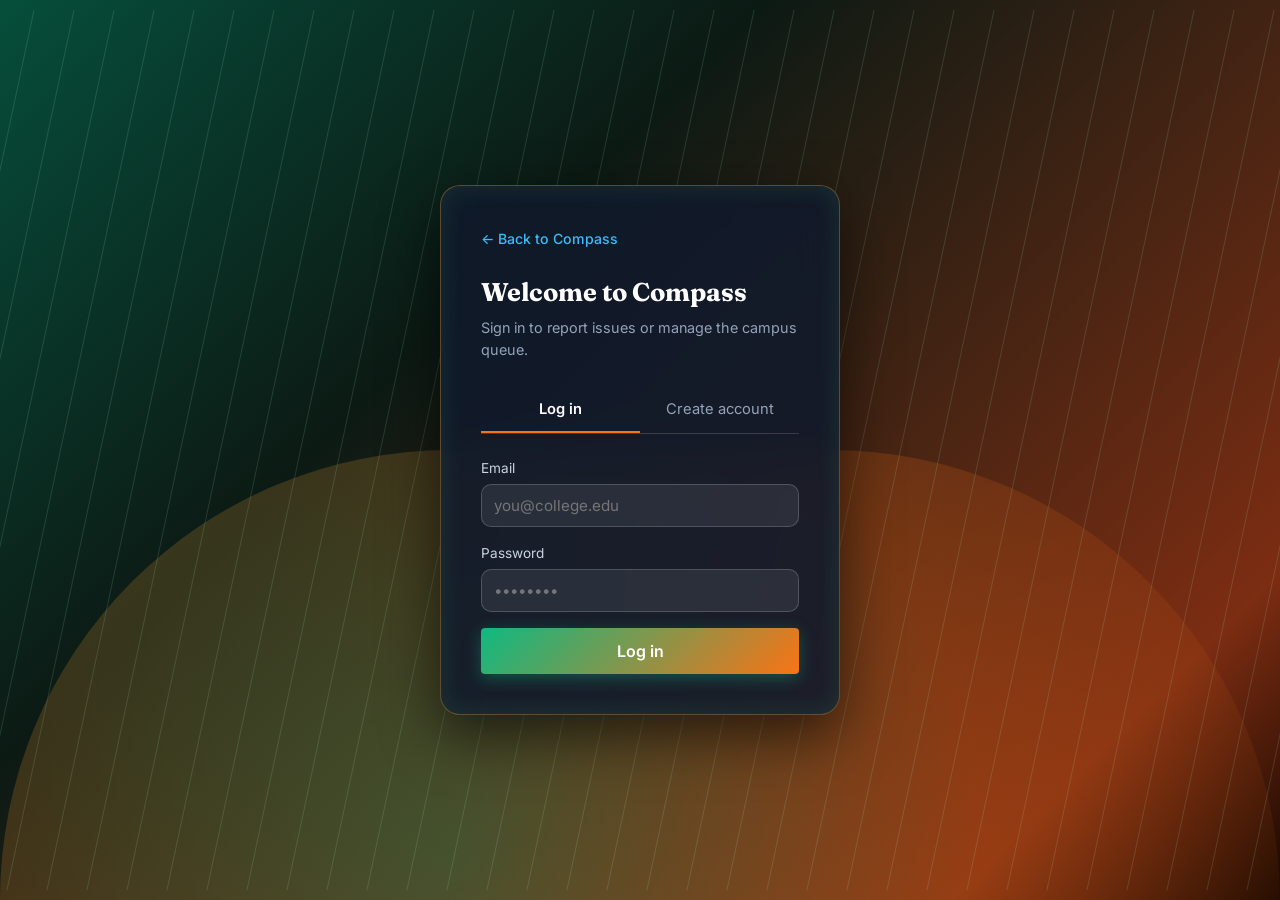
<file: login.html>
<!doctype html>
<html lang="en">
<head>
<meta charset="UTF-8">
<meta name="viewport" content="width=device-width, initial-scale=1.0">
<title>Log in — Compass</title>
<link rel="stylesheet" href="css/style.css">
</head>
<body class="landing-page">
<div id="animatedBeamBg" class="animated-beam-bg"></div>

<div class="auth-shell">
  <div class="auth-card">
    <a href="index.html" class="back-link">&larr; Back to Compass</a>
    <h1>Welcome to Compass</h1>
    <div class="sub">Sign in to report issues or manage the campus queue.</div>

    <div class="tabs">
      <div class="tab active" id="tabLogin" onclick="showTab('login')">Log in</div>
      <div class="tab" id="tabRegister" onclick="showTab('register')">Create account</div>
    </div>

    <div id="msg" class="msg"></div>

    <!-- LOGIN -->
    <form id="loginForm">
      <div class="field">
        <label>Email</label>
        <input type="email" id="loginEmail" required placeholder="you@college.edu">
      </div>
      <div class="field">
        <label>Password</label>
        <input type="password" id="loginPassword" required placeholder="••••••••">
      </div>
      <button type="submit" class="btn btn-primary btn-block btn-hover-effect">Log in</button>
    </form>

    <!-- REGISTER -->
    <form id="registerForm" style="display:none;">
      <div class="role-toggle">
        <button type="button" id="roleStudent" class="active" onclick="setRole('student')">Student / Faculty</button>
        <button type="button" id="roleAdmin" onclick="setRole('admin')">Admin</button>
      </div>
      <div class="field">
        <label>Full name</label>
        <input type="text" id="regName" required placeholder="Priya Kumar">
      </div>
      <div class="field">
        <label>Email</label>
        <input type="email" id="regEmail" required placeholder="you@college.edu">
      </div>
      <div class="field">
        <label>Password</label>
        <input type="password" id="regPassword" required placeholder="At least 6 characters">
      </div>
      <button type="submit" class="btn btn-primary btn-block btn-hover-effect">Create account</button>
    </form>
  </div>
</div>

<script src="js/app.js"></script>
<script>
let selectedRole = "student";

function setRole(role) {
  selectedRole = role;
  document.getElementById("roleStudent").classList.toggle("active", role === "student");
  document.getElementById("roleAdmin").classList.toggle("active", role === "admin");
}

function showTab(which) {
  document.getElementById("tabLogin").classList.toggle("active", which === "login");
  document.getElementById("tabRegister").classList.toggle("active", which === "register");
  document.getElementById("loginForm").style.display = which === "login" ? "block" : "none";
  document.getElementById("registerForm").style.display = which === "register" ? "block" : "none";
  document.getElementById("msg").style.display = "none";
}

function showMsg(text, type) {
  const el = document.getElementById("msg");
  el.textContent = text;
  el.className = "msg " + type;
}

function routeAfterLogin(role) {
  window.location.href = role === "admin" ? "admin.html" : "student.html";
}

document.getElementById("loginForm").addEventListener("submit", async (e) => {
  e.preventDefault();
  try {
    const data = await api("/api/auth/login", {
      method: "POST",
      body: {
        email: document.getElementById("loginEmail").value,
        password: document.getElementById("loginPassword").value,
      },
    });
    saveSession(data);
    routeAfterLogin(data.role);
  } catch (err) {
    showMsg(err.message, "error");
  }
});

document.getElementById("registerForm").addEventListener("submit", async (e) => {
  e.preventDefault();
  try {
    const data = await api("/api/auth/register", {
      method: "POST",
      body: {
        name: document.getElementById("regName").value,
        email: document.getElementById("regEmail").value,
        password: document.getElementById("regPassword").value,
        role: selectedRole,
      },
    });
    saveSession(data);
    routeAfterLogin(data.role);
  } catch (err) {
    showMsg(err.message, "error");
  }
});

// support ?tab=register&role=admin deep links from the landing page
const params = new URLSearchParams(window.location.search);
if (params.get("tab") === "register") showTab("register");
if (params.get("role") === "admin") setRole("admin");

// Animated Beam Background Generator
function initAnimatedBeam() {
  const container = document.getElementById("animatedBeamBg");
  if (!container) return;

  const prand = (n) => {
    const x = Math.sin(n * 127.1 + 311.7) * 43758.5453;
    return x - Math.floor(x);
  };
  const lerp = (min, max, t) => min + (max - min) * t;

  const LANES = 64;
  let html = '<div class="ab-glow"></div><div class="ab-lanes-container">';

  for (let i = 0; i < LANES; i++) {
    const laneIndex = i;
    const hasBeam = prand(laneIndex + 7) < 0.3;
    let beamHtml = '';

    if (hasBeam) {
      const beamIndex = laneIndex + 1;
      const fast = prand(beamIndex + 91) < 0.3;
      const duration = fast ? lerp(1.2, 3.2, prand(beamIndex)) : lerp(6, 14, prand(beamIndex));
      const delay = lerp(0, 9, prand(beamIndex + 13));
      const length = Math.round(lerp(24, 84, prand(beamIndex + 29)));
      const width = Math.round(lerp(3, 7, prand(beamIndex + 53)));
      const opacity = fast ? lerp(0.8, 1, prand(beamIndex + 71)) : lerp(0.35, 0.9, prand(beamIndex + 71));

      const styleVars = `--duration:${duration.toFixed(2)}s;--delay:${delay.toFixed(2)}s;--length:${length}px;--opacity:${opacity.toFixed(2)};width:${width}px;transform:translateY(-20%);animation:meteor var(--duration) var(--delay) ease-in-out infinite backwards;`;

      beamHtml = `
        <div class="ab-beam" style="${styleVars}">
          <div class="ab-streak-wrapper" style="height:var(--length);clip-path:polygon(54% 0, 54% 0, 60% 100%, 40% 100%);">
            <div class="ab-streak-inner"></div>
          </div>
        </div>
      `;
    }

    html += `
      <div class="ab-lane">
        <div class="ab-line">
          ${beamHtml}
        </div>
      </div>
    `;
  }

  html += '</div>';
  container.innerHTML = html;
}

if (document.readyState === "loading") {
  document.addEventListener("DOMContentLoaded", initAnimatedBeam);
} else {
  initAnimatedBeam();
}
</script>
</body>
</html>
</html>
</file>
<file: css/style.css>
@import url('https://fonts.googleapis.com/css2?family=Fraunces:opsz,wght@9..144,400..700&family=Inter:wght@400;500;600&display=swap');

:root{
  --ink:#16233A;
  --paper:#F6F3EC;
  --card:#FFFFFF;
  --brass:#B9863E;
  --brass-dark:#8F6428;
  --teal:#3E6D6A;
  --red:#A94438;
  --line:#DDD6C7;
  --muted:#6B7280;
  --radius:4px;
}

*{box-sizing:border-box;}
html,body{margin:0;padding:0;}
body{
  background:var(--paper);
  color:var(--ink);
  font-family:'Inter',sans-serif;
  line-height:1.5;
}
h1,h2,h3,.serif{font-family:'Fraunces',serif;}

a{color:inherit;}

.wrap{max-width:1080px;margin:0 auto;padding:0 24px;}

/* ---------- top bar ---------- */
.topbar{
  display:flex;align-items:center;justify-content:space-between;
  padding:20px 0;border-bottom:1px solid var(--line);
}
.brand{display:flex;align-items:center;gap:10px;font-family:'Fraunces',serif;font-weight:600;font-size:1.3rem;text-decoration:none;color:var(--ink);}
.brand svg{width:28px;height:28px;flex-shrink:0;}
.topbar nav a{margin-left:22px;text-decoration:none;font-size:.95rem;color:var(--ink);}
.topbar .cta{
  background:var(--ink);color:var(--paper);padding:9px 18px;border-radius:var(--radius);
  text-decoration:none;font-size:.9rem;
}

/* ---------- landing hero ---------- */
.hero{padding:88px 0 64px;display:grid;grid-template-columns:1.2fr 0.8fr;gap:48px;align-items:center;}
.hero h1{font-size:3.1rem;line-height:1.08;margin:0 0 20px;font-weight:600;}
.hero p{font-size:1.15rem;color:var(--muted);max-width:46ch;margin:0 0 32px;}
.hero-actions{display:flex;gap:14px;}
.btn{
  display:inline-block;padding:13px 24px;border-radius:var(--radius);font-size:1rem;
  text-decoration:none;cursor:pointer;border:1px solid transparent;font-family:inherit;
}
.btn-primary{background:var(--brass);color:#fff;}
.btn-primary:hover{background:var(--brass-dark);}
.btn-secondary{background:transparent;border-color:var(--ink);color:var(--ink);}
.btn-secondary:hover{background:var(--ink);color:var(--paper);}
.btn-block{width:100%;text-align:center;}

.compass-art{width:100%;max-width:340px;justify-self:center;}

.stat-row{display:flex;gap:40px;padding:36px 0;border-top:1px solid var(--line);border-bottom:1px solid var(--line);margin:16px 0 64px;}
.stat-row div{flex:1;}
.stat-row .num{font-family:'Fraunces',serif;font-size:2.1rem;font-weight:600;}
.stat-row .label{color:var(--muted);font-size:.9rem;}

.feature-grid{display:grid;grid-template-columns:repeat(3,1fr);gap:28px;margin-bottom:80px;}
.feature{border-top:2px solid var(--ink);padding-top:16px;}
.feature h3{margin:0 0 8px;font-size:1.05rem;}
.feature p{margin:0;color:var(--muted);font-size:.92rem;}

/* ---------- landing: problem section ---------- */
.section-label{
  text-transform:uppercase;letter-spacing:.08em;font-size:.78rem;color:var(--brass-dark);
  font-weight:600;margin-bottom:10px;
}
.problem{padding:56px 0 64px;border-top:1px solid var(--line);}
.problem h2{font-size:1.9rem;max-width:26ch;margin:0 0 36px;}
.problem-grid{display:grid;grid-template-columns:repeat(3,1fr);gap:28px;}
.problem-card{background:var(--card);border:1px solid var(--line);border-radius:6px;padding:22px;}
.problem-card .k{font-family:'Fraunces',serif;font-size:1.1rem;margin:0 0 8px;color:var(--red);}
.problem-card p{margin:0;color:var(--muted);font-size:.9rem;}

/* ---------- landing: how it works ---------- */
.how{padding:64px 0;border-top:1px solid var(--line);}
.how h2{font-size:1.9rem;margin:0 0 8px;}
.how > .wrap > p, .how-lede{color:var(--muted);max-width:52ch;margin:0 0 40px;}
.steps{display:grid;grid-template-columns:repeat(3,1fr);gap:0;position:relative;}
.step{position:relative;padding:0 20px 0 0;}
.step .step-num{
  font-family:'Fraunces',serif;font-size:2.2rem;color:var(--brass);font-weight:600;
  display:block;margin-bottom:14px;
}
.step h3{font-size:1.05rem;margin:0 0 8px;}
.step p{color:var(--muted);font-size:.9rem;margin:0;}
.step:not(:last-child)::after{
  content:'';position:absolute;top:18px;right:0;width:40%;height:1px;background:var(--line);
}

/* ---------- landing: features (expanded) ---------- */
.feature-grid{display:grid;grid-template-columns:repeat(3,1fr);gap:28px;margin-bottom:0;}

/* ---------- landing: split (students / admins) ---------- */
.split-section{padding:64px 0;border-top:1px solid var(--line);}
.split-section h2{font-size:1.9rem;margin:0 0 40px;}
.split-grid{display:grid;grid-template-columns:1fr 1fr;gap:24px;}
.split-card{border-radius:6px;padding:30px;}
.split-card.for-students{background:var(--ink);color:#fff;}
.split-card.for-admins{background:var(--card);border:1px solid var(--line);}
.split-card .tagline{
  font-size:.78rem;text-transform:uppercase;letter-spacing:.08em;margin-bottom:10px;
}
.split-card.for-students .tagline{color:#C9B48A;}
.split-card.for-admins .tagline{color:var(--brass-dark);}
.split-card h3{font-family:'Fraunces',serif;font-size:1.4rem;margin:0 0 16px;}
.split-card ul{margin:0;padding:0;list-style:none;}
.split-card li{
  padding:10px 0;font-size:.92rem;border-top:1px solid rgba(255,255,255,.12);
}
.split-card.for-admins li{border-top:1px solid var(--line);}
.split-card li:first-child{border-top:none;}

/* ---------- landing: comparison table ---------- */
.compare{padding:64px 0;border-top:1px solid var(--line);}
.compare h2{font-size:1.9rem;margin:0 0 36px;}
.compare-table{width:100%;border-collapse:collapse;}
.compare-table th{
  text-align:left;font-family:'Inter',sans-serif;font-weight:600;font-size:.85rem;
  color:var(--muted);padding:12px 16px;border-bottom:2px solid var(--ink);
}
.compare-table th:first-child{width:34%;}
.compare-table td{padding:14px 16px;border-bottom:1px solid var(--line);font-size:.9rem;vertical-align:top;}
.compare-table td:first-child{color:var(--muted);}
.compare-table .old-way::before{content:'✕ ';color:var(--red);}
.compare-table .new-way::before{content:'✓ ';color:var(--teal);}

/* ---------- landing: FAQ ---------- */
.faq{padding:64px 0;border-top:1px solid var(--line);}
.faq h2{font-size:1.9rem;margin:0 0 32px;}
.faq-item{border-bottom:1px solid var(--line);}
.faq-q{
  width:100%;text-align:left;background:none;border:none;cursor:pointer;
  padding:18px 0;font-family:'Fraunces',serif;font-size:1.05rem;color:var(--ink);
  display:flex;justify-content:space-between;align-items:center;gap:16px;
}
.faq-q .icon{font-size:1.3rem;color:var(--brass);flex-shrink:0;transition:transform .15s;}
.faq-item.open .faq-q .icon{transform:rotate(45deg);}
.faq-a{max-height:0;overflow:hidden;transition:max-height .2s ease;}
.faq-a p{color:var(--muted);font-size:.9rem;margin:0 0 18px;max-width:64ch;}
.faq-item.open .faq-a{max-height:200px;}

/* ---------- landing: final CTA banner ---------- */
.cta-banner{
  background:linear-gradient(135deg,#16233A,#243456);color:#fff;border-radius:6px;
  padding:48px;text-align:center;margin:64px 0;
}
.cta-banner h2{font-family:'Fraunces',serif;font-size:1.8rem;margin:0 0 10px;}
.cta-banner p{color:#B7C0D1;margin:0 0 26px;font-size:.95rem;}
.cta-banner .hero-actions{justify-content:center;}

/* ---------- landing: feature icon boxes ---------- */
.feature .icon-box{
  width:44px;height:44px;border-radius:8px;background:var(--ink);color:var(--paper);
  display:flex;align-items:center;justify-content:center;margin-bottom:16px;
}
.feature .icon-box svg{width:22px;height:22px;}

/* ---------- landing: product preview (boxed mockups) ---------- */
.preview{padding:64px 0;border-top:1px solid var(--line);}
.preview h2{font-size:1.9rem;margin:0 0 8px;}
.preview-lede{color:var(--muted);max-width:52ch;margin:0 0 40px;}
.screen-grid{display:grid;grid-template-columns:repeat(3,1fr);gap:24px;}
.screen-box{
  background:var(--card);border:1px solid var(--line);border-radius:8px;overflow:hidden;
  box-shadow:0 12px 28px -18px rgba(22,35,58,.35);
}
.screen-chrome{
  display:flex;align-items:center;gap:6px;padding:10px 12px;border-bottom:1px solid var(--line);background:#FBFAF6;
}
.screen-chrome span{width:8px;height:8px;border-radius:50%;background:var(--line);display:block;}
.screen-body{padding:0;}
.screen-body svg{display:block;width:100%;height:auto;}
.screen-caption{padding:14px 16px 18px;}
.screen-caption h3{font-size:.95rem;margin:0 0 4px;}
.screen-caption p{font-size:.82rem;color:var(--muted);margin:0;}

/* ---------- landing: tech stack strip ---------- */
.stack{padding:56px 0;border-top:1px solid var(--line);}
.stack .section-label{margin-bottom:6px;}
.stack h2{font-size:1.6rem;margin:0 0 28px;}
.stack-row{display:flex;flex-wrap:wrap;gap:12px;}
.stack-badge{
  border:1px solid var(--line);background:var(--card);border-radius:20px;
  padding:9px 16px;font-size:.85rem;color:var(--ink);display:flex;align-items:center;gap:8px;
}
.stack-badge .dot{width:7px;height:7px;border-radius:50%;background:var(--brass);display:block;}

/* ---------- landing: roadmap ---------- */
.roadmap{padding:64px 0;border-top:1px solid var(--line);}
.roadmap h2{font-size:1.9rem;margin:0 0 8px;}
.roadmap-lede{color:var(--muted);max-width:56ch;margin:0 0 36px;}
.roadmap-grid{display:grid;grid-template-columns:repeat(3,1fr);gap:24px;}
.roadmap-card{border:1px dashed var(--line);border-radius:6px;padding:22px;background:transparent;}
.roadmap-card .status{
  display:inline-block;font-size:.72rem;text-transform:uppercase;letter-spacing:.06em;
  color:var(--brass-dark);background:#F0E6D2;padding:3px 9px;border-radius:20px;margin-bottom:12px;
}
.roadmap-card h3{font-size:1rem;margin:0 0 8px;}
.roadmap-card p{font-size:.86rem;color:var(--muted);margin:0;}

footer{border-top:1px solid var(--line);padding:32px 0 48px;color:var(--muted);font-size:.85rem;}
.footer-grid{display:flex;justify-content:space-between;align-items:flex-start;flex-wrap:wrap;gap:16px;}
.footer-links{display:flex;gap:20px;}
.footer-links a{text-decoration:none;color:var(--muted);}
.footer-links a:hover{color:var(--ink);}

/* ---------- auth ---------- */
.auth-shell{min-height:100vh;display:flex;align-items:center;justify-content:center;padding:24px;}
.auth-card{background:var(--card);border:1px solid var(--line);border-radius:6px;padding:40px;width:100%;max-width:400px;}
.auth-card h1{font-size:1.6rem;margin:0 0 6px;}
.auth-card .sub{color:var(--muted);font-size:.9rem;margin-bottom:28px;}
.tabs{display:flex;border-bottom:1px solid var(--line);margin-bottom:24px;}
.tab{flex:1;text-align:center;padding:10px 0;cursor:pointer;color:var(--muted);font-size:.92rem;border-bottom:2px solid transparent;}
.tab.active{color:var(--ink);border-color:var(--brass);font-weight:600;}
.field{margin-bottom:16px;}
.field label{display:block;font-size:.85rem;margin-bottom:6px;color:var(--muted);}
.field input,.field select,.field textarea{
  width:100%;padding:11px 12px;border:1px solid var(--line);border-radius:var(--radius);
  font-family:inherit;font-size:.95rem;background:#fff;color:var(--ink);
}
.field textarea{resize:vertical;min-height:90px;}
.role-toggle{display:flex;gap:10px;margin-bottom:20px;}
.role-toggle button{flex:1;padding:10px;border:1px solid var(--line);background:#fff;border-radius:var(--radius);cursor:pointer;font-family:inherit;}
.role-toggle button.active{border-color:var(--ink);background:var(--ink);color:#fff;}
.msg{font-size:.88rem;padding:10px 12px;border-radius:var(--radius);margin-bottom:16px;display:none;}
.msg.error{background:#FBEAE7;color:var(--red);display:block;}
.msg.ok{background:#E9F1EF;color:var(--teal);display:block;}
.back-link{display:inline-block;margin-bottom:24px;color:var(--muted);text-decoration:none;font-size:.88rem;}

/* Dark Theme Auth Card on Landing Page */
body.landing-page .auth-shell {
  position: relative;
  z-index: 5;
}

body.landing-page .auth-card {
  background: rgba(16, 26, 44, 0.88);
  border: 1px solid rgba(185, 134, 62, 0.45);
  border-radius: 20px;
  padding: 40px;
  box-shadow: 0 20px 56px rgba(0, 0, 0, 0.6), inset 0 0 24px rgba(74, 222, 128, 0.12);
  backdrop-filter: blur(20px);
  color: #ffffff;
}

body.landing-page .auth-card h1 {
  color: #ffffff;
  font-family: 'Fraunces', serif;
}

body.landing-page .auth-card .sub {
  color: #94a3b8;
}

body.landing-page .auth-card .back-link {
  color: #38bdf8;
  font-weight: 500;
  transition: color 0.2s ease;
}

body.landing-page .auth-card .back-link:hover {
  color: #4ade80;
}

body.landing-page .tabs {
  border-bottom: 1px solid rgba(255, 255, 255, 0.15);
}

body.landing-page .tab {
  color: #94a3b8;
}

body.landing-page .tab.active {
  color: #ffffff;
  border-color: #f97316;
}

body.landing-page .field label {
  color: #cbd5e1;
}

body.landing-page .field input,
body.landing-page .field select,
body.landing-page .field textarea {
  background: rgba(255, 255, 255, 0.08);
  border: 1px solid rgba(255, 255, 255, 0.18);
  color: #ffffff;
  border-radius: 10px;
}

body.landing-page .field input:focus,
body.landing-page .field select:focus,
body.landing-page .field textarea:focus {
  border-color: #f97316;
  outline: none;
  box-shadow: 0 0 16px rgba(249, 115, 22, 0.4);
}

body.landing-page .role-toggle button {
  background: rgba(255, 255, 255, 0.08);
  border: 1px solid rgba(255, 255, 255, 0.18);
  color: #94a3b8;
  border-radius: 10px;
}

body.landing-page .role-toggle button.active {
  background: linear-gradient(135deg, #10b981, #f97316);
  border-color: transparent;
  color: #ffffff;
  font-weight: 600;
  box-shadow: 0 4px 16px rgba(16, 185, 129, 0.4);
}

/* ---------- dashboard shell ---------- */
.dash{display:grid;grid-template-columns:220px 1fr;min-height:100vh;}
.sidebar{background:var(--ink);color:var(--paper);padding:28px 20px;}
.sidebar .brand{color:var(--paper);margin-bottom:36px;}
.sidebar .who{font-size:.82rem;color:#A9B4C4;margin-bottom:24px;padding-bottom:20px;border-bottom:1px solid #2A3B57;}
.sidebar nav{display:flex;flex-direction:column;gap:4px;}
.sidebar nav a, .sidebar nav button{
  display:block;text-align:left;padding:10px 12px;border-radius:var(--radius);color:#D7DCE5;
  text-decoration:none;font-size:.92rem;border:none;background:none;cursor:pointer;font-family:inherit;width:100%;
}
.sidebar nav a.active,.sidebar nav a:hover{background:#22314C;color:#fff;}
.sidebar .logout{margin-top:24px;color:#A9B4C4;}

.main{padding:44px 56px;max-width:1180px;margin:0 auto;width:100%;}
.main h1{font-size:2rem;margin:0 0 6px;}
.main .lede{color:var(--muted);margin:0 0 36px;font-size:1.02rem;}

.chat-widget{
  position:fixed;right:24px;bottom:24px;width:min(360px, calc(100vw - 28px));
  background:var(--card);border:1px solid var(--line);border-radius:16px;
  box-shadow:0 18px 42px rgba(22,35,58,.16);overflow:hidden;z-index:1200;
}
.chat-widget.collapsed .chat-widget-suggestions,
.chat-widget.collapsed .chat-window,
.chat-widget.collapsed .chat-widget-input-row{display:none;}
.chat-widget-header{
  display:flex;align-items:center;justify-content:space-between;padding:12px 16px;
  background:linear-gradient(135deg,var(--ink),#243456);color:#fff;
}
.chat-widget-header strong{display:block;font-size:.95rem;line-height:1.2;}
.chat-widget-header small{display:block;color:#C9D2E5;font-size:.7rem;}
.chat-widget-minimize{
  border:none;background:rgba(255,255,255,.12);color:#fff;border-radius:50%;
  width:28px;height:28px;cursor:pointer;font-size:1.1rem;
}
.chat-widget-suggestions{display:flex;flex-wrap:wrap;gap:8px;padding:12px 12px 0;background:var(--paper);}
.chat-suggestion{
  border:1px solid var(--line);background:#fff;border-radius:999px;padding:7px 10px;
  cursor:pointer;font-size:.75rem;color:var(--ink);
}
.chat-window{max-height:280px;overflow-y:auto;padding:12px;background:var(--paper);display:flex;flex-direction:column;gap:10px;}
.chat-bubble{max-width:90%;padding:10px 12px;border-radius:12px;font-size:.84rem;line-height:1.45;}
.chat-bubble.chat-user{align-self:flex-end;background:var(--ink);color:#fff;border-bottom-right-radius:4px;}
.chat-bubble.chat-assistant{align-self:flex-start;background:#fff;border:1px solid var(--line);color:var(--ink);border-bottom-left-radius:4px;}
.chat-message{white-space:pre-wrap;word-break:break-word;}
.chat-source-row{display:flex;flex-wrap:wrap;gap:6px;margin-top:8px;}
.chat-source-tag{
  background:#F0E6D2;color:var(--brass-dark);border-radius:999px;padding:4px 8px;
  font-size:.68rem;font-weight:600;
}
.chat-widget-input-row{display:flex;gap:8px;padding:12px;border-top:1px solid var(--line);background:#fff;}
.chat-widget-input-row input{
  flex:1;border:1px solid var(--line);border-radius:10px;padding:10px 12px;
  font-family:inherit;font-size:.88rem;background:#fff;color:var(--ink);
}
.btn-sm{padding:9px 12px;font-size:.8rem;}

.panel{display:none;}
.panel.active{display:block;}

.card{background:var(--card);border:1px solid var(--line);border-radius:8px;padding:32px;margin-bottom:20px;}

/* report page: form + side panel, so the form isn't stranded on its own */
.report-layout{display:grid;grid-template-columns:1.4fr 1fr;gap:24px;align-items:start;}
.tip-card{background:var(--card);border:1px solid var(--line);border-radius:8px;padding:28px;}
.tip-card h3{font-size:1.05rem;margin:0 0 18px;}
.tip-step{display:flex;gap:14px;margin-bottom:20px;}
.tip-step:last-child{margin-bottom:0;}
.tip-step .n{
  flex-shrink:0;width:28px;height:28px;border-radius:50%;background:var(--ink);color:#fff;
  display:flex;align-items:center;justify-content:center;font-family:'Fraunces',serif;font-size:.85rem;
}
.tip-step p{margin:0;font-size:.87rem;color:var(--muted);}
.tip-step p strong{color:var(--ink);display:block;font-size:.92rem;margin-bottom:2px;font-weight:600;}
.tip-note{margin-top:22px;padding-top:20px;border-top:1px solid var(--line);font-size:.82rem;color:var(--muted);}
.streak-hero{display:flex;align-items:center;gap:24px;background:linear-gradient(135deg,#16233A,#243456);color:#fff;border-radius:6px;padding:32px;margin-bottom:28px;}
.streak-num{font-family:'Fraunces',serif;font-size:3.4rem;font-weight:600;}
.streak-label{color:#B7C0D1;font-size:.9rem;}

.kpi-row{display:grid;grid-template-columns:repeat(4,1fr);gap:16px;margin-bottom:28px;}
.kpi{background:var(--card);border:1px solid var(--line);border-radius:6px;padding:18px;}
.kpi .num{font-family:'Fraunces',serif;font-size:1.7rem;font-weight:600;}
.kpi .label{color:var(--muted);font-size:.82rem;}

/* complaint list */
.complaint{border:1px solid var(--line);border-radius:6px;padding:18px 20px;margin-bottom:14px;background:#fff;}
.complaint-top{display:flex;justify-content:space-between;align-items:flex-start;gap:16px;}
.complaint-top .desc{font-weight:500;margin:0 0 6px;}
.tagrow{display:flex;gap:8px;flex-wrap:wrap;margin-top:8px;}
.tag{font-size:.76rem;padding:3px 9px;border-radius:20px;background:#EFEAE0;color:var(--ink);}
.tag.status-submitted{background:#F0E6D2;color:var(--brass-dark);}
.tag.status-in_progress{background:#DEE9E8;color:var(--teal);}
.tag.status-resolved{background:#DFEDD9;color:#3A7A2A;}
.priority-pill{font-family:'Fraunces',serif;font-weight:600;font-size:1.3rem;white-space:nowrap;}
.meta{font-size:.8rem;color:var(--muted);margin-top:4px;}

.progress-track{display:flex;gap:0;margin:10px 0 4px;}
.progress-step{flex:1;text-align:center;font-size:.75rem;color:var(--muted);position:relative;padding-top:14px;}
.progress-step::before{content:'';position:absolute;top:4px;left:50%;width:9px;height:9px;border-radius:50%;background:var(--line);transform:translateX(-50%);}
.progress-step.done::before{background:var(--teal);}
.progress-step::after{content:'';position:absolute;top:8px;left:calc(50% + 8px);width:calc(100% - 16px);height:2px;background:var(--line);}
.progress-step:last-child::after{display:none;}
.progress-step.done::after{background:var(--teal);}

.admin-actions{display:flex;gap:10px;margin-top:14px;flex-wrap:wrap;}
.btn-sm{padding:8px 14px;font-size:.85rem;}
.draft-box{background:var(--paper);border:1px dashed var(--line);border-radius:var(--radius);padding:14px;margin-top:12px;white-space:pre-wrap;font-size:.88rem;}

.empty{color:var(--muted);font-size:.9rem;padding:24px 0;text-align:center;}

@media (max-width:860px){
  .dash{grid-template-columns:1fr;}
  .sidebar{display:flex;align-items:center;justify-content:space-between;padding:16px 20px;}
  .sidebar nav{flex-direction:row;}
  .sidebar .who,.sidebar .logout{display:none;}
  .main{padding:24px;}
  .hero{grid-template-columns:1fr;padding-top:48px;}
  .feature-grid{grid-template-columns:1fr;}
  .kpi-row{grid-template-columns:repeat(2,1fr);}
}

/* ---------- nav badge (unread notifications) ---------- */
.nav-badge{
  display:inline-block;min-width:18px;height:18px;line-height:18px;text-align:center;
  background:var(--red);color:#fff;border-radius:50%;font-size:.68rem;margin-left:6px;padding:0 4px;
}

/* ---------- notifications ---------- */
.notif-item{display:flex;gap:12px;align-items:flex-start;border:1px solid var(--line);border-radius:6px;
  padding:14px 16px;margin-bottom:10px;background:#fff;}
.notif-item.unread{border-left:3px solid var(--brass);background:#FBF7EE;}
.notif-dot{width:8px;height:8px;border-radius:50%;background:var(--brass);margin-top:6px;flex-shrink:0;}
.notif-item.unread .notif-dot{visibility:visible;}
.notif-item:not(.unread) .notif-dot{visibility:hidden;}
.notif-text{margin:0;font-size:.92rem;}
.notif-time{color:var(--muted);font-size:.78rem;margin-top:4px;}

/* ---------- community pulse / feed ---------- */
.feed-item{display:flex;justify-content:space-between;align-items:center;gap:16px;
  border:1px solid var(--line);border-radius:6px;padding:14px 16px;margin-bottom:10px;background:#fff;}
.feed-item .feed-main{font-size:.92rem;}
.feed-item .feed-loc{color:var(--muted);font-size:.82rem;}

/* ---------- leaderboard ---------- */
.leaderboard-row{display:flex;align-items:center;gap:16px;border:1px solid var(--line);border-radius:6px;
  padding:12px 16px;margin-bottom:8px;background:#fff;}
.leaderboard-row .rank{font-family:'Fraunces',serif;font-weight:600;font-size:1.1rem;width:28px;color:var(--brass-dark);}
.leaderboard-row .name{flex:1;font-weight:500;}
.leaderboard-row .badge{font-size:.76rem;padding:3px 9px;border-radius:20px;background:#EFEAE0;color:var(--ink);}
.my-rank-card{background:linear-gradient(135deg,#16233A,#243456);color:#fff;border-radius:6px;padding:20px 24px;
  margin-bottom:20px;display:flex;justify-content:space-between;align-items:center;}

/* ---------- Leaderboard Podium (Trophy UI / Shadcn Style) ---------- */
.leaderboard-podium-container {
  display: flex;
  align-items: flex-end;
  justify-content: center;
  gap: 14px;
  padding: 24px 12px 12px 12px;
  margin-bottom: 20px;
  background: var(--surface-bg, rgba(248, 250, 252, 0.6));
  border: 1px dashed var(--line);
  border-radius: 12px;
}

body.dark-mode .leaderboard-podium-container {
  background: rgba(15, 23, 42, 0.4);
  border-color: var(--line);
}

.podium-column {
  display: flex;
  flex-direction: column;
  align-items: center;
  flex: 1;
  max-width: 130px;
  position: relative;
  transition: transform 0.25s cubic-bezier(0.4, 0, 0.2, 1);
}

.podium-column:hover {
  transform: translateY(-5px);
}

.podium-column.rank-2 { order: 1; }
.podium-column.rank-1 { order: 2; }
.podium-column.rank-3 { order: 3; }

.podium-crown {
  position: absolute;
  top: -24px;
  font-size: 1.4rem;
  filter: drop-shadow(0 2px 4px rgba(245, 158, 11, 0.4));
  animation: floatCrown 2.5s ease-in-out infinite alternate;
}

@keyframes floatCrown {
  0% { transform: translateY(0); }
  100% { transform: translateY(-4px); }
}

.podium-avatar-wrapper {
  position: relative;
  border-radius: 50%;
  padding: 3px;
  display: flex;
  align-items: center;
  justify-content: center;
  margin-bottom: 8px;
}

.rank-1 .podium-avatar-wrapper {
  width: 72px;
  height: 72px;
  background: linear-gradient(135deg, #F59E0B, #FBBF24);
  box-shadow: 0 0 18px rgba(245, 158, 11, 0.45);
}

.rank-2 .podium-avatar-wrapper {
  width: 60px;
  height: 60px;
  background: linear-gradient(135deg, #94A3B8, #CBD5E1);
  box-shadow: 0 0 14px rgba(148, 163, 184, 0.35);
}

.rank-3 .podium-avatar-wrapper {
  width: 54px;
  height: 54px;
  background: linear-gradient(135deg, #B45309, #78350F);
  box-shadow: 0 0 12px rgba(180, 83, 9, 0.35);
}

.podium-avatar-img {
  width: 100%;
  height: 100%;
  object-fit: cover;
  border-radius: 50%;
  border: 2px solid #fff;
}

body.dark-mode .podium-avatar-img {
  border-color: #1e293b;
}

.podium-avatar-initials {
  width: 100%;
  height: 100%;
  border-radius: 50%;
  border: 2px solid #fff;
  display: flex;
  align-items: center;
  justify-content: center;
  font-weight: 700;
  color: #fff;
  text-transform: uppercase;
  font-family: system-ui, -apple-system, sans-serif;
}

body.dark-mode .podium-avatar-initials {
  border-color: #1e293b;
}

.rank-1 .podium-avatar-initials {
  font-size: 1.2rem;
  background: linear-gradient(135deg, #1E293B, #0F172A);
}

.rank-2 .podium-avatar-initials {
  font-size: 1rem;
  background: linear-gradient(135deg, #334155, #1E293B);
}

.rank-3 .podium-avatar-initials {
  font-size: 0.9rem;
  background: linear-gradient(135deg, #475569, #334155);
}

.podium-rank-badge {
  position: absolute;
  bottom: -4px;
  right: -2px;
  border-radius: 50%;
  font-weight: 800;
  font-size: 0.75rem;
  width: 22px;
  height: 22px;
  display: flex;
  align-items: center;
  justify-content: center;
  color: #fff;
  border: 2px solid #fff;
  box-shadow: 0 2px 4px rgba(0,0,0,0.15);
}

body.dark-mode .podium-rank-badge {
  border-color: #1e293b;
}

.rank-1 .podium-rank-badge { background: #F59E0B; }
.rank-2 .podium-rank-badge { background: #64748B; }
.rank-3 .podium-rank-badge { background: #B45309; }

.podium-user-info {
  text-align: center;
  margin-bottom: 10px;
  width: 100%;
}

.podium-user-name {
  font-weight: 600;
  font-size: 0.84rem;
  overflow: hidden;
  text-overflow: ellipsis;
  white-space: nowrap;
  max-width: 100%;
  color: var(--ink);
}

.podium-user-value {
  font-size: 0.76rem;
  font-weight: 700;
  color: var(--brass-dark);
  margin-top: 2px;
}

.podium-step {
  width: 100%;
  border-radius: 10px 10px 0 0;
  display: flex;
  flex-direction: column;
  align-items: center;
  justify-content: flex-start;
  padding-top: 8px;
  font-weight: 800;
  font-family: 'Fraunces', serif;
  box-shadow: inset 0 2px 4px rgba(255, 255, 255, 0.4);
}

.rank-1 .podium-step {
  height: 110px;
  background: linear-gradient(180deg, rgba(245, 158, 11, 0.22) 0%, rgba(245, 158, 11, 0.06) 100%);
  border: 1.5px solid rgba(245, 158, 11, 0.4);
  border-bottom: none;
  color: #D97706;
  font-size: 2.2rem;
}

.rank-2 .podium-step {
  height: 80px;
  background: linear-gradient(180deg, rgba(148, 163, 184, 0.22) 0%, rgba(148, 163, 184, 0.06) 100%);
  border: 1.5px solid rgba(148, 163, 184, 0.4);
  border-bottom: none;
  color: #64748B;
  font-size: 1.8rem;
}

.rank-3 .podium-step {
  height: 56px;
  background: linear-gradient(180deg, rgba(217, 119, 6, 0.22) 0%, rgba(217, 119, 6, 0.06) 100%);
  border: 1.5px solid rgba(217, 119, 6, 0.4);
  border-bottom: none;
  color: #B45309;
  font-size: 1.5rem;
}

/* ---------- predictions ---------- */
.predict-card{border:1px solid var(--line);border-radius:6px;padding:16px 18px;margin-bottom:12px;background:#fff;
  display:flex;justify-content:space-between;gap:16px;align-items:flex-start;}
.predict-card .risk{font-family:'Fraunces',serif;font-size:1.3rem;font-weight:600;color:var(--red);white-space:nowrap;}
.predict-card .reason{color:var(--muted);font-size:.84rem;margin-top:4px;}
.predict-location-form{display:flex;gap:10px;margin-bottom:20px;max-width:420px;}
.predict-location-form input{flex:1;}

/* ---------- profile ---------- */
.profile-form{max-width:100%;}
.profile-row{display:flex;justify-content:space-between;align-items:center;padding:10px 0;border-bottom:1px solid var(--line);}

/* ---------- Profile 2-Column Grid & Achievements ---------- */
.profile-grid-container {
  display: grid;
  grid-template-columns: 1fr 1.15fr;
  gap: 24px;
  align-items: start;
}

@media (max-width: 900px) {
  .profile-grid-container {
    grid-template-columns: 1fr;
  }
}

.profile-level-banner {
  background: linear-gradient(135deg, rgba(245,158,11,0.12), rgba(245,158,11,0.04));
  border: 1px solid rgba(245,158,11,0.3);
  border-radius: 10px;
  padding: 16px 18px;
  margin-bottom: 16px;
}

body.dark-mode .profile-level-banner {
  background: linear-gradient(135deg, rgba(245,158,11,0.2), rgba(15,23,42,0.6));
  border-color: rgba(245,158,11,0.35);
}

.achievements-grid {
  display: grid;
  grid-template-columns: repeat(auto-fill, minmax(170px, 1fr));
  gap: 12px;
}

.achievement-card {
  border: 1px solid var(--line);
  border-radius: 10px;
  padding: 14px 10px;
  background: #fff;
  display: flex;
  flex-direction: column;
  align-items: center;
  text-align: center;
  position: relative;
  transition: transform 0.2s ease, box-shadow 0.2s ease;
}

body.dark-mode .achievement-card {
  background: var(--card);
  border-color: var(--line);
}

.achievement-card.unlocked {
  border-color: rgba(245, 158, 11, 0.4);
  box-shadow: 0 4px 12px rgba(245, 158, 11, 0.12);
}

.achievement-card.locked {
  opacity: 0.55;
  filter: grayscale(80%);
}

.achievement-card:hover {
  transform: translateY(-2px);
}

.achievement-icon-circle {
  width: 42px;
  height: 42px;
  border-radius: 50%;
  display: flex;
  align-items: center;
  justify-content: center;
  margin-bottom: 10px;
  font-size: 1.2rem;
  background: rgba(245, 158, 11, 0.15);
  color: var(--brass-dark);
}

.achievement-card.unlocked .achievement-icon-circle {
  background: linear-gradient(135deg, #F59E0B, #D97706);
  color: #fff;
  box-shadow: 0 0 10px rgba(245, 158, 11, 0.35);
}

.achievement-title {
  font-weight: 700;
  font-size: 0.85rem;
  margin-bottom: 4px;
  color: var(--ink);
}

.achievement-desc {
  font-size: 0.74rem;
  color: var(--muted);
  line-height: 1.3;
  margin-bottom: 10px;
}

.achievement-status-tag {
  font-size: 0.7rem;
  font-weight: 700;
  padding: 3px 8px;
  border-radius: 12px;
  text-transform: uppercase;
  letter-spacing: 0.05em;
  margin-top: auto;
}

.achievement-status-tag.unlocked-tag {
  background: rgba(16, 185, 129, 0.15);
  color: #10b981;
  border: 1px solid rgba(16, 185, 129, 0.3);
}

.achievement-status-tag.locked-tag {
  background: rgba(148, 163, 184, 0.15);
  color: #64748B;
  border: 1px solid rgba(148, 163, 184, 0.3);
}

/* ---------- feedback stars ---------- */
.stars{display:flex;gap:4px;margin:8px 0;}
.star{font-size:1.4rem;cursor:pointer;color:#D8D2C4;user-select:none;}
.star.filled{color:var(--brass);}
.feedback-box{margin-top:14px;padding-top:14px;border-top:1px dashed var(--line);}
.feedback-done{color:#3A7A2A;font-size:.86rem;}

/* ---------- help / how it works ---------- */
.help-item{border:1px solid var(--line);border-radius:6px;padding:18px 20px;margin-bottom:12px;background:#fff;}
.help-item h3{margin:0 0 6px;font-size:1rem;}
.help-item p{margin:0;color:var(--muted);font-size:.9rem;}

.filter-row{display:flex;gap:10px;margin-bottom:18px;flex-wrap:wrap;}
.filter-row select, .filter-row input{width:auto;}
@media (max-width:820px){
  .stat-row{flex-wrap:wrap;}
  .problem-grid{grid-template-columns:1fr;}
  .steps{grid-template-columns:1fr;gap:28px;}
  .step:not(:last-child)::after{display:none;}
  .split-grid{grid-template-columns:1fr;}
  .compare-table{font-size:.85rem;}
  .compare-table th,.compare-table td{padding:10px 8px;}
  .cta-banner{padding:32px 20px;}
  .footer-grid{flex-direction:column;}
  .screen-grid{grid-template-columns:1fr;}
  .roadmap-grid{grid-template-columns:1fr;}
  .stack-row{gap:8px;}
  .report-layout{grid-template-columns:1fr;}
}

/* ---------- Animated Beam / Meteor Shower Background ---------- */
@keyframes meteor {
  0% {
    transform: translateY(-20%) translateX(-50%);
    opacity: 0;
  }
  12% {
    opacity: var(--opacity, 1);
  }
  88% {
    opacity: var(--opacity, 1);
  }
  100% {
    transform: translateY(300%) translateX(-50%);
    opacity: 0;
  }
}

@media (prefers-reduced-motion: reduce) {
  .ab-beam {
    animation: none !important;
    opacity: 0 !important;
  }
}

.animated-beam-bg {
  position: fixed;
  inset: 0;
  z-index: 0;
  display: flex;
  flex-direction: row;
  justify-content: center;
  overflow: hidden;
  background: linear-gradient(135deg, #064e3b 0%, #0c1a14 35%, #7c2d12 85%, #180700 100%);
  pointer-events: none;
}

.ab-glow {
  position: absolute;
  inset: 0;
  top: 50%;
  height: 100%;
  width: 100%;
  border-radius: 9999px;
  opacity: 0.55;
  background: radial-gradient(circle at 35% 45%, rgba(74, 222, 128, 0.45) 0%, rgba(249, 115, 22, 0.4) 55%, rgba(124, 45, 18, 0) 100%);
}

.ab-lanes-container {
  display: flex;
  height: 100%;
  justify-content: center;
  overflow: hidden;
}

.ab-lane {
  display: flex;
  height: 100%;
  width: 40px;
  flex-shrink: 0;
  justify-content: center;
}

.ab-line {
  position: relative;
  height: 100%;
  width: 1px;
  transform: rotate(12deg);
  background-color: rgba(187, 247, 208, 0.14);
}

.ab-beam {
  height: 100%;
  position: absolute;
  top: 0;
  left: 50%;
}

.ab-streak-wrapper {
  width: 100%;
}

.ab-streak-inner {
  height: 100%;
  width: 100%;
  background: linear-gradient(to bottom, rgba(220, 252, 231, 0.9), #4ade80 45%, #f97316 100%);
  box-shadow: 0 0 10px rgba(74, 222, 128, 0.6), 0 0 16px rgba(249, 115, 22, 0.4);
}

/* Landing Page Dark Theme Adjustments for Light Green + Orange Animated Beam */
body.landing-page {
  background: #091710;
  color: #f0fdf4;
}
body.landing-page .wrap {
  position: relative;
  z-index: 1;
}
body.landing-page .brand {
  color: #ffffff;
}
body.landing-page .topbar nav a {
  color: #dcfce7;
}
body.landing-page .topbar nav a:hover {
  color: #ffffff;
}
body.landing-page .topbar .cta {
  background: linear-gradient(135deg, #16a34a, #f97316);
  color: #ffffff;
  font-weight: 600;
  border: none;
}
body.landing-page .topbar .cta:hover {
  background: linear-gradient(135deg, #15803d, #ea580c);
}
body.landing-page .hero h1 {
  color: #ffffff;
}
body.landing-page .hero p,
body.landing-page .stat-row .label,
body.landing-page .feature p,
body.landing-page .problem-card p,
body.landing-page .step p,
body.landing-page .how-lede,
body.landing-page .preview-lede,
body.landing-page .roadmap-lede,
body.landing-page footer {
  color: #bbf7d0;
}
body.landing-page .stat-row .num {
  color: #4ade80;
}
body.landing-page .stat-row,
body.landing-page .problem,
body.landing-page .how,
body.landing-page .stack,
body.landing-page .compare,
body.landing-page .roadmap,
body.landing-page .faq,
body.landing-page .topbar {
  border-color: rgba(74, 222, 128, 0.2);
}
body.landing-page .problem-card,
body.landing-page .screen-box,
body.landing-page .split-card,
body.landing-page .roadmap-card,
body.landing-page .faq-item {
  background: rgba(9, 23, 16, 0.78);
  backdrop-filter: blur(12px);
  border: 1px solid rgba(74, 222, 128, 0.22);
  color: #f0fdf4;
}
body.landing-page .problem-card .k {
  color: #ff8888;
}
body.landing-page .feature {
  border-top-color: #4ade80;
}
body.landing-page .feature h3,
body.landing-page .problem h2,
body.landing-page .how h2,
body.landing-page .stack h2,
body.landing-page .split-section h2,
body.landing-page .compare h2,
body.landing-page .roadmap h2,
body.landing-page .faq h2,
body.landing-page .preview h2,
body.landing-page .step h3,
body.landing-page .screen-caption h3,
body.landing-page .split-card h3,
body.landing-page .roadmap-card h3,
body.landing-page .faq-q {
  color: #ffffff;
}
body.landing-page .section-label {
  color: #4ade80;
}
body.landing-page .btn-primary {
  background: linear-gradient(135deg, #16a34a, #f97316);
  color: #ffffff;
  border: none;
}
body.landing-page .btn-primary:hover {
  background: linear-gradient(135deg, #15803d, #ea580c);
}
body.landing-page .btn-secondary {
  border-color: rgba(187, 247, 208, 0.4);
  color: #ffffff;
}
body.landing-page .btn-secondary:hover {
  background: rgba(74, 222, 128, 0.18);
}
body.landing-page .stack-badge {
  background: rgba(74, 222, 128, 0.12);
  border: 1px solid rgba(74, 222, 128, 0.25);
  color: #dcfce7;
}
body.landing-page .compare-table th {
  color: #ffffff;
  border-bottom: 1px solid rgba(74, 222, 128, 0.25);
}
body.landing-page .compare-table td {
  border-bottom: 1px solid rgba(74, 222, 128, 0.12);
}
body.landing-page .compare-table .old-way {
  color: #fca5a5;
}
body.landing-page .compare-table .new-way {
  color: #86efac;
}
body.landing-page .cta-banner {
  background: linear-gradient(135deg, rgba(6, 78, 59, 0.9), rgba(124, 45, 18, 0.9));
  border: 1px solid rgba(74, 222, 128, 0.35);
  color: #ffffff;
}
body.landing-page .compass-art circle[stroke="#16233A"] {
  stroke: #ffffff;
}
body.landing-page .compass-art path[fill="#16233A"] {
  fill: #ffffff;
}
body.landing-page .compass-art text {
  fill: #ffffff;
}

/* ==========================================================================
   ANIMATA & SPECTRUM UI COMPONENTS (Vanilla CSS Implementation)
   ========================================================================== */

/* ---------- 1. ANNOUNCEMENT RIBBON ---------- */
.announcement-ribbon {
  position: relative;
  width: 100%;
  height: 42px;
  display: flex;
  align-items: center;
  overflow: hidden;
  background: #ffcc00;
  color: #0f172a;
  border-bottom: 1px solid rgba(0, 0, 0, 0.12);
  z-index: 10;
  font-family: 'Inter', sans-serif;
}
.ribbon-badge {
  display: flex;
  align-items: center;
  height: 100%;
  background: #ffcc00;
  border-right: 1px solid rgba(0, 0, 0, 0.12);
  padding: 0 16px;
  flex-shrink: 0;
  z-index: 20;
}
.ribbon-badge span {
  background: rgba(0, 0, 0, 0.12);
  color: #0f172a;
  padding: 2px 10px;
  border-radius: 12px;
  font-family: monospace;
  font-size: 11px;
  font-weight: 700;
  text-transform: uppercase;
  letter-spacing: 0.1em;
}
.ribbon-marquee-wrapper {
  flex: 1;
  overflow: hidden;
  display: flex;
  align-items: center;
}
.ribbon-cta {
  display: flex;
  align-items: center;
  gap: 6px;
  height: 100%;
  background: #ffcc00;
  border-left: 1px solid rgba(0, 0, 0, 0.12);
  padding: 0 16px;
  flex-shrink: 0;
  z-index: 20;
  font-family: monospace;
  font-size: 11px;
  font-weight: 700;
  text-transform: uppercase;
  letter-spacing: 0.08em;
  color: #0f172a;
  text-decoration: none;
  transition: opacity 0.2s ease;
}
.ribbon-cta:hover {
  opacity: 0.8;
}

/* ---------- 2. MARQUEE COMPONENT ---------- */
@keyframes marquee-x {
  0% { transform: translateX(0); }
  100% { transform: translateX(calc(-50% - 12px)); }
}
.marquee-container {
  display: flex;
  width: 100%;
  overflow: hidden;
  user-select: none;
  position: relative;
  padding: 16px 0;
}
.marquee-track {
  display: flex;
  gap: 20px;
  flex-shrink: 0;
  white-space: nowrap;
  animation: marquee-x 26s linear infinite;
}
.marquee-container:hover .marquee-track {
  animation-play-state: paused;
}
.marquee-item {
  display: inline-flex;
  align-items: center;
  gap: 12px;
  font-size: 0.92rem;
  font-weight: 500;
}

/* ---------- MARQUEE TECH STACK CARDS ---------- */
.marquee-card {
  display: flex;
  align-items: center;
  gap: 14px;
  background: rgba(9, 23, 16, 0.85);
  backdrop-filter: blur(12px);
  border: 1px solid rgba(74, 222, 128, 0.25);
  border-radius: 12px;
  padding: 14px 22px;
  color: #f0fdf4;
  white-space: nowrap;
  flex-shrink: 0;
  transition: all 0.3s ease;
  user-select: none;
}
.marquee-card:hover {
  border-color: #4ade80;
  transform: translateY(-4px);
  box-shadow: 0 8px 24px rgba(74, 222, 128, 0.2);
}
.marquee-card .dot {
  width: 10px;
  height: 10px;
  border-radius: 50%;
  background: #4ade80;
  box-shadow: 0 0 8px #4ade80;
  flex-shrink: 0;
}
.marquee-card-title {
  font-weight: 700;
  font-size: 0.95rem;
  color: #ffffff;
}
.marquee-card-sub {
  font-size: 0.78rem;
  color: #bbf7d0;
  opacity: 0.85;
}


/* ---------- 3. CARD SPREAD (Interactive Deck / Fan-out) ---------- */
.card-spread {
  --ease-throw: cubic-bezier(0.22, 1.18, 0.36, 1);
  --ease-gather: cubic-bezier(0.33, 1, 0.68, 1);
  width: 100%;
  margin: 32px 0;
}
.card-spread-header {
  display: flex;
  justify-content: space-between;
  align-items: center;
  margin-bottom: 24px;
}
.card-spread-open {
  display: inline-flex;
  cursor: pointer;
  align-items: center;
  border-radius: 9999px;
  border: 1px solid rgba(74, 222, 128, 0.4);
  background: rgba(9, 23, 16, 0.85);
  padding: 8px 18px;
  font-size: 0.88rem;
  font-weight: 600;
  color: #4ade80;
  transition: all 0.2s ease;
  user-select: none;
}
.card-spread-open:hover {
  background: rgba(74, 222, 128, 0.2);
  border-color: #4ade80;
}
.card-spread-toggle {
  position: absolute;
  opacity: 0;
  pointer-events: none;
}
.card-spread-open__text--collapse { display: none; }
.card-spread:has(.card-spread-toggle:checked) .card-spread-open__text--expand { display: none; }
.card-spread:has(.card-spread-toggle:checked) .card-spread-open__text--collapse { display: inline; }

.card-spread-stage {
  width: 100%;
  padding: 32px 0 48px;
  display: flex;
  justify-content: center;
  align-items: center;
}
.card-spread-container {
  display: grid;
  grid-template-columns: repeat(4, 1fr);
  gap: 20px;
  width: 100%;
  max-width: 1040px;
}

.card-spread-item {
  transform-origin: bottom center;
  position: relative;
}
.card-spread-item:nth-child(1) { z-index: 10; }
.card-spread-item:nth-child(2) { z-index: 20; }
.card-spread-item:nth-child(3) { z-index: 30; }
.card-spread-item:nth-child(4) { z-index: 40; }

.card-spread-item__internal {
  transform-origin: bottom center;
  transition: transform 520ms var(--ease-gather);
}
.card-spread:has(.card-spread-toggle:checked) .card-spread-item__internal {
  transition: transform 480ms var(--ease-throw);
}

/* Gathered / Deck Mode Transforms */
.card-spread:not(:has(.card-spread-toggle:checked)) .card-spread-item:nth-child(1) .card-spread-item__internal {
  transform: translate3d(calc(150% + 20px), 0, 0) rotate(-6deg);
}
.card-spread:not(:has(.card-spread-toggle:checked)) .card-spread-item:nth-child(2) .card-spread-item__internal {
  transform: translate3d(calc(50% + 7px), 0, 0) rotate(-2deg);
}
.card-spread:not(:has(.card-spread-toggle:checked)) .card-spread-item:nth-child(3) .card-spread-item__internal {
  transform: translate3d(calc(-50% - 7px), 0, 0) rotate(3deg);
}
.card-spread:not(:has(.card-spread-toggle:checked)) .card-spread-item:nth-child(4) .card-spread-item__internal {
  transform: translate3d(calc(-150% - 20px), 0, 0) rotate(7deg);
}

/* Spread Mode Transforms */
.card-spread:has(.card-spread-toggle:checked) .card-spread-item:nth-child(1) .card-spread-item__internal {
  transform: translate3d(0, 0, 0) rotate(-2deg);
}
.card-spread:has(.card-spread-toggle:checked) .card-spread-item:nth-child(2) .card-spread-item__internal {
  transform: translate3d(0, 8px, 0) rotate(3deg);
}
.card-spread:has(.card-spread-toggle:checked) .card-spread-item:nth-child(3) .card-spread-item__internal {
  transform: translate3d(4px, 0, 0) rotate(-2deg);
}
.card-spread:has(.card-spread-toggle:checked) .card-spread-item:nth-child(4) .card-spread-item__internal {
  transform: translate3d(0, 0, 0) rotate(2deg);
}

/* Hover Peek Effect in Deck mode */
.card-spread:not(:has(.card-spread-toggle:checked)) .card-spread-stage:hover .card-spread-item:nth-child(1) {
  transform: rotate(-10deg) translateY(-8px);
}
.card-spread:not(:has(.card-spread-toggle:checked)) .card-spread-stage:hover .card-spread-item:nth-child(2) {
  transform: rotate(-4deg) translateY(-12px);
}
.card-spread:not(:has(.card-spread-toggle:checked)) .card-spread-stage:hover .card-spread-item:nth-child(3) {
  transform: rotate(4deg) translateY(-12px);
}
.card-spread:not(:has(.card-spread-toggle:checked)) .card-spread-stage:hover .card-spread-item:nth-child(4) {
  transform: rotate(10deg) translateY(-8px);
}

/* ---------- 4. SPECTRUM UI TREE NAVIGATION ---------- */
.tree-nav-container {
  position: relative;
  padding-left: 24px;
  border-left: 2px dashed rgba(74, 222, 128, 0.4);
  margin: 32px 0;
  display: flex;
  flex-direction: column;
  gap: 28px;
}
.tree-nav-item {
  position: relative;
}
.tree-nav-item::before {
  content: '';
  position: absolute;
  left: -33px;
  top: 18px;
  width: 20px;
  height: 2px;
  background: rgba(74, 222, 128, 0.5);
}
.tree-nav-item::after {
  content: '';
  position: absolute;
  left: -37px;
  top: 13px;
  width: 10px;
  height: 10px;
  border-radius: 50%;
  background: #4ade80;
  box-shadow: 0 0 8px #4ade80;
}
.tree-nav-card {
  background: rgba(9, 23, 16, 0.85);
  backdrop-filter: blur(12px);
  border: 1px solid rgba(74, 222, 128, 0.3);
  border-radius: 8px;
  padding: 20px 24px;
  transition: all 0.3s ease;
}
.tree-nav-card:hover {
  border-color: #4ade80;
  transform: translateX(6px);
  box-shadow: 0 4px 20px rgba(74, 222, 128, 0.15);
}
.tree-nav-badge {
  display: inline-block;
  font-family: monospace;
  font-size: 0.75rem;
  font-weight: 700;
  color: #4ade80;
  background: rgba(74, 222, 128, 0.15);
  padding: 2px 10px;
  border-radius: 12px;
  margin-bottom: 8px;
}

/* ---------- 5. BENTO GRID EIGHT ---------- */
.bento-grid-eight {
  display: grid;
  grid-template-columns: repeat(4, 1fr);
  gap: 18px;
  margin: 40px 0;
}
.bento-card {
  position: relative;
  border-radius: 16px;
  padding: 22px;
  display: flex;
  flex-direction: column;
  overflow: hidden;
  transition: transform 0.3s ease, box-shadow 0.3s ease;
}
.bento-card:hover {
  transform: translateY(-4px);
  box-shadow: 0 12px 30px rgba(0, 0, 0, 0.3);
}

.bento-span-2 { grid-column: span 2; }
.bento-yellow { background: #facc15; color: #713f12; }
.bento-violet { background: #8b5cf6; color: #ffffff; }
.bento-orange { background: #fdba74; color: #7c2d12; }
.bento-lime   { background: #a3e635; color: #365314; }
.bento-zinc   { background: #d4d4d8; color: #18181b; }
.bento-green  { background: #bbf7d0; color: #14532d; }
.bento-rose   { background: #fca5a5; color: #881337; }
.bento-blue   { background: #bfdbfe; color: #1e3a8a; }

/* Typing animation */
@keyframes typing-cursor {
  0%, 100% { opacity: 1; }
  50% { opacity: 0; }
}
.typing-cursor::after {
  content: '|';
  animation: typing-cursor 1s infinite;
}

/* Bar chart inside Bento */
.bento-bar-chart {
  display: flex;
  align-items: flex-end;
  gap: 8px;
  height: 90px;
  margin-top: 12px;
}
.bento-bar {
  flex: 1;
  background: rgba(22, 101, 52, 0.6);
  border-radius: 6px 6px 0 0;
  transition: height 0.6s ease;
}

@media (max-width: 900px) {
  .bento-grid-eight { grid-template-columns: repeat(2, 1fr); }
  .card-spread-container { grid-template-columns: repeat(2, 1fr); }
}
@media (max-width: 600px) {
  .bento-grid-eight { grid-template-columns: 1fr; }
  .bento-span-2 { grid-column: span 1; }
  .card-spread-container { grid-template-columns: 1fr; }
}

/* ---------- GITHUB CARD SHINY & CURSOR TRACKER (Animata Effect) ---------- */
.shiny-card {
  position: relative;
  overflow: hidden;
  --x: 50%;
  --y: 50%;
  transition: transform 0.3s cubic-bezier(0.25, 0.8, 0.25, 1), box-shadow 0.3s ease, border-color 0.3s ease;
}

/* Border outline spotlight glow */
.shiny-card::before {
  content: '';
  position: absolute;
  inset: 0;
  border-radius: inherit;
  padding: 1.5px;
  background: radial-gradient(
    320px circle at var(--x) var(--y),
    rgba(255, 255, 255, 0.7),
    rgba(74, 222, 128, 0.5),
    rgba(249, 115, 22, 0.35),
    transparent 70%
  );
  mask: linear-gradient(#fff 0 0) content-box, linear-gradient(#fff 0 0);
  -webkit-mask: linear-gradient(#fff 0 0) content-box, linear-gradient(#fff 0 0);
  mask-composite: exclude;
  -webkit-mask-composite: xor;
  pointer-events: none;
  opacity: 0;
  transition: opacity 0.3s ease;
  z-index: 5;
}

/* Inner radial sheen glow */
.shiny-card::after {
  content: '';
  position: absolute;
  inset: 0;
  border-radius: inherit;
  background: radial-gradient(
    380px circle at var(--x) var(--y),
    rgba(255, 255, 255, 0.14),
    rgba(74, 222, 128, 0.08),
    rgba(249, 115, 22, 0.05),
    transparent 80%
  );
  pointer-events: none;
  opacity: 0;
  transition: opacity 0.3s ease;
  z-index: 4;
}

.shiny-card:hover::before,
.shiny-card:hover::after {
  opacity: 1;
}

.shiny-card:hover {
  transform: translateY(-6px) scale(1.015);
  box-shadow: 0 16px 36px rgba(0, 0, 0, 0.45), 0 0 24px rgba(74, 222, 128, 0.25);
}

/* ---------- Accessibility & Utility Classes ---------- */
.sr-only {
  position: absolute !important;
  width: 1px !important;
  height: 1px !important;
  padding: 0 !important;
  margin: -1px !important;
  overflow: hidden !important;
  clip: rect(0, 0, 0, 0) !important;
  white-space: nowrap !important;
  border-width: 0 !important;
}

/* ---------- Velora Typewriter Component ---------- */
.typewriter-grid {
  display: inline-grid;
  text-align: left;
  vertical-align: bottom;
}

.typewriter-grid > .typewriter-invisible,
.typewriter-grid > .typewriter-visible {
  grid-column: 1 / 2;
  grid-row: 1 / 2;
}

.typewriter-invisible {
  visibility: hidden;
  pointer-events: none;
  user-select: none;
}

.typewriter-cursor {
  display: inline-block;
  font-weight: 300;
  margin-left: 2px;
  color: #f97316;
  animation: typewriter-pulse 1s cubic-bezier(0.4, 0, 0.6, 1) infinite;
}

@keyframes typewriter-pulse {
  0%, 100% {
    opacity: 1;
  }
  50% {
    opacity: 0;
  }
}

@media (prefers-reduced-motion: reduce) {
  .typewriter-cursor {
    animation: none !important;
    opacity: 1 !important;
  }
}

/* ---------- Velora Orbiting Circles & Compass Animation ---------- */
.compass-orbit-container {
  position: relative;
  width: 100%;
  max-width: 360px;
  height: 360px;
  display: flex;
  align-items: center;
  justify-content: center;
  justify-self: center;
  margin: 0 auto;
}

/* Orbit Path Rings */
.orbit-path {
  pointer-events: none;
  position: absolute;
  top: 50%;
  left: 50%;
  transform: translate(-50%, -50%);
  width: calc(var(--radius) * 2px);
  height: calc(var(--radius) * 2px);
  border-radius: 50%;
  border: 1px dashed rgba(185, 134, 62, 0.4);
  box-sizing: border-box;
}

/* Orbit Keyframes */
@keyframes orbit {
  0% {
    transform: translate(-50%, -50%) rotate(calc(var(--angle) * 1deg)) translateY(calc(var(--radius) * -1px)) rotate(calc(var(--angle) * -1deg));
  }
  100% {
    transform: translate(-50%, -50%) rotate(calc(var(--angle) * 1deg + 360deg)) translateY(calc(var(--radius) * -1px)) rotate(calc(var(--angle) * -1deg - 360deg));
  }
}

.animate-orbit {
  position: absolute;
  top: 50%;
  left: 50%;
  display: flex;
  align-items: center;
  justify-content: center;
  border-radius: 50%;
  animation: orbit calc(var(--duration) * 1s) linear infinite;
  will-change: transform;
}

.animate-orbit.orbit-reverse {
  animation-direction: reverse;
}

.orbit-icon-badge {
  width: 38px;
  height: 38px;
  border-radius: 50%;
  background: rgba(22, 35, 58, 0.95);
  border: 1px solid rgba(185, 134, 62, 0.6);
  color: #fff;
  display: flex;
  align-items: center;
  justify-content: center;
  font-size: 1.1rem;
  box-shadow: 0 4px 16px rgba(0, 0, 0, 0.4), 0 0 12px rgba(185, 134, 62, 0.3);
  transition: transform 0.2s ease, box-shadow 0.2s ease;
  cursor: pointer;
}

.orbit-icon-badge:hover {
  transform: scale(1.25);
  box-shadow: 0 6px 20px rgba(0, 0, 0, 0.6), 0 0 20px rgba(74, 222, 128, 0.6);
}

.orbit-icon-badge.badge-sm {
  width: 30px;
  height: 30px;
  font-size: 0.9rem;
  border-color: rgba(74, 222, 128, 0.6);
}

/* SVG Compass Artwork Animations */
.compass-art {
  width: 100%;
  max-width: 300px;
  height: auto;
  position: relative;
  z-index: 2;
  filter: drop-shadow(0 12px 28px rgba(0, 0, 0, 0.4));
}

.compass-ring-outer {
  transform-origin: 150px 150px;
  animation: compass-ring-spin 36s linear infinite;
}

.compass-ring-inner {
  transform-origin: 150px 150px;
  animation: compass-ring-spin-reverse 24s linear infinite;
}

.compass-needle-v {
  transform-origin: 150px 150px;
  animation: compass-needle-v-rotate 16s ease-in-out infinite alternate;
}

.compass-needle-h {
  transform-origin: 150px 150px;
  animation: compass-needle-h-rotate 22s ease-in-out infinite alternate;
}

.compass-center-glow {
  transform-origin: 150px 150px;
  animation: compass-glow-pulse 3s ease-in-out infinite alternate;
}

@keyframes compass-ring-spin {
  0% { transform: rotate(0deg); }
  100% { transform: rotate(360deg); }
}

@keyframes compass-ring-spin-reverse {
  0% { transform: rotate(360deg); }
  100% { transform: rotate(-360deg); }
}

@keyframes compass-needle-v-rotate {
  0% { transform: rotate(0deg); }
  25% { transform: rotate(45deg); }
  50% { transform: rotate(-30deg); }
  75% { transform: rotate(90deg); }
  100% { transform: rotate(0deg); }
}

@keyframes compass-needle-h-rotate {
  0% { transform: rotate(0deg); }
  30% { transform: rotate(-60deg); }
  60% { transform: rotate(40deg); }
  100% { transform: rotate(0deg); }
}

@keyframes compass-glow-pulse {
  0% { r: 10px; opacity: 0.3; }
  100% { r: 22px; opacity: 0.8; }
}

@media (prefers-reduced-motion: reduce) {
  .animate-orbit,
  .compass-ring-outer,
  .compass-ring-inner,
  .compass-needle-v,
  .compass-needle-h,
  .compass-center-glow {
    animation: none !important;
  }
}

/* ---------- Spectrum UI BeamCard Component ---------- */
.beam-card-container {
  position: relative;
  border-radius: 16px;
  padding: 1px;
  overflow: hidden;
  background: rgba(16, 26, 44, 0.7);
  backdrop-filter: blur(16px);
  transition: transform 0.3s ease, box-shadow 0.3s ease;
  box-sizing: border-box;
}

.beam-card-container:hover {
  transform: translateY(-6px);
}

.beam-card-light {
  position: absolute;
  inset: -100%;
  background: conic-gradient(
    from 0deg at 50% 50%,
    transparent 0deg,
    var(--beam-color-1, #0ea5e9) 60deg,
    var(--beam-color-2, #06b6d4) 120deg,
    transparent 180deg
  );
  animation: beam-spin 6s linear infinite;
  pointer-events: none;
  opacity: 0.85;
}

@keyframes beam-spin {
  from {
    transform: rotate(0deg);
  }
  to {
    transform: rotate(360deg);
  }
}

.beam-card-inner {
  position: relative;
  z-index: 2;
  border-radius: 15px;
  background: rgba(16, 26, 44, 0.92);
  padding: 32px;
  height: 100%;
  display: flex;
  flex-direction: column;
  box-sizing: border-box;
}

.beam-card-eyebrow {
  display: inline-block;
  font-family: inherit;
  font-size: 0.76rem;
  font-weight: 700;
  text-transform: uppercase;
  letter-spacing: 0.1em;
  color: var(--beam-eyebrow-color, #38bdf8);
  margin-bottom: 12px;
}

.beam-card-title {
  font-family: 'Fraunces', serif;
  font-size: 1.5rem;
  font-weight: 600;
  color: #ffffff;
  margin: 0 0 16px 0;
  line-height: 1.25;
}

.beam-card-description {
  font-size: 0.92rem;
  color: #94a3b8;
  line-height: 1.6;
}

.beam-card-description ul {
  margin: 0;
  padding: 0;
  list-style: none;
}

.beam-card-description li {
  padding: 10px 0;
  border-top: 1px solid rgba(255, 255, 255, 0.12);
  color: #d1d5db;
}

.beam-card-description li:first-child {
  border-top: none;
}

.beam-variant-ocean {
  --beam-color-1: #0ea5e9;
  --beam-color-2: #06b6d4;
  --beam-eyebrow-color: #38bdf8;
  box-shadow: 0 8px 32px rgba(14, 165, 233, 0.2);
}

.beam-variant-amber {
  --beam-color-1: #f97316;
  --beam-color-2: #eab308;
  --beam-eyebrow-color: #fb923c;
  box-shadow: 0 8px 32px rgba(249, 115, 22, 0.2);
}

.beam-size-pulse-outside::after {
  content: '';
  position: absolute;
  inset: -4px;
  border-radius: 20px;
  background: inherit;
  filter: blur(12px);
  opacity: 0.4;
  z-index: 0;
  pointer-events: none;
  animation: beam-pulse-outside 3s ease-in-out infinite alternate;
}

@keyframes beam-pulse-outside {
  0% {
    opacity: 0.25;
    transform: scale(0.98);
  }
  100% {
    opacity: 0.55;
    transform: scale(1.02);
  }
}

@media (prefers-reduced-motion: reduce) {
  .beam-card-light,
  .beam-size-pulse-outside::after {
    animation: none !important;
  }
}

/* ---------- Velora TiltCard 3D Perspective ---------- */
.screen-grid {
  perspective: 1000px;
}

.tilt-card,
.screen-box {
  transform-style: preserve-3d;
  will-change: transform;
  transition: box-shadow 0.3s ease, border-color 0.3s ease;
}

.tilt-card:hover,
.screen-box:hover {
  box-shadow: 0 20px 48px rgba(0, 0, 0, 0.5), 0 0 28px rgba(74, 222, 128, 0.25);
  border-color: rgba(185, 134, 62, 0.6);
}

@media (prefers-reduced-motion: reduce) {
  .tilt-card,
  .screen-box {
    transform: none !important;
  }
}

/* ---------- Magic UI AnimatedBeam Component ---------- */
.beam-demo-wrapper {
  position: relative;
  width: 100%;
  max-width: 680px;
  margin: 0 auto 40px;
  padding: 32px 24px;
  background: rgba(16, 26, 44, 0.75);
  border: 1px solid rgba(185, 134, 62, 0.35);
  border-radius: 20px;
  box-shadow: 0 12px 36px rgba(0, 0, 0, 0.4), inset 0 0 24px rgba(56, 189, 248, 0.08);
  backdrop-filter: blur(16px);
  overflow: visible;
  box-sizing: border-box;
}

.beam-nodes-row {
  display: flex;
  align-items: center;
  justify-content: space-between;
  position: relative;
  z-index: 2;
  padding: 10px 24px;
}

.beam-node-circle {
  display: flex;
  flex-direction: column;
  align-items: center;
  justify-content: center;
  width: 58px;
  height: 58px;
  border-radius: 50%;
  background: #ffffff;
  border: 2px solid #e2e8f0;
  box-shadow: 0 0 24px -4px rgba(0, 0, 0, 0.6), 0 0 16px rgba(56, 189, 248, 0.4);
  transition: transform 0.25s ease, box-shadow 0.25s ease;
  cursor: pointer;
  position: relative;
}

.beam-node-circle:hover {
  transform: scale(1.18);
  box-shadow: 0 0 32px rgba(74, 222, 128, 0.6);
}

.beam-node-hub {
  width: 72px;
  height: 72px;
  background: #16233a;
  border-color: #f97316;
  box-shadow: 0 0 28px rgba(249, 115, 22, 0.5);
}

.beam-node-label {
  position: absolute;
  bottom: -28px;
  white-space: nowrap;
  font-size: 0.76rem;
  font-weight: 600;
  color: #e2e8f0;
  letter-spacing: 0.03em;
}

.beam-svg-layer {
  position: absolute;
  inset: 0;
  width: 100%;
  height: 100%;
  pointer-events: none;
  z-index: 1;
  overflow: visible;
}

@keyframes beam-flow {
  0% {
    stroke-dashoffset: 56;
  }
  100% {
    stroke-dashoffset: 0;
  }
}

/* ---------- Animata 3D FlipCard Component ---------- */
.flip-card-stage {
  perspective: 1000px;
  display: grid;
  grid-template-columns: repeat(auto-fit, minmax(210px, 1fr));
  gap: 20px;
  margin-top: 32px;
}

.flip-card-item {
  position: relative;
  height: 220px;
  border-radius: 16px;
  perspective: 1000px;
  cursor: pointer;
}

.flip-card-inner {
  position: relative;
  width: 100%;
  height: 100%;
  transition: transform 0.6s cubic-bezier(0.33, 1, 0.68, 1);
  transform-style: preserve-3d;
  border-radius: 16px;
}

.flip-card-item:hover .flip-card-inner,
.flip-card-item.is-flipped .flip-card-inner {
  transform: rotateY(180deg);
}

.flip-card-front,
.flip-card-back {
  position: absolute;
  inset: 0;
  backface-visibility: hidden;
  -webkit-backface-visibility: hidden;
  border-radius: 16px;
  padding: 24px;
  display: flex;
  flex-direction: column;
  justify-content: space-between;
  box-sizing: border-box;
  overflow: hidden;
}

.flip-card-front {
  z-index: 2;
  background: rgba(16, 26, 44, 0.85);
  border: 1px solid rgba(185, 134, 62, 0.35);
  box-shadow: 0 8px 24px rgba(0, 0, 0, 0.3);
  backdrop-filter: blur(12px);
}

.flip-card-back {
  transform: rotateY(180deg);
  background: linear-gradient(135deg, rgba(22, 35, 58, 0.95), rgba(36, 52, 86, 0.98));
  border: 1px solid #f97316;
  color: #e2e8f0;
  box-shadow: 0 12px 32px rgba(249, 115, 22, 0.25);
}

@media (prefers-reduced-motion: reduce) {
  .flip-card-inner {
    transition: none !important;
  }
}

/* ---------- Animata LED Board & Button Hover Effects ---------- */
.led-board-wrapper {
  margin: 0 auto 24px;
  max-width: 460px;
  padding: 14px 20px;
  background: rgba(16, 26, 44, 0.85);
  border: 1px solid rgba(74, 222, 128, 0.4);
  border-radius: 16px;
  box-shadow: 0 8px 24px rgba(0, 0, 0, 0.4), inset 0 0 16px rgba(74, 222, 128, 0.15);
  backdrop-filter: blur(12px);
}

.led-board-svg {
  width: 100%;
  height: auto;
  display: block;
}

@keyframes led {
  0% {
    fill: currentColor;
    filter: brightness(1);
  }
  50% {
    fill: #4ade80;
    filter: brightness(500%);
  }
  100% {
    fill: currentColor;
    filter: brightness(1);
  }
}

.animate-led {
  animation: led 2000ms ease-in-out infinite;
}

/* Interactive Hover Buttons - Strictly Scoped to Landing Page */
body.landing-page .hero-actions .btn,
body.landing-page .btn-hover-effect {
  position: relative;
  transition: all 0.3s cubic-bezier(0.34, 1.56, 0.64, 1);
  overflow: hidden;
  z-index: 1;
}

body.landing-page .btn-primary.btn-hover-effect,
body.landing-page .hero-actions .btn-primary {
  background: linear-gradient(135deg, #10b981, #f97316);
  border: none;
  color: #ffffff !important;
  box-shadow: 0 4px 16px rgba(16, 185, 129, 0.35);
  font-weight: 600;
}

body.landing-page .btn-primary.btn-hover-effect:hover,
body.landing-page .hero-actions .btn-primary:hover {
  transform: translateY(-2px) scale(1.02);
  box-shadow: 0 8px 24px rgba(249, 115, 22, 0.4), 0 0 16px rgba(74, 222, 128, 0.5);
  background: linear-gradient(135deg, #34d399, #fb923c);
}

body.landing-page .btn-secondary.btn-hover-effect,
body.landing-page .hero-actions .btn-secondary {
  background: rgba(22, 35, 58, 0.85);
  border: 1px solid rgba(185, 134, 62, 0.6);
  color: #ffffff !important;
  backdrop-filter: blur(8px);
  font-weight: 600;
}

body.landing-page .btn-secondary.btn-hover-effect:hover,
body.landing-page .hero-actions .btn-secondary:hover {
  transform: translateY(-2px) scale(1.02);
  background: rgba(185, 134, 62, 0.3);
  border-color: #f97316;
  color: #ffffff !important;
  box-shadow: 0 6px 20px rgba(185, 134, 62, 0.35);
}

/* Standard Dashboard & Admin Button Styling (Clean & Subtle) */
.btn {
  transition: all 0.2s ease-in-out;
}

.btn-primary {
  background: var(--brass, #B9863E);
  color: #ffffff;
  border: none;
  box-shadow: 0 2px 4px rgba(0, 0, 0, 0.1);
}

.btn-primary:hover {
  background: var(--brass-dark, #8F6428);
  color: #ffffff;
  transform: translateY(-1px);
  box-shadow: 0 4px 8px rgba(0, 0, 0, 0.15);
}

.btn-secondary {
  background: transparent;
  border: 1px solid var(--ink, #16233A);
  color: var(--ink, #16233A);
}

.btn-secondary:hover {
  background: var(--ink, #16233A);
  color: var(--paper, #F6F3EC);
  transform: translateY(-1px);
}

/* ==========================================================================
   COMPACT & AUTO-LAYOUT ADMIN DASHBOARD STYLES (Light & Dark Theme)
   ========================================================================== */

:root {
  --admin-navy: #0b2545;
  --admin-navy-dark: #071527;
  --admin-gold: #e8a03c;
  --admin-teal: #00b4a0;
  --admin-bg: #f7f3ea;
  --admin-card-bg: #ffffff;
  --admin-border: #e2dcd0;
  --admin-text-main: #1e293b;
  --admin-text-muted: #64748b;
  --admin-topbar-bg: #ffffff;
  --admin-sidebar-w: 195px;
  --admin-sidebar-collapsed-w: 54px;
}

body.dark-mode {
  --admin-navy: #071527;
  --admin-navy-dark: #040d1a;
  --admin-bg: #0d0f1a;
  --admin-card-bg: #1a1d2e;
  --admin-border: rgba(255, 255, 255, 0.08);
  --admin-text-main: #f1f5f9;
  --admin-text-muted: #94a3b8;
  --admin-topbar-bg: #131625;
}

/* Dashboard Shell Layout */
body.admin-body {
  background: var(--admin-bg);
  color: var(--admin-text-main);
  font-family: 'Inter', system-ui, -apple-system, sans-serif;
  margin: 0;
  padding: 0;
  min-height: 100vh;
  font-size: 0.85rem;
  transition: background-color 0.3s ease, color 0.3s ease;
}

.admin-layout {
  display: flex;
  min-height: 100vh;
}

/* Fixed Collapsible Left Sidebar */
.admin-sidebar {
  width: var(--admin-sidebar-w);
  background: var(--admin-navy);
  color: #ffffff;
  position: fixed;
  top: 0;
  bottom: 0;
  left: 0;
  z-index: 100;
  display: flex;
  flex-direction: column;
  transition: width 0.25s cubic-bezier(0.4, 0, 0.2, 1);
  box-shadow: 2px 0 12px rgba(0, 0, 0, 0.08);
}

.admin-sidebar.collapsed {
  width: var(--admin-sidebar-collapsed-w);
}

.admin-sidebar-header {
  padding: 12px 14px;
  display: flex;
  align-items: center;
  justify-content: space-between;
  border-bottom: 1px solid rgba(255, 255, 255, 0.08);
  height: 52px;
  box-sizing: border-box;
}

.admin-brand-logo {
  display: flex;
  align-items: center;
  gap: 8px;
  text-decoration: none;
  color: #ffffff;
  font-family: 'Fraunces', serif;
  font-weight: 700;
  font-size: 1.05rem;
  overflow: hidden;
  white-space: nowrap;
}

.admin-brand-logo svg {
  width: 24px;
  height: 24px;
  color: var(--admin-gold);
  flex-shrink: 0;
}

.admin-sidebar-toggle {
  background: rgba(255, 255, 255, 0.08);
  border: none;
  color: #94a3b8;
  width: 26px;
  height: 26px;
  border-radius: 6px;
  cursor: pointer;
  display: flex;
  align-items: center;
  justify-content: center;
  transition: background 0.2s ease, color 0.2s ease;
  flex-shrink: 0;
}

.admin-sidebar-toggle:hover {
  background: rgba(255, 255, 255, 0.18);
  color: #ffffff;
}

.admin-sidebar.collapsed .hide-on-collapse {
  display: none !important;
}

/* Sidebar Navigation */
.admin-sidebar-nav {
  padding: 12px 8px;
  flex: 1;
  display: flex;
  flex-direction: column;
  gap: 4px;
}

.admin-nav-item {
  display: flex;
  align-items: center;
  gap: 10px;
  padding: 8px 10px;
  color: #94a3b8;
  text-decoration: none;
  border-radius: 8px;
  font-weight: 500;
  font-size: 0.83rem;
  transition: all 0.15s ease;
  white-space: nowrap;
  overflow: hidden;
  cursor: pointer;
  border: none;
  background: none;
  width: 100%;
}

.admin-nav-item svg {
  width: 18px;
  height: 18px;
  flex-shrink: 0;
}

.admin-nav-item:hover {
  background: rgba(255, 255, 255, 0.06);
  color: #f1f5f9;
}

.admin-nav-item.active {
  background: var(--admin-gold);
  color: #0b2545;
  font-weight: 600;
}

.admin-nav-item.active svg {
  color: #0b2545;
}

.admin-sidebar-footer {
  padding: 10px 8px;
  border-top: 1px solid rgba(255, 255, 255, 0.08);
}

.admin-nav-item.logout-btn {
  color: #f87171;
}

.admin-nav-item.logout-btn:hover {
  background: rgba(239, 68, 68, 0.12);
  color: #ef4444;
}

/* Main Workspace Wrapper */
.admin-main-wrapper {
  margin-left: var(--admin-sidebar-w);
  flex: 1;
  display: flex;
  flex-direction: column;
  min-width: 0;
  transition: margin-left 0.25s cubic-bezier(0.4, 0, 0.2, 1);
}

.admin-sidebar.collapsed + .admin-main-wrapper {
  margin-left: var(--admin-sidebar-collapsed-w);
}

/* Top Navigation Bar */
.admin-topbar {
  height: 52px;
  background: var(--admin-topbar-bg);
  border-bottom: 1px solid var(--admin-border);
  padding: 0 20px;
  display: flex;
  align-items: center;
  justify-content: space-between;
  position: sticky;
  top: 0;
  z-index: 90;
  box-shadow: 0 1px 4px rgba(0, 0, 0, 0.02);
}

.admin-search-wrapper {
  position: relative;
  width: 250px;
}

.admin-search-wrapper svg {
  position: absolute;
  left: 10px;
  top: 50%;
  transform: translateY(-50%);
  width: 14px;
  height: 14px;
  color: var(--admin-text-muted);
}

.admin-search-input {
  width: 100%;
  padding: 5px 10px 5px 32px;
  border-radius: 16px;
  border: 1px solid var(--admin-border);
  background: var(--admin-bg);
  color: var(--admin-text-main);
  font-size: 0.8rem;
  outline: none;
  transition: all 0.2s ease;
}

.admin-search-input:focus {
  border-color: var(--admin-gold);
  box-shadow: 0 0 0 2px rgba(232, 160, 60, 0.15);
}

.admin-topbar-right {
  display: flex;
  align-items: center;
  gap: 14px;
}

/* Notification Bell Dropdown */
.admin-notif-container {
  position: relative;
}

.admin-notif-btn {
  position: relative;
  background: var(--admin-bg);
  border: 1px solid var(--admin-border);
  width: 32px;
  height: 32px;
  border-radius: 50%;
  display: flex;
  align-items: center;
  justify-content: center;
  cursor: pointer;
  color: var(--admin-text-main);
  transition: all 0.2s ease;
}

.admin-notif-btn:hover {
  border-color: var(--admin-gold);
}

.admin-notif-badge {
  position: absolute;
  top: 1px;
  right: 1px;
  width: 8px;
  height: 8px;
  background: #ef4444;
  border-radius: 50%;
  border: 2px solid var(--admin-topbar-bg);
}

.admin-notif-panel {
  position: absolute;
  top: calc(100% + 8px);
  right: 0;
  width: 280px;
  background: var(--admin-card-bg);
  border: 1px solid var(--admin-border);
  border-radius: 12px;
  box-shadow: 0 8px 24px rgba(0, 0, 0, 0.12);
  padding: 12px;
  display: none;
  flex-direction: column;
  gap: 8px;
  z-index: 200;
}

.admin-notif-panel.show {
  display: flex;
}

/* Profile Avatar & Dropdown */
.admin-profile-menu-container {
  position: relative;
}

.admin-profile-trigger {
  display: flex;
  align-items: center;
  gap: 8px;
  cursor: pointer;
  padding: 2px 6px;
  border-radius: 20px;
  transition: background 0.15s ease;
}

.admin-profile-trigger:hover {
  background: rgba(0, 0, 0, 0.04);
}

body.dark-mode .admin-profile-trigger:hover {
  background: rgba(255, 255, 255, 0.06);
}

.admin-avatar {
  width: 30px;
  height: 30px;
  border-radius: 50%;
  background: linear-gradient(135deg, var(--admin-navy), var(--admin-gold));
  color: #ffffff;
  display: flex;
  align-items: center;
  justify-content: center;
  font-weight: 700;
  font-size: 0.78rem;
  overflow: hidden;
  border: 1.5px solid var(--admin-gold);
}

.admin-avatar img {
  width: 100%;
  height: 100%;
  object-fit: cover;
}

.admin-profile-meta {
  display: flex;
  flex-direction: column;
}

.admin-profile-name {
  font-weight: 600;
  font-size: 0.8rem;
  line-height: 1.1;
}

.admin-profile-role {
  font-size: 0.68rem;
  color: var(--admin-text-muted);
}

/* Dropdown Menu Box */
.admin-dropdown-menu {
  position: absolute;
  top: calc(100% + 8px);
  right: 0;
  width: 190px;
  background: var(--admin-card-bg);
  border: 1px solid var(--admin-border);
  border-radius: 12px;
  box-shadow: 0 8px 24px rgba(0, 0, 0, 0.12);
  padding: 6px;
  display: none;
  flex-direction: column;
  z-index: 200;
}

.admin-dropdown-menu.show {
  display: flex;
}

.admin-dropdown-item {
  display: flex;
  align-items: center;
  gap: 8px;
  padding: 7px 10px;
  color: var(--admin-text-main);
  text-decoration: none;
  font-size: 0.8rem;
  border-radius: 8px;
  cursor: pointer;
  transition: background 0.15s ease;
  border: none;
  background: none;
  width: 100%;
  text-align: left;
}

.admin-dropdown-item:hover {
  background: var(--admin-bg);
}

.admin-dropdown-divider {
  height: 1px;
  background: var(--admin-border);
  margin: 4px 0;
}

/* Page Panels Container */
.admin-content-padding {
  padding: 18px 22px;
  max-width: 1280px;
  width: 100%;
  box-sizing: border-box;
  margin: 0 auto;
}

.admin-panel {
  display: none;
  animation: fadeIn 0.2s ease-in-out;
}

.admin-panel.active {
  display: block;
}

@keyframes fadeIn {
  from { opacity: 0; transform: translateY(4px); }
  to { opacity: 1; transform: translateY(0); }
}

/* Compact Headings */
.admin-page-header {
  margin-bottom: 16px;
}

.admin-page-header h1 {
  font-family: 'Fraunces', serif;
  font-size: 1.35rem;
  margin: 0 0 2px;
  font-weight: 700;
  color: var(--admin-text-main);
}

.admin-page-header p {
  margin: 0;
  color: var(--admin-text-muted);
  font-size: 0.8rem;
}

/* 4 Compact Stat Cards Row */
.admin-stats-grid {
  display: grid;
  grid-template-columns: repeat(4, 1fr);
  gap: 12px;
  margin-bottom: 16px;
}

.admin-stat-card {
  background: #ffffff !important;
  border: 1px solid var(--admin-border);
  border-radius: 12px;
  padding: 12px 14px;
  box-shadow: 0 2px 8px rgba(0, 0, 0, 0.02);
  display: flex;
  align-items: center;
  justify-content: space-between;
  gap: 10px;
  position: relative;
  transition: transform 0.15s ease, box-shadow 0.15s ease;
}

body.dark-mode .admin-stat-card {
  background: #1a1d2e !important;
}

.admin-stat-card:hover {
  transform: translateY(-1px);
  box-shadow: 0 4px 12px rgba(0, 0, 0, 0.05);
}

.admin-stat-icon {
  width: 34px;
  height: 34px;
  border-radius: 8px;
  display: flex;
  align-items: center;
  justify-content: center;
  flex-shrink: 0;
}

.admin-stat-icon.total { background: rgba(232, 160, 60, 0.15); color: var(--admin-gold); }
.admin-stat-icon.submitted { background: rgba(245, 158, 11, 0.15); color: #f59e0b; }
.admin-stat-icon.progress { background: rgba(59, 130, 246, 0.15); color: #3b82f6; }
.admin-stat-icon.resolved { background: rgba(16, 185, 129, 0.15); color: #10b981; }

.admin-stat-icon svg { width: 18px; height: 18px; }

.admin-stat-data {
  flex: 1;
}

.admin-stat-data .stat-num {
  font-family: 'Inter', system-ui, -apple-system, sans-serif !important;
  font-size: 1.4rem;
  font-weight: 700;
  line-height: 1.1;
  color: var(--admin-text-main);
  letter-spacing: -0.02em;
}

.admin-stat-data .stat-label {
  font-size: 0.75rem;
  color: var(--admin-text-muted);
  margin-top: 2px;
  font-weight: 500;
}

.admin-stat-data .stat-delta {
  font-size: 0.68rem;
  margin-top: 3px;
  font-weight: 600;
}

.stat-delta.positive { color: #10b981; }
.stat-delta.warning { color: #f59e0b; }
.stat-delta.active { color: #3b82f6; }
.stat-delta.success { color: #10b981; }

.sparkline-svg {
  width: 48px;
  height: 20px;
  flex-shrink: 0;
  overflow: visible;
}

/* Charts Grid */
.admin-charts-grid {
  display: grid;
  grid-template-columns: 1.15fr 1fr;
  gap: 14px;
  margin-bottom: 16px;
  align-items: stretch;
}

.admin-card {
  background: #ffffff !important;
  border: 1px solid var(--admin-border);
  border-radius: 14px;
  padding: 16px 20px;
  box-shadow: 0 2px 8px rgba(0, 0, 0, 0.02);
  display: flex;
  flex-direction: column;
}

body.dark-mode .admin-card {
  background: #1a1d2e !important;
}

.admin-card-header {
  display: flex;
  align-items: center;
  justify-content: space-between;
  margin-bottom: 14px;
}

.admin-card-title {
  font-family: 'Fraunces', serif;
  font-size: 0.98rem;
  font-weight: 700;
  margin: 0;
  color: var(--admin-text-main);
}

/* Tremor-Style BarList */
.chart-bar-container {
  display: flex;
  flex-direction: column;
  gap: 12px;
  padding-top: 4px;
  flex: 1;
  justify-content: center;
}

.chart-bar-row {
  display: flex;
  align-items: center;
  gap: 12px;
  cursor: pointer;
  padding: 1px 0;
}

.chart-bar-row:hover .chart-bar-fill {
  filter: brightness(1.1);
}

.chart-bar-label {
  width: 76px;
  font-size: 0.82rem;
  font-weight: 500;
  color: var(--admin-text-muted);
  text-align: right;
  flex-shrink: 0;
  text-transform: lowercase;
}

.chart-bar-track {
  flex: 1;
  height: 22px;
  background: #f4efe4;
  border-radius: 20px;
  overflow: hidden;
  position: relative;
}

body.dark-mode .chart-bar-track {
  background: rgba(255, 255, 255, 0.08);
}

.chart-bar-fill {
  height: 100%;
  border-radius: 20px;
  background: #5a6e85;
  transition: width 0.6s cubic-bezier(0.34, 1.56, 0.64, 1);
}

.chart-bar-val {
  font-size: 0.85rem;
  font-weight: 700;
  width: 24px;
  color: var(--admin-text-main);
  margin-left: 2px;
}

/* Donut Chart with Center Label & Legend */
.donut-chart-wrapper {
  display: flex;
  align-items: center;
  justify-content: flex-start;
  gap: 32px;
  padding: 10px 4px;
  flex: 1;
}

.donut-svg-container {
  width: 124px;
  height: 124px;
  position: relative;
  flex-shrink: 0;
}

.donut-legend {
  display: flex;
  flex-direction: column;
  gap: 14px;
  justify-content: center;
}

.legend-item {
  display: flex;
  align-items: center;
  gap: 10px;
  font-size: 0.86rem;
  color: var(--admin-text-main);
  font-weight: 500;
}

.legend-dot {
  width: 11px;
  height: 11px;
  border-radius: 50%;
  flex-shrink: 0;
}

/* Area Chart */
.area-chart-container {
  width: 100%;
  height: 110px;
  margin-top: 6px;
}

/* Needs Attention Section & Bottom Row */
.needs-attention-list {
  display: flex;
  flex-direction: column;
  gap: 8px;
}

.attention-item {
  display: flex;
  align-items: center;
  justify-content: space-between;
  padding: 8px 12px;
  background: var(--admin-bg);
  border-radius: 8px;
  border: 1px solid var(--admin-border);
  transition: border-color 0.15s ease;
  text-decoration: none;
  color: inherit;
  cursor: pointer;
}

.attention-item:hover {
  border-color: var(--admin-gold);
}

.attention-info {
  display: flex;
  align-items: center;
  gap: 10px;
}

.attention-title {
  font-weight: 600;
  font-size: 0.82rem;
  color: var(--admin-text-main);
}

.attention-meta {
  font-size: 0.72rem;
  color: var(--admin-text-muted);
}

.admin-two-cols {
  display: grid;
  grid-template-columns: 1fr 1fr;
  gap: 14px;
  margin-top: 16px;
}

/* PAGE 2: All Complaints Pill Filter Tabs & Toolbar */
.complaints-filter-tabs {
  display: flex;
  align-items: center;
  gap: 6px;
  overflow-x: auto;
  padding-bottom: 4px;
  margin-bottom: 12px;
}

.filter-tab {
  padding: 4px 12px;
  border-radius: 16px;
  border: 1px solid var(--admin-border);
  background: var(--admin-card-bg);
  color: var(--admin-text-muted);
  font-size: 0.78rem;
  font-weight: 500;
  cursor: pointer;
  transition: all 0.15s ease;
  white-space: nowrap;
}

.filter-tab:hover {
  border-color: var(--admin-gold);
  color: var(--admin-text-main);
}

.filter-tab.active {
  background: var(--admin-navy);
  color: #ffffff;
  border-color: var(--admin-navy);
  font-weight: 600;
}

body.dark-mode .filter-tab.active {
  background: var(--admin-gold);
  color: #0b2545;
  border-color: var(--admin-gold);
}

.complaints-toolbar {
  display: flex;
  align-items: center;
  justify-content: space-between;
  gap: 12px;
  margin-bottom: 16px;
  flex-wrap: wrap;
}

.complaint-search-box {
  flex: 1;
  max-width: 320px;
  position: relative;
}

.complaint-search-box svg {
  position: absolute;
  left: 10px;
  top: 50%;
  transform: translateY(-50%);
  width: 14px;
  height: 14px;
  color: var(--admin-text-muted);
}

.complaint-search-box input {
  width: 100%;
  padding: 6px 10px 6px 32px;
  border-radius: 8px;
  border: 1px solid var(--admin-border);
  background: var(--admin-card-bg);
  color: var(--admin-text-main);
  font-size: 0.8rem;
}

.complaint-sort-select {
  padding: 6px 10px;
  border-radius: 8px;
  border: 1px solid var(--admin-border);
  background: var(--admin-card-bg);
  color: var(--admin-text-main);
  font-size: 0.78rem;
  outline: none;
  cursor: pointer;
}

/* Compact Cards Grid */
.complaints-grid {
  display: grid;
  grid-template-columns: repeat(auto-fill, minmax(280px, 1fr));
  gap: 14px;
}

.complaint-card {
  background: var(--admin-card-bg);
  border: 1px solid var(--admin-border);
  border-radius: 12px;
  padding: 14px 16px;
  box-shadow: 0 2px 8px rgba(0, 0, 0, 0.02);
  display: flex;
  flex-direction: column;
  justify-content: space-between;
  transition: transform 0.2s ease, box-shadow 0.2s ease;
  position: relative;
}

.complaint-card:hover {
  transform: translateY(-2px);
  box-shadow: 0 6px 16px rgba(0, 0, 0, 0.06);
}

.complaint-card-top {
  display: flex;
  align-items: flex-start;
  gap: 10px;
  margin-bottom: 10px;
}

.category-icon-badge {
  width: 32px;
  height: 32px;
  border-radius: 8px;
  background: rgba(11, 37, 69, 0.08);
  color: var(--admin-navy);
  display: flex;
  align-items: center;
  justify-content: center;
  flex-shrink: 0;
}

body.dark-mode .category-icon-badge {
  background: rgba(232, 160, 60, 0.15);
  color: var(--admin-gold);
}

.category-icon-badge svg {
  width: 16px;
  height: 16px;
}

.complaint-card-body {
  flex: 1;
}

.complaint-card-title {
  font-weight: 600;
  font-size: 0.88rem;
  line-height: 1.3;
  margin: 0 0 4px;
  color: var(--admin-text-main);
}

.complaint-card-meta {
  font-size: 0.75rem;
  color: var(--admin-text-muted);
  line-height: 1.4;
  margin-bottom: 8px;
}

.complaint-card-tags {
  display: flex;
  align-items: center;
  flex-wrap: wrap;
  gap: 6px;
  margin-bottom: 12px;
}

.status-badge {
  padding: 2px 8px;
  border-radius: 12px;
  font-size: 0.72rem;
  font-weight: 600;
  text-transform: capitalize;
}

.status-badge.submitted { background: rgba(245, 158, 11, 0.15); color: #b45309; }
.status-badge.in_progress { background: rgba(59, 130, 246, 0.15); color: #1d4ed8; }
.status-badge.resolved { background: rgba(16, 185, 129, 0.15); color: #047857; }

body.dark-mode .status-badge.submitted { color: #fcd34d; }
body.dark-mode .status-badge.in_progress { color: #93c5fd; }
body.dark-mode .status-badge.resolved { color: #6ee7b7; }

/* Priority Badge */
.priority-score-badge {
  min-width: 38px;
  height: 26px;
  padding: 0 8px;
  border-radius: 14px;
  display: inline-flex;
  align-items: center;
  justify-content: center;
  font-size: 0.75rem;
  font-weight: 700;
  color: #ffffff;
  white-space: nowrap;
  flex-shrink: 0;
}

.priority-score-badge.critical { background: #ef4444; }
.priority-score-badge.high { background: #f97316; }
.priority-score-badge.medium { background: #eab308; }
.priority-score-badge.low { background: #22c55e; }

/* Complaint Action Buttons */
.complaint-actions-row {
  display: flex;
  align-items: center;
  gap: 6px;
  padding-top: 10px;
  border-top: 1px solid var(--admin-border);
  flex-wrap: wrap;
}

.btn-sm {
  padding: 5px 10px;
  font-size: 0.76rem;
  border-radius: 6px;
}

/* PAGE 3: AI Query Interface */
.query-centered-card {
  max-width: 680px;
  margin: 0 auto 20px;
  background: var(--admin-card-bg);
  border: 1px solid var(--admin-border);
  border-radius: 12px;
  padding: 18px 22px;
  box-shadow: 0 4px 16px rgba(0, 0, 0, 0.03);
}

.query-input-group {
  display: flex;
  gap: 8px;
  margin-bottom: 12px;
}

.query-input-group input {
  flex: 1;
  padding: 8px 12px;
  border-radius: 8px;
  border: 1px solid var(--admin-border);
  background: var(--admin-bg);
  color: var(--admin-text-main);
  font-size: 0.85rem;
  outline: none;
}

.query-chat-history {
  display: flex;
  flex-direction: column;
  gap: 10px;
  max-width: 680px;
  margin: 0 auto;
}

/* PAGE 4: Profile & Settings */
.settings-grid {
  display: grid;
  grid-template-columns: 1fr 1fr;
  gap: 16px;
  max-width: 800px;
}

.avatar-upload-box {
  display: flex;
  align-items: center;
  gap: 14px;
  margin-bottom: 16px;
}

.avatar-preview-wrapper {
  position: relative;
  width: 60px;
  height: 60px;
  border-radius: 50%;
  overflow: hidden;
  cursor: pointer;
}

.avatar-preview-wrapper img,
.avatar-preview-wrapper .avatar-placeholder {
  width: 100%;
  height: 100%;
  object-fit: cover;
  background: var(--admin-navy);
  color: #ffffff;
  display: flex;
  align-items: center;
  justify-content: center;
  font-size: 1.3rem;
  font-weight: 700;
}

.avatar-overlay {
  position: absolute;
  inset: 0;
  background: rgba(0, 0, 0, 0.5);
  display: flex;
  align-items: center;
  justify-content: center;
  opacity: 0;
  transition: opacity 0.2s ease;
  color: #ffffff;
}

.avatar-preview-wrapper:hover .avatar-overlay {
  opacity: 1;
}

.toggle-switch-row {
  display: flex;
  align-items: center;
  justify-content: space-between;
  padding: 8px 0;
  border-bottom: 1px solid var(--admin-border);
}

.toggle-switch-row:last-child {
  border-bottom: none;
}

/* Toggle Switch Control */
.switch {
  position: relative;
  display: inline-block;
  width: 40px;
  height: 22px;
}

.switch input {
  opacity: 0;
  width: 0;
  height: 0;
}

.slider {
  position: absolute;
  cursor: pointer;
  inset: 0;
  background-color: #cbd5e1;
  transition: .25s;
  border-radius: 20px;
}

.slider:before {
  position: absolute;
  content: "";
  height: 16px;
  width: 16px;
  left: 3px;
  bottom: 3px;
  background-color: white;
  transition: .25s;
  border-radius: 50%;
}

input:checked + .slider {
  background-color: var(--admin-gold);
}

input:checked + .slider:before {
  transform: translateX(18px);
}

/* ==========================================================================
   VELORA COMPARE SLIDER (BEFORE / AFTER INTERACTIVE WIPE)
   ========================================================================== */

.compare-slider-container {
  position: relative;
  width: 100%;
  max-width: 900px;
  margin: 0 auto 32px;
  height: 240px;
  border-radius: 20px;
  border: 1px solid rgba(185, 134, 62, 0.4);
  overflow: hidden;
  user-select: none;
  touch-action: none;
  background: #0d131f;
  box-shadow: 0 16px 40px rgba(0, 0, 0, 0.35);
}

.compare-slider-after,
.compare-slider-before {
  position: absolute;
  inset: 0;
  padding: 24px 32px;
  box-sizing: border-box;
  display: flex;
  flex-direction: column;
  justify-content: center;
}

.compare-slider-after {
  background: linear-gradient(135deg, rgba(16, 26, 44, 0.95), rgba(6, 48, 38, 0.95));
  color: #ffffff;
}

.compare-slider-before {
  background: linear-gradient(135deg, rgba(44, 16, 22, 0.95), rgba(26, 12, 16, 0.98));
  color: #ffffff;
  z-index: 2;
  clip-path: inset(0 50% 0 0);
  transition: clip-path 0.05s linear;
}

.compare-slider-divider {
  position: absolute;
  top: 0;
  bottom: 0;
  width: 2px;
  background: #ffffff;
  z-index: 3;
  transform: translateX(-50%);
  box-shadow: 0 0 12px rgba(255, 255, 255, 0.8);
  pointer-events: none;
  left: 50%;
}

.compare-slider-handle {
  position: absolute;
  top: 50%;
  left: 50%;
  transform: translate(-50%, -50%);
  width: 36px;
  height: 36px;
  border-radius: 50%;
  background: rgba(255, 255, 255, 0.25);
  border: 2px solid #ffffff;
  backdrop-filter: blur(8px);
  display: flex;
  align-items: center;
  justify-content: center;
  box-shadow: 0 4px 14px rgba(0, 0, 0, 0.4);
}

.compare-slider-handle svg {
  width: 16px;
  height: 16px;
  stroke: #ffffff;
}

.compare-slider-input {
  position: absolute;
  inset: 0;
  width: 100%;
  height: 100%;
  opacity: 0;
  cursor: ew-resize;
  z-index: 4;
}

.compare-slide-badge {
  display: inline-block;
  padding: 4px 10px;
  border-radius: 20px;
  font-size: 0.72rem;
  font-weight: 700;
  text-transform: uppercase;
  letter-spacing: 0.08em;
  margin-bottom: 10px;
  width: fit-content;
}

.compare-slide-badge.before-badge {
  background: rgba(239, 68, 68, 0.2);
  color: #f87171;
  border: 1px solid rgba(239, 68, 68, 0.4);
}

.compare-slide-badge.after-badge {
  background: rgba(16, 185, 129, 0.2);
  color: #34d399;
  border: 1px solid rgba(16, 185, 129, 0.4);
}

/* ==========================================================================
   MODAL DIALOG POPUP & FLOATING LOGO FAB
   ========================================================================== */

.admin-modal-overlay {
  position: fixed;
  inset: 0;
  background: rgba(11, 37, 69, 0.65);
  backdrop-filter: blur(4px);
  z-index: 9999;
  display: flex;
  align-items: center;
  justify-content: center;
  padding: 20px;
  opacity: 0;
  visibility: hidden;
  transition: opacity 0.25s ease, visibility 0.25s ease;
}

.admin-modal-overlay.show {
  opacity: 1;
  visibility: visible;
}

.admin-modal-container {
  background: var(--admin-card-bg, #ffffff);
  color: var(--admin-text-main, #0b2545);
  border: 1px solid var(--admin-border, #e2dcd0);
  border-radius: 16px;
  width: 100%;
  max-width: 640px;
  max-height: 90vh;
  overflow-y: auto;
  box-shadow: 0 20px 50px rgba(0, 0, 0, 0.25);
  transform: scale(0.92);
  transition: transform 0.25s cubic-bezier(0.16, 1, 0.3, 1);
}

.admin-modal-overlay.show .admin-modal-container {
  transform: scale(1);
}

.admin-modal-header {
  padding: 18px 24px;
  border-bottom: 1px solid var(--admin-border);
  display: flex;
  align-items: center;
  justify-content: space-between;
}

.admin-modal-header h2 {
  margin: 0;
  font-size: 1.1rem;
  font-weight: 700;
  font-family: 'Fraunces', serif;
  color: var(--admin-text-main);
}

.admin-modal-close {
  background: none;
  border: none;
  font-size: 1.5rem;
  line-height: 1;
  color: var(--admin-text-muted);
  cursor: pointer;
  padding: 4px 8px;
  border-radius: 6px;
}

.admin-modal-close:hover {
  background: var(--admin-bg);
  color: var(--admin-text-main);
}

.admin-modal-body {
  padding: 20px 24px;
  display: flex;
  flex-direction: column;
  gap: 16px;
}

.modal-detail-grid {
  display: grid;
  grid-template-columns: 1fr 1fr;
  gap: 14px;
  background: var(--admin-bg);
  padding: 14px;
  border-radius: 12px;
  border: 1px solid var(--admin-border);
}

.modal-detail-item label {
  display: block;
  font-size: 0.72rem;
  font-weight: 600;
  text-transform: uppercase;
  color: var(--admin-text-muted);
  margin-bottom: 2px;
}

.modal-detail-item span {
  font-size: 0.88rem;
  font-weight: 600;
  color: var(--admin-text-main);
}

.admin-modal-footer {
  padding: 16px 24px;
  border-top: 1px solid var(--admin-border);
  display: flex;
  align-items: center;
  justify-content: space-between;
  gap: 10px;
  flex-wrap: wrap;
}

/* Delete button styling */
.btn-danger {
  background: #ef4444;
  color: #ffffff;
  border: none;
}

.btn-danger:hover {
  background: #dc2626;
}

/* Floating AI Logo Fab Button */
.compass-ai-fab {
  position: fixed;
  bottom: 24px;
  right: 24px;
  width: 56px;
  height: 56px;
  border-radius: 50%;
  background: var(--admin-navy, #0b2545);
  color: var(--admin-gold, #e8a03c);
  border: 2px solid var(--admin-gold, #e8a03c);
  box-shadow: 0 8px 24px rgba(11, 37, 69, 0.35);
  display: flex;
  align-items: center;
  justify-content: center;
  cursor: pointer;
  z-index: 999;
  transition: transform 0.2s ease, box-shadow 0.2s ease;
}

.compass-ai-fab:hover {
  transform: scale(1.08);
  box-shadow: 0 12px 30px rgba(232, 160, 60, 0.45);
}

.compass-ai-fab svg {
  width: 28px;
  height: 28px;
}

/* Confidence Badge */
.confidence-badge {
  display: inline-flex;
  align-items: center;
  gap: 4px;
  padding: 3px 10px;
  border-radius: 12px;
  background: rgba(16, 185, 129, 0.12);
  color: #047857;
  font-size: 0.76rem;
  font-weight: 600;
  border: 1px solid rgba(16, 185, 129, 0.3);
}

body.dark-mode .confidence-badge {
  background: rgba(52, 211, 153, 0.2);
  color: #34d399;
  border-color: rgba(52, 211, 153, 0.4);
}

/* Clickable card pointer */
.clickable-card {
  cursor: pointer;
}

/* ==========================================================================
   STUDENT DASHBOARD V2 REDESIGN STYLES
   ========================================================================== */

/* Dark Mode Variables */
body.dark-mode {
  --paper: #070d18;
  --ink: #f8fafc;
  --card: #0f172a;
  --line: #1e293b;
  --muted: #94a3b8;
  --brass: #f59e0b;
  --brass-dark: #d97706;
  --teal: #10b981;
  background-color: var(--paper) !important;
  color: var(--ink) !important;
}

body.dark-mode .sidebar {
  background: #0b1324;
  border-right: 1px solid var(--line);
}

body.dark-mode .student-topbar {
  background: var(--card);
  border-color: var(--line);
}

body.dark-mode .card,
body.dark-mode .complaint-card-v2,
body.dark-mode .stat-card-item,
body.dark-mode .notif-toast-dropdown,
body.dark-mode .help-item,
body.dark-mode .predict-card,
body.dark-mode .leaderboard-row {
  background: var(--card);
  border-color: var(--line);
  color: var(--ink);
}

/* Student Topbar */
.student-topbar {
  display: flex;
  align-items: center;
  justify-content: space-between;
  padding: 16px 36px;
  background: var(--card);
  border-bottom: 1px solid var(--line);
  position: sticky;
  top: 0;
  z-index: 100;
}

.student-topbar-title {
  font-family: 'Fraunces', serif;
  font-size: 1.3rem;
  font-weight: 700;
  color: var(--ink);
}

.student-topbar-right {
  display: flex;
  align-items: center;
  gap: 16px;
}

.notif-dropdown-container {
  position: relative;
}

.notif-bell-btn {
  position: relative;
  background: transparent;
  border: 1px solid var(--line);
  width: 40px;
  height: 40px;
  border-radius: 50%;
  display: flex;
  align-items: center;
  justify-content: center;
  color: var(--ink);
  cursor: pointer;
  transition: all 0.2s ease;
}

.notif-bell-btn:hover {
  background: var(--paper);
  border-color: var(--brass);
}

.notif-badge-count {
  position: absolute;
  top: -4px;
  right: -4px;
  background: var(--red);
  color: #ffffff;
  font-size: 0.72rem;
  font-weight: 700;
  border-radius: 10px;
  padding: 1px 6px;
  min-width: 18px;
  text-align: center;
}

.notif-toast-dropdown {
  position: absolute;
  right: 0;
  top: 48px;
  width: 340px;
  background: var(--card);
  border: 1px solid var(--line);
  border-radius: 14px;
  box-shadow: 0 14px 36px rgba(0, 0, 0, 0.15);
  padding: 18px;
  z-index: 1000;
  display: none;
  animation: notifSlideDown 0.2s ease-out;
}

.notif-toast-dropdown.show {
  display: block;
}

@keyframes notifSlideDown {
  from { opacity: 0; transform: translateY(-8px); }
  to { opacity: 1; transform: translateY(0); }
}

.student-user-meta {
  display: flex;
  align-items: center;
  gap: 10px;
}

.student-avatar {
  width: 36px;
  height: 36px;
  border-radius: 50%;
  background: var(--ink);
  color: #ffffff;
  font-weight: 700;
  font-size: 0.9rem;
  display: flex;
  align-items: center;
  justify-content: center;
}

/* Overview Panel Grid & Cards */
.overview-welcome-card {
  background: linear-gradient(135deg, var(--ink), #1e293b);
  color: #ffffff;
  padding: 28px 32px;
  border-radius: 14px;
  margin-bottom: 24px;
  box-shadow: 0 8px 24px rgba(0, 0, 0, 0.08);
}

.overview-welcome-card h2 {
  font-size: 1.7rem;
  margin: 0 0 6px;
  color: #ffffff;
}

.overview-welcome-card p {
  color: #94a3b8;
  margin: 0;
  font-size: 0.95rem;
}

.stat-grid-4 {
  display: grid;
  grid-template-columns: repeat(4, 1fr);
  gap: 16px;
  margin-bottom: 28px;
}

.stat-card-item {
  background: var(--card);
  border: 1px solid var(--line);
  border-radius: 14px;
  padding: 20px;
  box-shadow: 0 2px 8px rgba(0, 0, 0, 0.02);
  transition: transform 0.2s ease, box-shadow 0.2s ease;
  display: flex;
  align-items: center;
  gap: 16px;
}

.stat-card-item:hover {
  transform: translateY(-4px);
  box-shadow: 0 10px 24px rgba(0, 0, 0, 0.06);
}

.stat-card-icon {
  width: 44px;
  height: 44px;
  border-radius: 12px;
  background: rgba(185, 134, 62, 0.12);
  color: var(--brass-dark);
  display: flex;
  align-items: center;
  justify-content: center;
  flex-shrink: 0;
}

body.dark-mode .stat-card-icon {
  background: rgba(245, 158, 11, 0.2);
  color: var(--brass);
}

.stat-card-val {
  font-family: 'Fraunces', serif;
  font-size: 2.2rem;
  font-weight: 700;
  color: var(--ink);
  line-height: 1.1;
}

.stat-card-lbl {
  font-size: 0.82rem;
  color: var(--muted);
  margin-top: 4px;
  font-weight: 500;
}

.overview-two-grid {
  display: grid;
  grid-template-columns: 1fr 1fr;
  gap: 20px;
  margin-bottom: 28px;
}

/* Animated Card Grids for Complaints & Feed */
.complaint-card-grid {
  display: grid;
  grid-template-columns: repeat(auto-fill, minmax(310px, 1fr));
  gap: 20px;
}

.complaint-card-v2 {
  background: var(--card);
  border: 1px solid var(--line);
  border-radius: 14px;
  padding: 22px;
  box-shadow: 0 2px 10px rgba(0, 0, 0, 0.03);
  transition: transform 0.25s ease, box-shadow 0.25s ease;
  display: flex;
  flex-direction: column;
  justify-content: space-between;
  animation: cardFadeIn 0.3s ease-out;
}

.complaint-card-v2:hover {
  transform: translateY(-4px);
  box-shadow: 0 12px 28px rgba(0, 0, 0, 0.08);
}

@keyframes cardFadeIn {
  from { opacity: 0; transform: translateY(8px); }
  to { opacity: 1; transform: translateY(0); }
}

.category-badge-pill {
  display: inline-flex;
  align-items: center;
  gap: 6px;
  padding: 4px 10px;
  border-radius: 20px;
  background: var(--paper);
  border: 1px solid var(--line);
  font-size: 0.78rem;
  font-weight: 600;
  color: var(--ink);
}

/* Animated 3-step progress bar */
.animated-progress-track {
  display: flex;
  align-items: center;
  justify-content: space-between;
  margin: 16px 0 8px;
  position: relative;
}

.animated-progress-track::before {
  content: '';
  position: absolute;
  top: 10px;
  left: 10%;
  right: 10%;
  height: 3px;
  background: var(--line);
  z-index: 1;
}

.animated-progress-fill {
  position: absolute;
  top: 10px;
  left: 10%;
  height: 3px;
  background: var(--teal);
  z-index: 2;
  transition: width 0.6s ease;
}

.animated-progress-step {
  position: relative;
  z-index: 3;
  text-align: center;
  font-size: 0.74rem;
  color: var(--muted);
  display: flex;
  flex-direction: column;
  align-items: center;
  gap: 4px;
}

.animated-progress-step .step-dot {
  width: 22px;
  height: 22px;
  border-radius: 50%;
  background: var(--card);
  border: 2px solid var(--line);
  display: flex;
  align-items: center;
  justify-content: center;
  font-size: 0.68rem;
  font-weight: 700;
  color: var(--muted);
  transition: all 0.3s ease;
}

.animated-progress-step.done .step-dot {
  background: var(--teal);
  border-color: var(--teal);
  color: #ffffff;
}

.animated-progress-step.done {
  color: var(--ink);
  font-weight: 600;
}

/* Risk Gauge Bar */
.risk-gauge-wrapper {
  display: flex;
  align-items: center;
  gap: 12px;
  margin-top: 8px;
}

.risk-gauge-track {
  flex: 1;
  height: 10px;
  background: var(--line);
  border-radius: 20px;
  overflow: hidden;
}

.risk-gauge-fill {
  height: 100%;
  border-radius: 20px;
  transition: width 0.6s ease;
}

.risk-fill-low { background: linear-gradient(90deg, #10b981, #34d399); }
.risk-fill-medium { background: linear-gradient(90deg, #f59e0b, #fbbf24); }
.risk-fill-high { background: linear-gradient(90deg, #ef4444, #f87171); }

@media (max-width: 900px) {
  .stat-grid-4 { grid-template-columns: repeat(2, 1fr); }
  .overview-two-grid { grid-template-columns: 1fr; }
  .student-topbar { padding: 12px 18px; }
}

/* STREAK LEVEL & TIER BADGES */
.streak-level-card {
  transition: transform 0.25 ease, box-shadow 0.25s ease;
}
.streak-level-card:hover {
  transform: translateY(-2px);
  box-shadow: 0 8px 24px rgba(0, 0, 0, 0.08);
}
.streak-tier-badge {
  transition: all 0.3s ease;
  user-select: none;
}
.streak-tier-badge.active {
  box-shadow: 0 2px 8px rgba(245, 158, 11, 0.25);
}

/* COMPLAINT DETAIL MODAL STYLES */
.modal-backdrop,
.admin-modal-overlay {
  position: fixed;
  top: 0;
  left: 0;
  width: 100vw;
  height: 100vh;
  background: rgba(15, 23, 42, 0.7);
  backdrop-filter: blur(6px);
  -webkit-backdrop-filter: blur(6px);
  z-index: 99999;
  display: flex;
  align-items: center;
  justify-content: center;
  padding: 20px;
  opacity: 0;
  pointer-events: none;
  visibility: hidden;
  transition: opacity 0.25s ease, visibility 0.25s ease;
}

.modal-backdrop.show,
.admin-modal-overlay.show {
  opacity: 1;
  pointer-events: auto;
  visibility: visible;
}

.modal-card,
.admin-modal-container {
  background: var(--admin-card-bg, #ffffff);
  color: var(--admin-text-main, #1e293b);
  width: 100%;
  max-width: 680px;
  max-height: 88vh;
  overflow-y: auto;
  border-radius: 16px;
  padding: 24px 28px;
  box-shadow: 0 25px 50px -12px rgba(0, 0, 0, 0.35);
  border: 1px solid var(--admin-border, #e2e8f0);
  transform: translateY(20px) scale(0.97);
  transition: transform 0.25s ease;
  display: flex;
  flex-direction: column;
  gap: 16px;
}

.modal-backdrop.show .modal-card,
.admin-modal-overlay.show .admin-modal-container {
  transform: translateY(0) scale(1);
}

.modal-header,
.admin-modal-header {
  display: flex;
  align-items: flex-start;
  justify-content: space-between;
  border-bottom: 1px solid var(--admin-border, #e2e8f0);
  padding-bottom: 14px;
}

.modal-header h2,
.admin-modal-header h2 {
  margin: 0;
  font-size: 1.25rem;
  font-weight: 700;
  color: var(--admin-text-main, #0f172a);
}

.modal-close-btn,
.admin-modal-close {
  background: none;
  border: none;
  font-size: 1.8rem;
  line-height: 1;
  color: var(--admin-text-muted, #64748b);
  cursor: pointer;
  padding: 2px 8px;
  border-radius: 8px;
  transition: color 0.15s, background 0.15s;
}

.modal-close-btn:hover,
.admin-modal-close:hover {
  color: var(--admin-text-main, #0f172a);
  background: var(--admin-border, #f1f5f9);
}

.admin-modal-body {
  display: flex;
  flex-direction: column;
  gap: 16px;
}

.admin-modal-footer {
  display: flex;
  align-items: center;
  justify-content: space-between;
  border-top: 1px solid var(--admin-border, #e2e8f0);
  padding-top: 16px;
  margin-top: 8px;
}

.modal-detail-grid {
  display: grid;
  grid-template-columns: repeat(2, 1fr);
  gap: 12px;
}

@media (max-width: 600px) {
  .modal-detail-grid {
    grid-template-columns: 1fr;
  }
}

.modal-detail-item {
  background: var(--admin-bg, #f8fafc);
  padding: 10px 14px;
  border-radius: 10px;
  border: 1px solid var(--admin-border, #e2e8f0);
  display: flex;
  flex-direction: column;
  gap: 4px;
}

.modal-detail-item label {
  font-size: 0.72rem;
  color: var(--admin-text-muted, #64748b);
  font-weight: 700;
  text-transform: uppercase;
  letter-spacing: 0.04em;
}

.modal-detail-item span {
  font-size: 0.88rem;
  font-weight: 600;
  color: var(--admin-text-main, #0f172a);
}

body.dark-mode .admin-modal-container {
  background: #1e293b;
  color: #f8fafc;
  border-color: #334155;
}
body.dark-mode .admin-modal-header,
body.dark-mode .admin-modal-footer {
  border-color: #334155;
}
body.dark-mode .admin-modal-header h2 {
  color: #f8fafc;
}
body.dark-mode .modal-detail-item {
  background: #0f172a;
  border-color: #334155;
}
body.dark-mode .modal-detail-item label {
  color: #94a3b8;
}
body.dark-mode .modal-detail-item span {
  color: #f8fafc;
}

.clickable-card {
  cursor: pointer;
  transition: transform 0.2s ease, box-shadow 0.2s ease;
}

.clickable-card:hover {
  transform: translateY(-3px);
  box-shadow: 0 8px 24px rgba(0, 0, 0, 0.09);
}

/* SCRATCH CARD MODAL STYLES */
.scratch-modal-card {
  background: var(--card-bg, #ffffff);
  color: var(--ink);
  width: 100%;
  max-width: 420px;
  border-radius: 18px;
  padding: 24px;
  box-shadow: 0 24px 48px rgba(0, 0, 0, 0.25);
  border: 1px solid var(--line);
  position: relative;
  text-align: center;
}

.scratch-card-wrapper {
  position: relative;
  width: 100%;
  height: 260px;
  border-radius: 14px;
  overflow: hidden;
  margin: 16px 0;
  border: 2px dashed rgba(245, 158, 11, 0.4);
  box-shadow: inset 0 2px 8px rgba(0, 0, 0, 0.06);
}

.scratch-card-underlayer {
  position: absolute;
  top: 0;
  left: 0;
  width: 100%;
  height: 100%;
  background: linear-gradient(135deg, #0f172a, #1e3a8a);
  color: #ffffff;
  display: flex;
  flex-direction: column;
  align-items: center;
  justify-content: center;
  padding: 20px;
  box-sizing: border-box;
  user-select: none;
}

.scratch-badge-circle {
  width: 68px;
  height: 68px;
  border-radius: 50%;
  background: rgba(255, 255, 255, 0.15);
  backdrop-filter: blur(6px);
  border: 2px solid rgba(255, 255, 255, 0.3);
  display: flex;
  align-items: center;
  justify-content: center;
  margin-bottom: 10px;
  box-shadow: 0 8px 20px rgba(0, 0, 0, 0.3);
  animation: pulseBadge 2s infinite ease-in-out;
}

@keyframes pulseBadge {
  0%, 100% { transform: scale(1); }
  50% { transform: scale(1.06); }
}

.scratch-level-lbl {
  font-size: 0.72rem;
  font-weight: 700;
  letter-spacing: 0.1em;
  color: #f59e0b;
  text-transform: uppercase;
}

.scratch-level-title {
  font-family: 'Fraunces', serif;
  font-size: 1.5rem;
  margin: 4px 0;
  color: #ffffff;
}

.scratch-level-perk {
  font-size: 0.82rem;
  color: #93c5fd;
  margin: 4px 0 10px;
  max-width: 280px;
  line-height: 1.35;
}

.scratch-canvas {
  position: absolute;
  top: 0;
  left: 0;
  width: 100%;
  height: 100%;
  cursor: pointer;
  touch-action: none;
  transition: opacity 0.4s ease;
}
</file>
